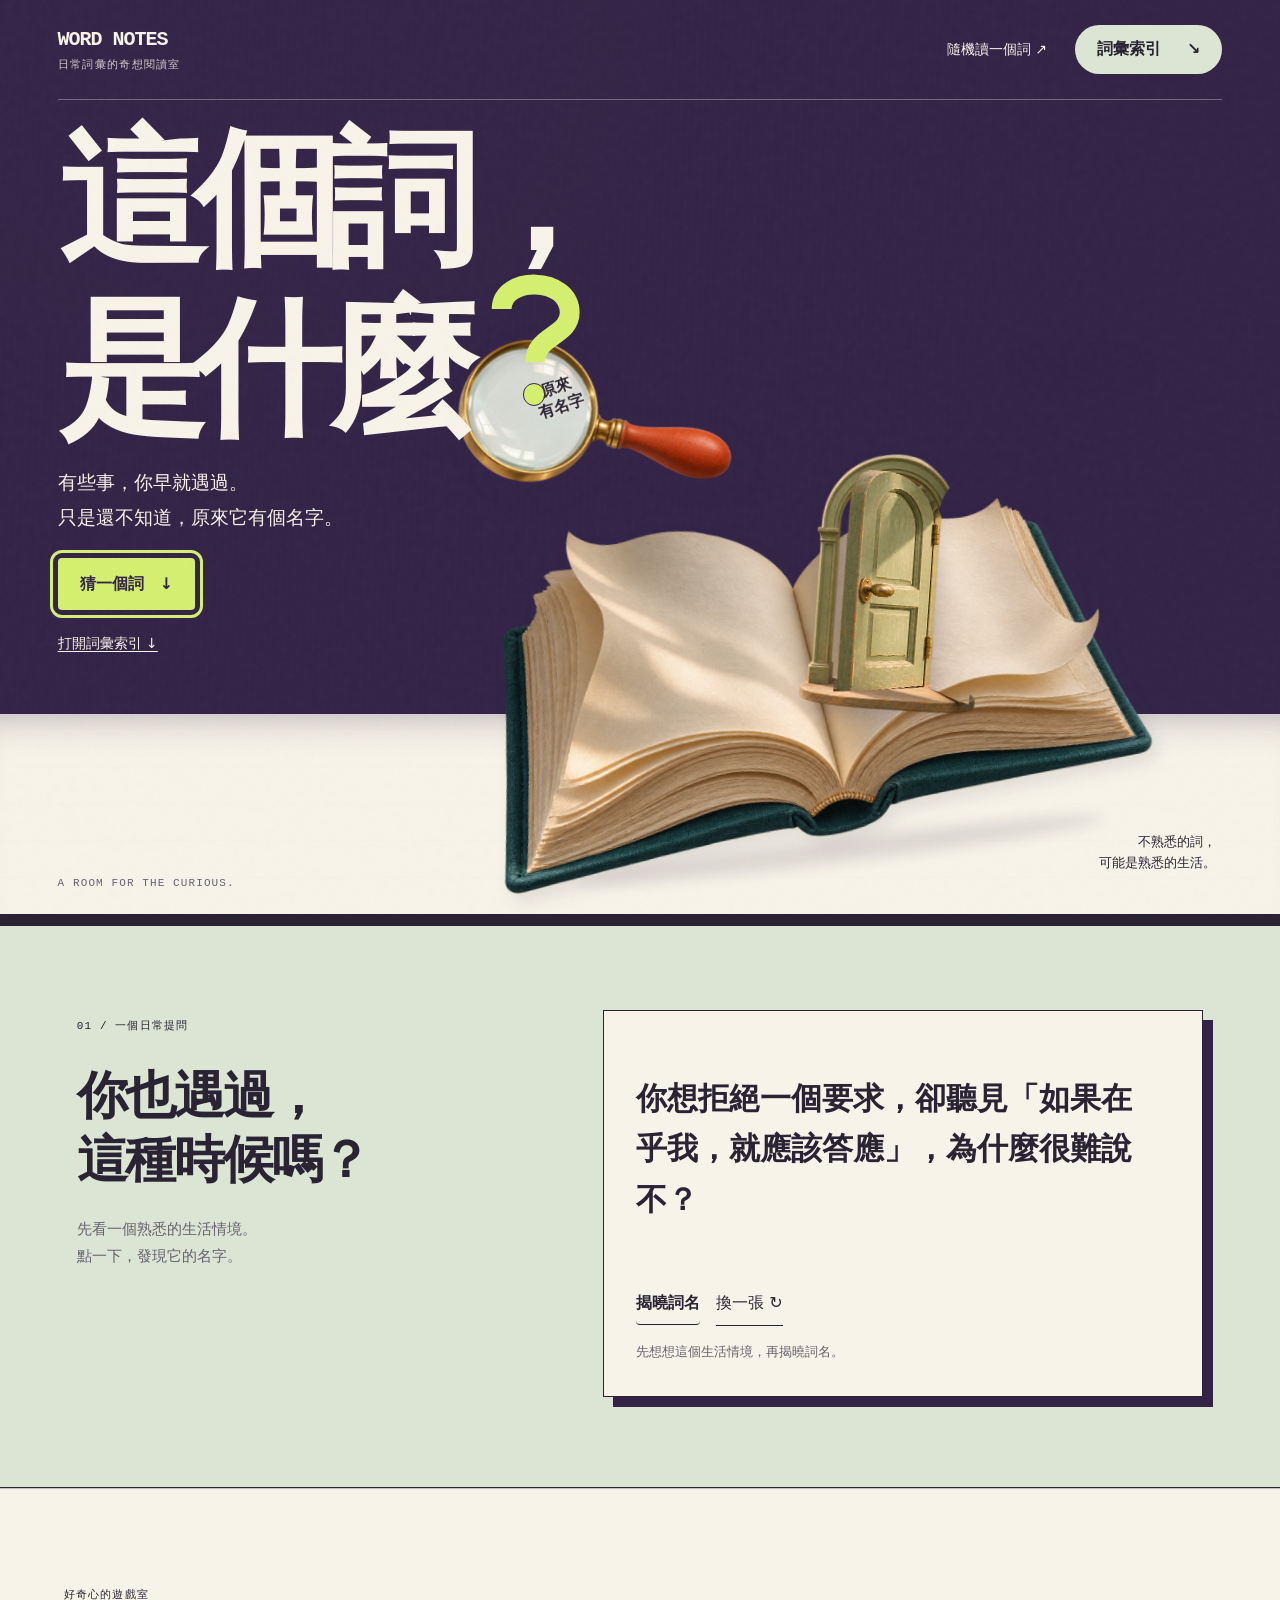
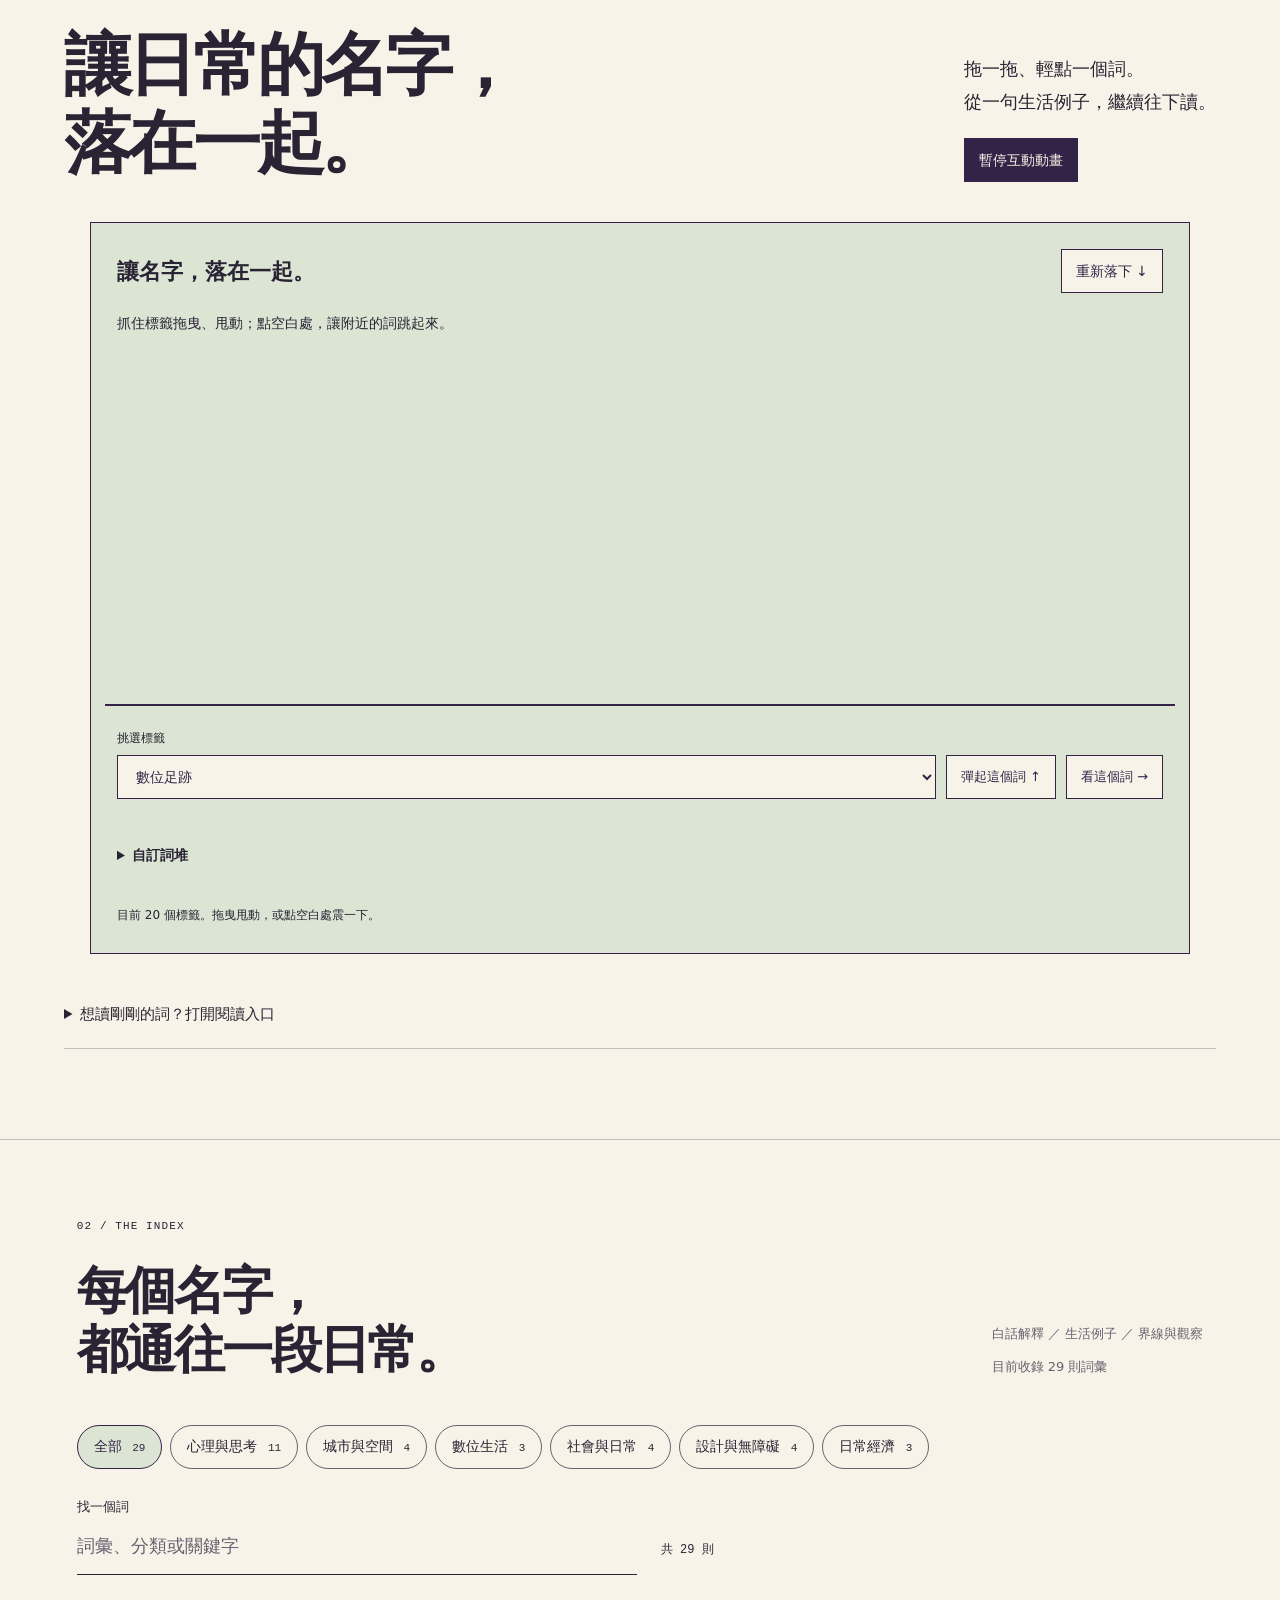
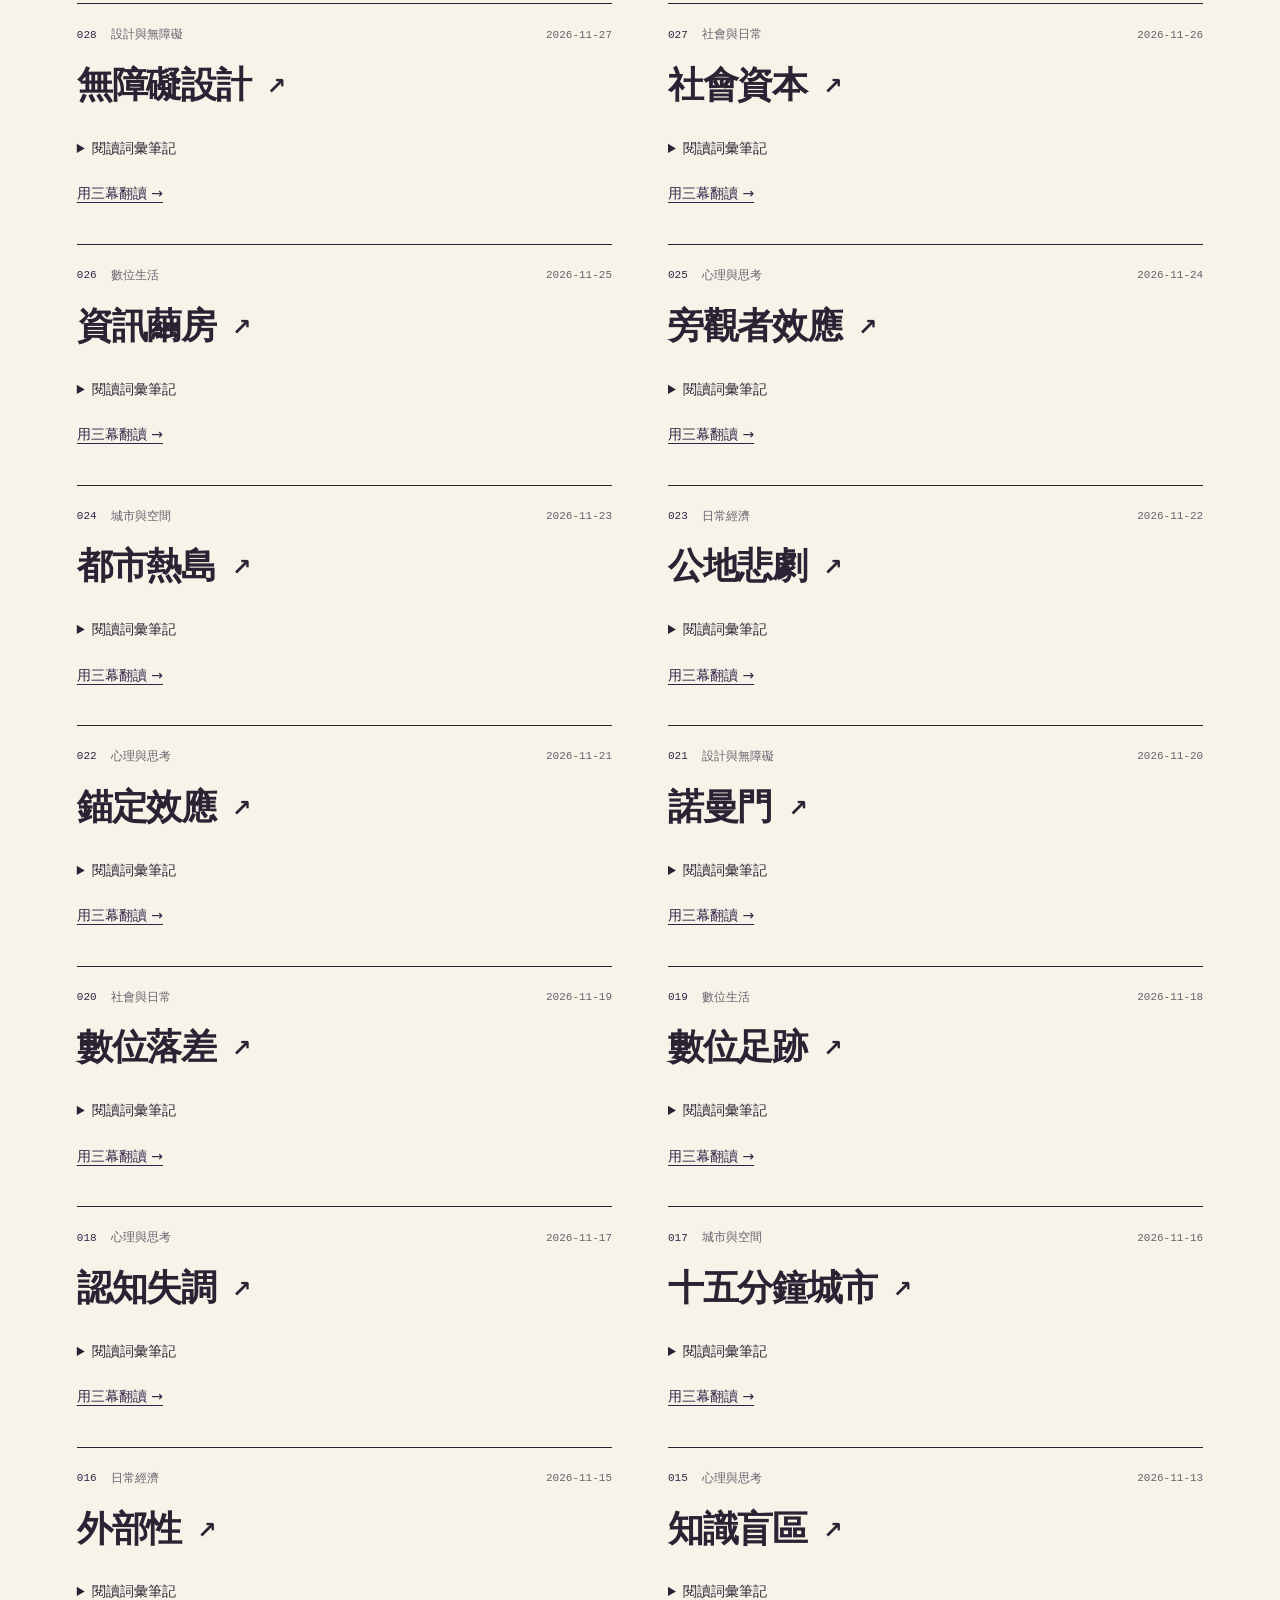
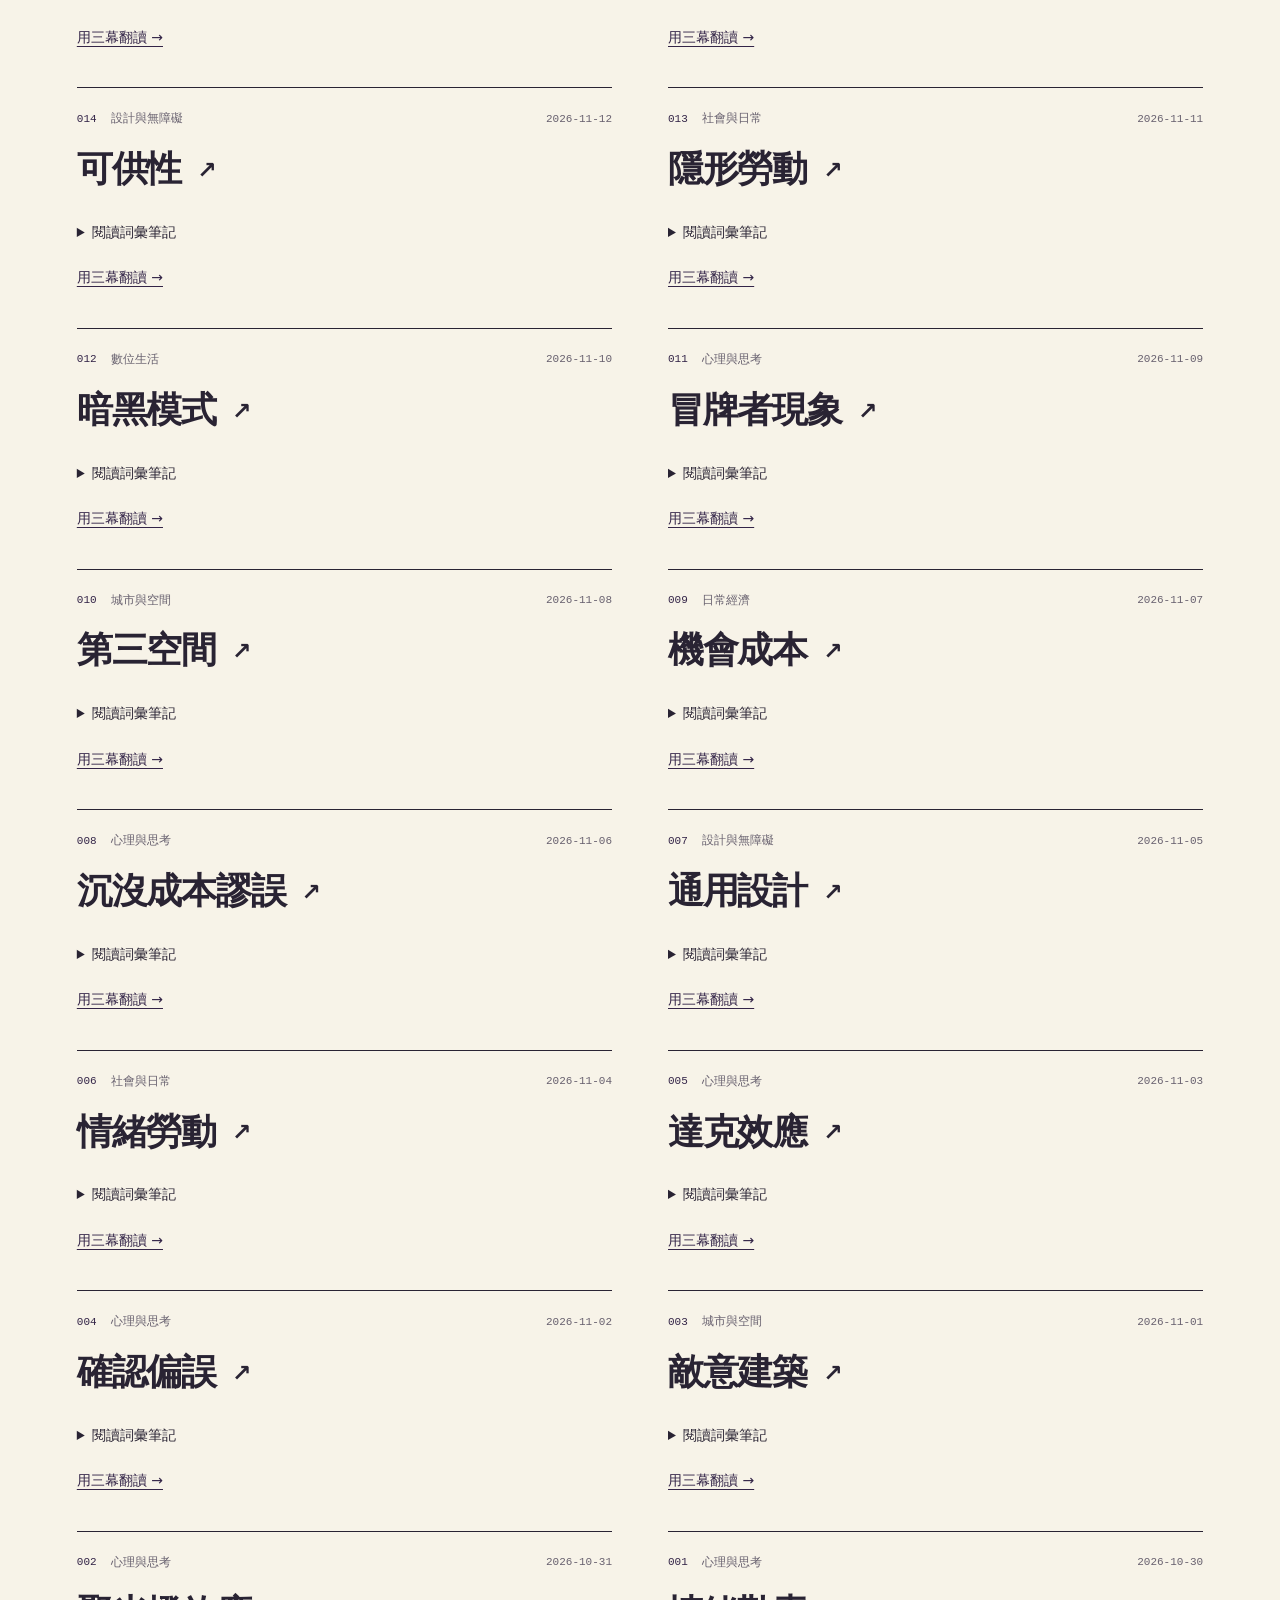
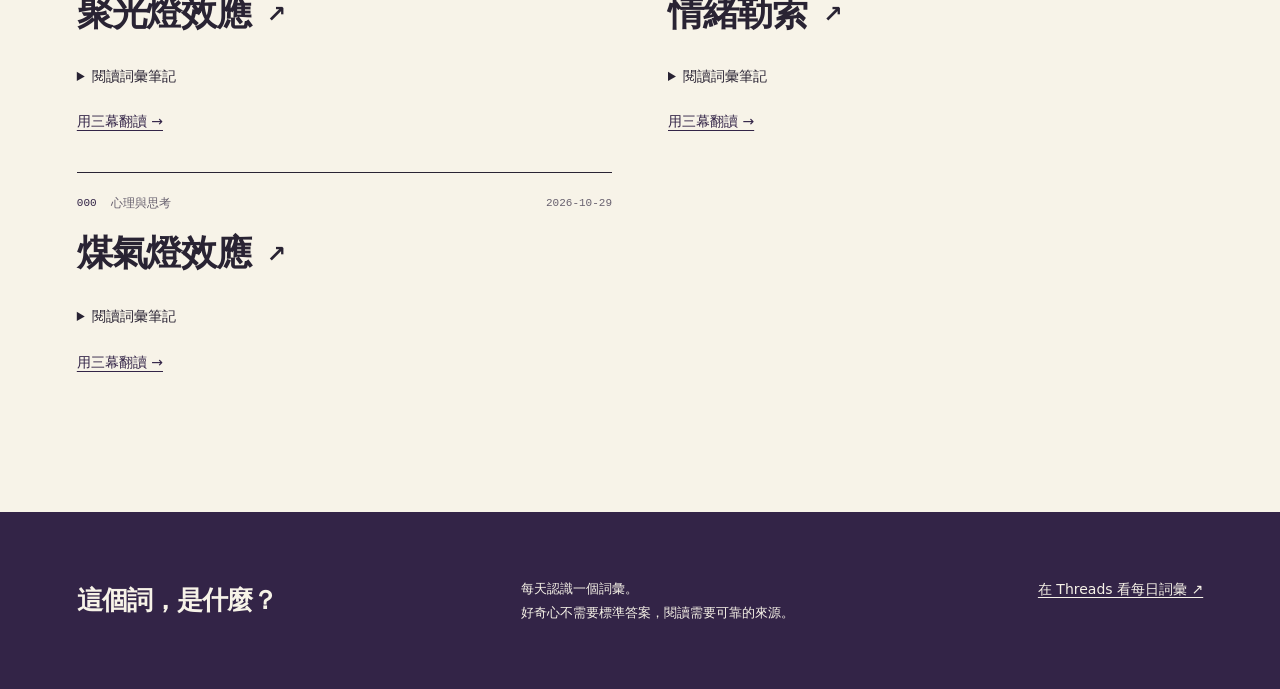
<file: index.html>
<!doctype html>
<html lang="zh-Hant">
<head>
<meta charset="utf-8"><meta name="viewport" content="width=device-width,initial-scale=1">
<meta name="description" content="日常詞彙的奇想閱讀室。用白話解釋、生活例子與可信來源，認識心理、城市、數位與社會中的詞彙。">
<meta name="theme-color" content="#332447"><title>這個詞，是什麼？｜日常詞彙的奇想閱讀室</title>
<script>
/* First home visit in this tab only; never block content if storage is unavailable. */
(()=>{const key='word-notes-entry-v1',nav=performance.getEntriesByType('navigation')[0];let first=false;try{first=!sessionStorage.getItem(key);sessionStorage.setItem(key,'1')}catch{}const reduced=matchMedia('(prefers-reduced-motion: reduce)');const active=first&&(!location.hash||location.hash==='#top')&&(!nav||nav.type==='navigate')&&!reduced.matches;
const state=window.WordIntro={active,wasActive:active,finish(reason='complete'){if(!state.active)return;state.active=false;state.reason=reason;clearTimeout(state.guard);document.documentElement.classList.remove('intro-pending');const overlay=document.getElementById('word-entry');if(overlay){overlay.hidden=true;overlay.dataset.phase='done';overlay.dataset.reason=reason}document.dispatchEvent(new CustomEvent('word:intro-finished',{detail:{reason}}))}};
if(!active)return;document.documentElement.classList.add('intro-pending');state.guard=setTimeout(()=>state.finish('fallback'),3000);document.addEventListener('click',e=>{if(e.target.closest('#entry-skip'))state.finish('skip')});document.addEventListener('keydown',e=>{if(e.key==='Escape'&&state.active){e.preventDefault();state.finish('skip')}});addEventListener('hashchange',()=>state.finish('route'));addEventListener('pageshow',e=>{if(e.persisted)state.finish('history')});reduced.addEventListener('change',()=>{if(reduced.matches)state.finish('reduced')});})();
</script>
<link rel="stylesheet" href="./word_site.css?v=fec810a0c5d9">
<script>window.dataLayer=window.dataLayer||[];function gtag(){window.dataLayer.push(arguments);}window.dataLayer.push({'gtm.start':Date.now(),event:'gtm.js'});</script>
<script async src="https://www.googletagmanager.com/gtm.js?id=GTM-TCWN35KS"></script>
<script defer src="./word_site.js?v=c0ebd36866f2"></script>
<script defer src="./word_motion_lab.js?v=b9d4573435f7"></script>
</head><body>
<section id="word-entry" class="word-entry" aria-label="詞彙掉落開場"><canvas id="entry-canvas" aria-hidden="true"></canvas><button id="entry-skip" type="button">跳過開場 ↗</button></section>
<a class="skip-link" href="#word-index">跳到詞彙索引</a>
<header class="room" id="top">
 <nav class="topbar" aria-label="主要導覽"><a class="wordmark" href="#top">WORD NOTES<span>日常詞彙的奇想閱讀室</span></a><div><a class="nav-random" href="#recommendation">隨機讀一個詞 ↗</a><a class="index-pill" href="#word-index">詞彙索引 <span aria-hidden="true">↘</span></a></div></nav>
 <div class="hero-copy"><div class="poster-title" data-parallax="0.09"><h1><span>這個詞，</span><span>是<span class="what-word">什麼</span><button class="question" type="button" aria-label="讓放大鏡找找：原來有名字"><span class="question-glyph" aria-hidden="true"><svg viewBox="0 0 100 120" focusable="false"><path d="M24 30C24 3 79 3 79 33C79 52 51 51 51 73" fill="none" stroke="currentColor" stroke-width="16"/></svg></span><span class="guide-home" aria-hidden="true"><i class="curiosity-dot"></i></span></button></span></h1></div>
 <div class="room-intro"><p>有些事，你早就遇過。<br>只是還不知道，原來它有個名字。</p><div class="room-actions"><a class="primary start-reading" href="#recommendation">猜一個詞 <span aria-hidden="true">↓</span></a><a class="index-link" href="#word-index">打開詞彙索引 ↓</a></div></div>
 </div>
 <div class="floor" aria-hidden="true"><span class="floor-label">A ROOM FOR THE CURIOUS.</span></div>
 <div class="room-props"><div aria-hidden="true" class="prop-wrap book-wrap" data-parallax="0.03"><div class="book-surface"><img class="prop book" src="./assets/reading-book-v2.png" alt="" width="1536" height="1024" fetchpriority="high"><svg class="turning-page" viewBox="0 0 1536 1024" aria-hidden="true"><defs><linearGradient id="page-light"><stop stop-color="#ac8255"/><stop offset=".18" stop-color="#e9d4b1"/><stop offset=".65" stop-color="#f7ead1"/><stop offset="1" stop-color="#d4b58b"/></linearGradient><filter id="paper-grain"><feTurbulence type="fractalNoise" baseFrequency=".65" numOctaves="2" stitchTiles="stitch"/><feColorMatrix type="saturate" values="0"/><feComposite in2="SourceGraphic" operator="in"/><feBlend in="SourceGraphic" mode="soft-light"/></filter></defs><path class="page-shadow"/><path class="page-sheet" fill="url(#page-light)"/><path class="page-edge" fill="none" stroke="#fff4df" stroke-width="3"/></svg></div></div><div aria-hidden="true" class="prop-wrap door-wrap" data-parallax="0.065"><div class="door-glow" aria-hidden="true"></div><svg class="prop door" viewBox="0 0 1312 1199" aria-hidden="true"><defs><clipPath id="door-frame-mask"><path d="M0 0H1312V1199H0Z M810 345Q830 160 925 135Q1005 125 1005 245V1104L810 1038Z" clip-rule="evenodd"/></clipPath><clipPath id="door-leaf-mask"><path d="M810 345Q830 160 925 135Q1005 125 1005 245V1104L810 1038Z"/></clipPath></defs><image href="./assets/reading-door-v2.png" width="1312" height="1199" clip-path="url(#door-frame-mask)"/><g class="door-leaf"><image href="./assets/reading-door-v2.png" width="1312" height="1199" clip-path="url(#door-leaf-mask)"/></g></svg></div><div class="prop-wrap lens-wrap" data-parallax="-0.04"><div class="lens-body"><button type="button" class="lens-trigger" aria-label="重播放大鏡探索"></button><span class="lens-message" aria-hidden="true">原來<br>有名字</span><img class="prop lens" src="./assets/reading-lens-v2.png" alt="" width="1536" height="1024"></div></div></div>
 <p class="story-caption">有些日常，<br>原來早就有名字。</p><div class="room-note" aria-hidden="true"><span>不熟悉的詞，</span><span>可能是熟悉的生活。</span></div>
<div class="slip-inline-slot"></div></header>
<aside class="word-slip" aria-label="從門內發現的生活情境"><button class="slip-dismiss" type="button" aria-label="收起詞彙紙卡">×</button><a id="slip-read" href="#recommendation"><span>今天的生活提問</span><strong id="slip-title">老師為大腦視覺損傷的孩子製作溝通圖卡時，特別加粗圖案邊框並拉大間距，讓孩子能清楚辨識並點選物品。</strong><span class="slip-cta">揭曉詞名 →</span></a></aside>
<main>
 <section class="selection" id="recommendation" aria-labelledby="recommend-heading">
 <div class="selection-side"><span class="section-no">01 / 一個日常提問</span><h2 id="recommend-heading">你也遇過，<br>這種時候嗎？</h2><p>先看一個熟悉的生活情境。<br>點一下，發現它的名字。</p></div>
 <div class="home-recommendation" data-state="closed"><div class="discovery-front"><span class="guide-dock" aria-hidden="true"></span><h3 id="recommend-scenario">老師為大腦視覺損傷的孩子製作溝通圖卡時，特別加粗圖案邊框並拉大間距，讓孩子能清楚辨識並點選物品。</h3></div>
 <div class="recommend-content" id="recommend-answer" hidden inert><div class="recommend-meta"><span id="recommend-number"></span><span id="recommend-category"></span></div><h3 id="recommend-title" tabindex="-1"></h3><p id="recommend-text"></p><a class="primary" id="recommend-read" href="#recommendation">翻讀這個詞 →</a></div>
 <div class="recommend-actions"><button class="primary" id="recommend-reveal" type="button" aria-controls="recommend-answer" aria-expanded="false" hidden>揭曉詞名</button><div class="switch-control"><button id="recommend-another" type="button" hidden>換一張 ↻</button><span class="switch-dock" aria-hidden="true"></span></div></div><p id="discovery-status" class="discovery-status" role="status" aria-live="polite"></p>
 <noscript><details><summary>揭曉詞名</summary><h3>無障礙設計</h3><p>從公用工作桌的高低到溝通圖卡的排版，為什麼符合法規的設施仍可能難以使用？這些貼心設計背後，藏著哪些針對特定需求的考量？</p><a href="#term-028">翻讀這個詞 →</a></details></noscript></div></section>

 <section class="motion-lab" id="word-motion-lab" aria-labelledby="lab-title">
  <div class="lab-heading"><div><span class="section-no">好奇心的遊戲室</span><h2 id="lab-title">讓日常的名字，<br>落在一起。</h2></div><div><p>拖一拖、輕點一個詞。<br>從一句生活例子，繼續往下讀。</p><button id="lab-pause" type="button" aria-pressed="false" hidden>暫停互動動畫</button></div></div>
  <div class="lab-grid">
   <div class="tag-study"><div class="study-heading"><h3>讓名字，落在一起。</h3><button id="tag-reset" type="button" hidden>重新落下 ↓</button></div><p class="tag-instructions" id="tag-instructions">抓住標籤拖曳、甩動；點空白處，讓附近的詞跳起來。</p><div class="tag-stage"><div id="tag-popover" class="tag-popover" hidden><button type="button" id="tag-popover-close" aria-label="收起詞彙提示">×</button><strong id="tag-popover-title"></strong><p id="tag-popover-scenario"></p><a id="tag-popover-read" href="#word-index">讀這個詞 →</a></div><canvas id="tag-canvas" aria-hidden="true"></canvas><div class="tags-fallback" aria-hidden="true"><span>城市與空間</span><span>數位生活</span><span>日常經濟</span><span>設計與無障礙</span></div></div>
    <div class="tag-keyboard" hidden><label for="tag-target">挑選標籤<select id="tag-target"></select></label><button id="tag-nudge" type="button">彈起這個詞 ↑</button></div>
    <details class="custom-tag-pile"><summary>自訂詞堆</summary><form id="tag-form" hidden><label for="tag-text">換成你想玩的名字<span>用頓號「、」分隔，最多20個，每個最多12字。</span></label><div><input id="tag-text" type="text" maxlength="280" aria-describedby="tag-status" autocomplete="off"><button type="submit">換一堆 ↻</button></div></form></details><p id="tag-status" class="lab-status" role="status" aria-live="polite"></p>
   </div>
  </div>
  <details class="tag-reading"><summary>想讀剛剛的詞？打開閱讀入口</summary><div id="tag-word-links"><a href="#word-index">前往完整詞彙索引 →</a></div><p>自訂標籤只是互動文字；已有收錄的詞才會提供閱讀連結。</p></details>
 </section>
 <section class="index-section" id="word-index" aria-labelledby="index-title"><div class="index-heading"><div><span class="section-no">02 / THE INDEX</span><h2 id="index-title">每個名字，<br>都通往一段日常。</h2></div><p>白話解釋 ／ 生活例子 ／ 界線與觀察<br><span>目前收錄 29 則詞彙</span></p></div>
 <div class="index-tools" hidden><div class="filters" role="group" aria-label="詞彙分類"><button type="button" data-filter="all" aria-pressed="true">全部 <span>29</span></button><button type="button" data-filter="psychology" aria-pressed="false">心理與思考 <span>11</span></button><button type="button" data-filter="urban" aria-pressed="false">城市與空間 <span>4</span></button><button type="button" data-filter="digital" aria-pressed="false">數位生活 <span>3</span></button><button type="button" data-filter="society" aria-pressed="false">社會與日常 <span>4</span></button><button type="button" data-filter="design" aria-pressed="false">設計與無障礙 <span>4</span></button><button type="button" data-filter="everyday" aria-pressed="false">日常經濟 <span>3</span></button></div><div class="search-row"><label for="search">找一個詞<input id="search" type="search" placeholder="詞彙、分類或關鍵字" autocomplete="off"></label><p id="count" role="status" aria-live="polite">共 29 則</p></div></div>
 <noscript><p>所有詞彙都在下方，點「閱讀詞彙筆記」即可閱讀。也可用瀏覽器的尋找功能。</p></noscript>
 <div id="archive"><article id="term-028" data-category="design" data-recommendation-summary="從公用工作桌的高低到溝通圖卡的排版，為什麼符合法規的設施仍可能難以使用？這些貼心設計背後，藏著哪些針對特定需求的考量？" data-scenario="老師為大腦視覺損傷的孩子製作溝通圖卡時，特別加粗圖案邊框並拉大間距，讓孩子能清楚辨識並點選物品。">
<div class="meta"><span class="term-number">028</span><span class="term-category">設計與無障礙</span><time datetime="2026-11-27">2026-11-27</time></div>
<h2><a href="#term-028">無障礙設計</a></h2>
<details><summary>閱讀詞彙筆記</summary><section><h3>白話解釋</h3><p>無障礙設計是指針對特定身心與功能障礙族群的需求，調整實體環境、輔具或資訊界面，以消除使用阻礙的設計原則。</p><p>研究指出許多空間常套用一般成人的坐姿數據，高估了輪椅者的實際坐高，導致標準工作檯面難以真正吻合使用需求。</p></section><section><h3>生活例子</h3><p>自編示意：老師為大腦視覺損傷的孩子製作溝通圖卡時，特別加粗圖案邊框並拉大間距，讓孩子能清楚辨識並點選物品。</p><p>這說明無障礙設計不限於坡道，也包含調整色彩對比、物件大小與視覺偏好，消除資訊落差以提升特定族群的溝通參與。</p></section><section><h3>界線與觀察</h3><p>容易混淆的是，符合單一固定標準不等於完全無障礙；若只套用平均數據，往往會忽略性別與個別身體條件的實質差異。</p><p>平時走訪公共空間時，不妨留意各類設施是否具備調節彈性，以及資訊看板的圖文配置是否能讓不同障礙者輕鬆辨讀。</p></section>
<section><h3>資料來源</h3><ul><li><a href="https://pubmed.ncbi.nlm.nih.gov/42596791/">Seated anthropometry, functional reach, and hand strength in Korean wheelchair users with spinal cord injury: reference percentiles for assistive-technology and accessible design.</a></li><li><a href="https://pubmed.ncbi.nlm.nih.gov/42033791/">Enhancing photographic AAC displays for children with cortical visual impairment: foundations for accessible design and implementation.</a></li></ul><a href="https://www.threads.com/@tooooodayistheday/post/DgPvlDbI2i_">查看 Threads 原文 ↗</a></section></details>
</article>
<article id="term-027" data-category="society" data-recommendation-summary="面對學習挑戰或數位生活時，遇到困難能向家人或師長求助嗎？身邊的人際支持與線上網絡，究竟能在日常中發揮哪些關鍵影響？" data-scenario="小明在準備考試時遇到難題，主動向任課老師請益解題盲點，並與同學組成討論小組彼此分享筆記與互考重點。">
<div class="meta"><span class="term-number">027</span><span class="term-category">社會與日常</span><time datetime="2026-11-26">2026-11-26</time></div>
<h2><a href="#term-027">社會資本</a></h2>
<details><summary>閱讀詞彙筆記</summary><section><h3>白話解釋</h3><p>社會資本通常指個人在人際網絡中所能動用的外部支持資源，包含來自家庭、同儕、師長或社群所提供的實質與情境協助。</p><p>在學術研究中，學者奠基於社會資本理論，常探討家庭、同儕與教師等社會資本如何協助學生應對落差，並在適應中扮演中介角色。</p></section><section><h3>生活例子</h3><p>自編示意：小明在準備考試時遇到難題，主動向任課老師請益解題盲點，並與同學組成討論小組彼此分享筆記與互考重點。</p><p>在上述情境中，老師給予的個別指導以及同學間的互助討論，正是小明在日常學習裡所動用到的教師與同儕社會資本細節。</p></section><section><h3>界線與觀察</h3><p>社會資本容易被誤解為功利的人脈關係，但它本質上是網絡中可獲得的支持資源，且其效果受環境調節，並非人人適用的保證定律。</p><p>平時不妨觀察身處的家庭、校園或線上社團，當面臨難題時有哪些對象能給予具體指引，藉此檢視生活周遭外部網絡的連結狀況。</p></section>
<section><h3>資料來源</h3><ul><li><a href="https://pubmed.ncbi.nlm.nih.gov/43087480/">Digital Inclusion, Social Capital and Academic Achievement Among Chinese Adolescents: Intersectional Analysis and Moderated Mediation Analysis.</a></li><li><a href="https://pubmed.ncbi.nlm.nih.gov/43087466/">Personal Social Capital on Depressive Symptoms Among College Students at a Medical University in China: The Moderated Mediating Role of Implicit Health Beliefs and Adverse Childhood Experiences.</a></li><li><a href="https://pubmed.ncbi.nlm.nih.gov/43087414/">Basic Psychological Need Satisfaction Through AI Use and Digital Well-Being: Virtual Loneliness and Online Social Capital as Serial Mediators.</a></li></ul><a href="https://www.threads.com/@tooooodayistheday/post/DgNKpttmVeS">查看 Threads 原文 ↗</a></section></details>
</article>
<article id="term-026" data-category="digital" data-recommendation-summary="滑串流影音或音樂平台時，推薦清單總是越看越相似嗎？演算法到底會把我們困在同溫層，還是其實能帶來意想不到的新探索？這背後的機制值得深入檢視。" data-scenario="小明在音樂串流軟體連續聽了幾首特定樂團的歌曲後，首頁推薦開始頻繁出現相似風格的新歌（自編示意）。">
<div class="meta"><span class="term-number">026</span><span class="term-category">數位生活</span><time datetime="2026-11-25">2026-11-25</time></div>
<h2><a href="#term-026">資訊繭房</a></h2>
<details><summary>閱讀詞彙筆記</summary><section><h3>白話解釋</h3><p>資訊繭房是指平台依據使用者過去的偏好推薦高度相關內容，進而限制人們接觸新觀點或替代資訊的現象。</p><p>雖然許多文獻與大眾文化認為演算法推薦會加劇政治極化，但其真實影響在學術界始終存在廣泛討論與不同面向的檢驗。</p></section><section><h3>生活例子</h3><p>小明在音樂串流軟體連續聽了幾首特定樂團的歌曲後，首頁推薦開始頻繁出現相似風格的新歌（自編示意）。</p><p>這項情境的關鍵在於演算法雖然推薦了未聽過的新作品，但選曲範疇卻高度侷限在相近類型內，展現出語意受限的推薦特徵。</p></section><section><h3>界線與觀察</h3><p>容易混淆的是，資訊繭房並非絕對封閉的牢籠；研究顯示短期的演算法調整對政策立場的極化效果有限，不應視為人人適用的定律。</p><p>日常使用平台時，不妨比較主動搜尋與系統自動推薦的清單差異，觀察自己在不同瀏覽尺度下所接收到的內容多元程度。</p></section>
<section><h3>資料來源</h3><ul><li><a href="https://pubmed.ncbi.nlm.nih.gov/39964709/">Short-term exposure to filter-bubble recommendation systems has limited polarization effects: Naturalistic experiments on YouTube.</a></li><li><a href="https://pubmed.ncbi.nlm.nih.gov/39900589/">Reframing the filter bubble through diverse scale effects in online music consumption.</a></li><li><a href="https://pubmed.ncbi.nlm.nih.gov/35489842/">Filter bubble effect in the multistate voter model.</a></li></ul><a href="https://www.threads.com/@tooooodayistheday/post/DgKpifikrWd">查看 Threads 原文 ↗</a></section></details>
</article>
<article id="term-025" data-category="psychology" data-recommendation-summary="當身處突發緊急事件現場，周遭明明圍繞著許多人，為何大家反而容易停下動作而未伸出援手？這背後隱含著哪些值得探討的心理機制？" data-scenario="在人潮擁擠的月台上，有位乘客突發身體不適倒地，周圍眾多候車民眾紛紛駐足觀望。">
<div class="meta"><span class="term-number">025</span><span class="term-category">心理與思考</span><time datetime="2026-11-24">2026-11-24</time></div>
<h2><a href="#term-025">旁觀者效應</a></h2>
<details><summary>閱讀詞彙筆記</summary><section><h3>白話解釋</h3><p>旁觀者效應是指在突發緊急狀況下，當現場有其他人在場時，人們反而未能提供必要協助的心理現象。</p><p>相關研究最初源於旁觀者在緊急狀況下未能施援的廣泛報導事件，探討抑制救助的人際與心理歷程。</p></section><section><h3>生活例子</h3><p>自編示意：在人潮擁擠的月台上，有位乘客突發身體不適倒地，周圍眾多候車民眾紛紛駐足觀望。</p><p>此情境中，大家看見他人沒反應而誤認無需協助，或是因責任分散而未上前，正與該詞彙密切相關。</p></section><section><h3>界線與觀察</h3><p>容易混淆的界線在於，此詞指緊急時因他人在場而未施援的心理歷程，不同於生醫抗體藥物複合體擴散殺傷的同名效應。</p><p>日常可觀察身處突發事件時，自己是否因他人未動作而誤判不需協助，藉此反思這段心理歷程。</p></section>
<section><h3>資料來源</h3><ul><li><a href="https://dictionary.apa.org/bystander-effect">bystander effect – APA Dictionary of Psychology</a></li><li><a href="https://pubmed.ncbi.nlm.nih.gov/43062597/">In Vitro Evaluation of the Bystander Effect of Antibody-Drug Conjugates.</a></li></ul><a href="https://www.threads.com/@tooooodayistheday/post/DgIBJ56HeC_">查看 Threads 原文 ↗</a></section></details>
</article>
<article id="term-024" data-category="urban" data-recommendation-summary="走在建築密集的市中心，你是否常覺得入夜後依然悶熱難耐？這種核心市區溫度高於周邊郊區的溫差現象，究竟如何影響我們的生活？" data-scenario="炎夏夜晚小霖騎車從近郊進入高樓林立的市中心，立刻感受到周圍空氣明顯變得滯悶發燙。">
<div class="meta"><span class="term-number">024</span><span class="term-category">城市與空間</span><time datetime="2026-11-23">2026-11-23</time></div>
<h2><a href="#term-024">都市熱島</a></h2>
<details><summary>閱讀詞彙筆記</summary><section><h3>白話解釋</h3><p>都市熱島是指因高密度都市化發展，導致市中心地表與氣溫明顯高於周圍郊區的局部增溫現象。</p><p>文獻指出氣候暖化與都市密集化加劇了此效應，市中心氣溫甚至可比周邊郊區高出攝氏二到八度。</p></section><section><h3>生活例子</h3><p>自編示意：炎夏夜晚小霖騎車從近郊進入高樓林立的市中心，立刻感受到周圍空氣明顯變得滯悶發燙。</p><p>情境中市區高於郊區的明顯溫差，正對應了文獻測量市中心地表溫度高於周邊近郊的熱島核心特徵。</p></section><section><h3>界線與觀察</h3><p>都市熱島常被誤以為單靠小規模工程綠化就能輕易解決，但研究指出其降溫效果多偏向局部且受限制。</p><p>日常漫步時不妨對比大面積植被與純水泥街區的體感溫差，思考都市擴建與環境降溫間的規劃平衡。</p></section>
<section><h3>資料來源</h3><ul><li><a href="https://pubmed.ncbi.nlm.nih.gov/42617300/">Can urban green infrastructure influence the urban heat island effect and air quality nexus?</a></li><li><a href="https://pubmed.ncbi.nlm.nih.gov/42546420/">Urban heat island and risk of rheumatoid arthritis: Insights from genetic predisposition and proteomics.</a></li><li><a href="https://pubmed.ncbi.nlm.nih.gov/42484132/">Urban heat island intensity and chikungunya incidence: a multi-city time-series analysis in Brazil.</a></li></ul><a href="https://www.threads.com/@tooooodayistheday/post/DgFcbt2HbHA">查看 Threads 原文 ↗</a></section></details>
</article>
<article id="term-023" data-category="everyday" data-recommendation-summary="辦公室茶水間的公用零食，為什麼常常一下就被拿光，最後卻沒有人願意主動補充？這背後其實隱含著共享資源面臨耗竭的經典困境。" data-scenario="公用冰箱的食材大家都能拿，為什麼最後沒有人補貨？">
<div class="meta"><span class="term-number">023</span><span class="term-category">日常經濟</span><time datetime="2026-11-22">2026-11-22</time></div>
<h2><a href="#term-023">公地悲劇</a></h2>
<details><summary>閱讀詞彙筆記</summary><section><h3>白話解釋</h3><p>公地悲劇描述一群人共同使用某種共享資源時，因為缺乏節制與維護，最終導致資源耗盡或崩潰的現象。</p><p>這項概念是賽局理論中的基礎核心問題，常被學者用於研究生態演化動力學，探討背叛者與合作者在共享資源下的互動困境。</p></section><section><h3>生活例子</h3><p>自編示意：在合租公寓裡，大家都能自由取用客廳公用冰箱的雞蛋與牛奶，卻往往沒有房客主動掏錢補貨或清理過期食品。</p><p>關鍵細節在於每個人享受使用資源的全部好處，卻把維護成本留給所有人分擔，最終導致公用食材見底且冰箱無人維護。</p></section><section><h3>界線與觀察</h3><p>公地悲劇並非單純指涉個人道德敗壞或自私，而是共享資源缺乏有效規範與誘因機制時，集體面臨的結構性困境。</p><p>日常觀察時，可以思考團體中是否存在合適的激勵制度與互惠機制，能促使大家主動維護共享設施而非坐享其成。</p></section>
<section><h3>資料來源</h3><ul><li><a href="https://pubmed.ncbi.nlm.nih.gov/42776033/">Reciprocity-induced proliferation: Survival resonance and equilibrium beyond the tragedy of the commons.</a></li><li><a href="https://pubmed.ncbi.nlm.nih.gov/42496440/">Tragedy of the commons through regime shifts in eco-evolutionary dynamics of renewable resources with Allee effects.</a></li><li><a href="https://pubmed.ncbi.nlm.nih.gov/41715789/">Prevention of the tragedy of the commons mediated by a noisy information channel.</a></li></ul><a href="https://www.threads.com/@tooooodayistheday/post/DgC3jnMnUM2">查看 Threads 原文 ↗</a></section></details>
</article>
<article id="term-022" data-category="psychology" data-recommendation-summary="面對不確定的數字或情境時，你是否曾發現第一個映入眼簾的訊息，會深深牽引後續所有的判斷，甚至讓人難以客觀修正想法？" data-scenario="看到商品原價一萬元，再看特價五千元，為什麼突然覺得很划算？">
<div class="meta"><span class="term-number">022</span><span class="term-category">心理與思考</span><time datetime="2026-11-21">2026-11-21</time></div>
<h2><a href="#term-022">錨定效應</a></h2>
<details><summary>閱讀詞彙筆記</summary><section><h3>白話解釋</h3><p>這是在面對不確定情況時，人們形成認知或進行數量判斷，往往過度依賴最初接收到的數值或初始印象，且事後未能依據新資訊充分修正的心理傾向。</p><p>在心理學文獻中，此現象也被稱為「錨定與調整捷思」或「錨定效應」，屬於人在不確定環境中進行認知與數量評估時常見的思維歷程。</p></section><section><h3>生活例子</h3><p>自編示意：在傳染病流行區面對發燒患者時，醫療團隊若一開始看到快篩陽性，便可能直覺認定該病患就是罹患登革熱。</p><p>此處的最初檢驗結果成為認知錨點，使診斷焦點過度停留在初步資訊，進而可能忽略非典型重症或合併感染等後續關鍵線索。</p></section><section><h3>界線與觀察</h3><p>這項偏誤並非指最初的資訊必然錯誤，而是指決策者在不確定環境中，過度偏向初始錨點而未能給予後續客觀證據應有的權重。</p><p>日常評估判斷時，可以主動自問：如果最初接收到的起點數值或第一印象完全不同，自己現在得出的結論是否依然站得住腳？</p></section>
<section><h3>資料來源</h3><ul><li><a href="https://dictionary.apa.org/anchoring-bias">anchoring bias – APA Dictionary of Psychology</a></li><li><a href="https://pubmed.ncbi.nlm.nih.gov/42866750/">When dengue is not the answer: diagnostic anchoring bias in febrile illnesses in conflict-affected settings.</a></li></ul><a href="https://www.threads.com/@tooooodayistheday/post/DgASqgkne25">查看 Threads 原文 ↗</a></section></details>
</article>
<article id="term-021" data-category="design" data-recommendation-summary="明明握住了把手，拉了兩次才發現門上寫著「推」？有些日常小挫折，線索就藏在物件的外觀裡。從一扇讓人遲疑的門，看看設計如何影響你的下一步。" data-scenario="你也推過一扇其實要拉的門嗎？">
<div class="meta"><span class="term-number">021</span><span class="term-category">設計與無障礙</span><time datetime="2026-11-20">2026-11-20</time></div>
<h2><a href="#term-021">諾曼門</a></h2>
<details><summary>閱讀詞彙筆記</summary><section><h3>白話解釋</h3><p>諾曼門是指外觀給出錯誤操作線索，讓人難以直覺判斷該推還是該拉的門，是設計領域用來描述這類困惑的說法。</p><p>這個名稱與設計學者 Don Norman 有關；他的著作《日常的設計》討論了門及日常用品如何給出誤導的操作線索。</p></section><section><h3>生活例子</h3><p>在自編示意的情境中，當你走進一棟公共大樓，看見門上裝著直立式拉把手，直覺伸手拉動卻發現門紋絲不動。</p><p>這個問題的細節在於把手造型給予了拉的誤導訊號，實際上卻得靠推，甚至需要額外貼上推拉貼紙才能使用。</p></section><section><h3>界線與觀察</h3><p>它指的是操作提示不清，與門被鎖住或機械故障不同；文字與點字標示具無障礙功能，但好設計應更為直覺。</p><p>平時可以觀察各類設施是否具備清晰線索，例如用平板暗示推、把手暗示拉，或藉由自動門打造無障礙環境。</p></section>
<section><h3>資料來源</h3><ul><li><a href="https://www.afb.org/blog/entry/intentional-design-everyone-mind">Intentional Design with Everyone in Mind | American Foundation for the Blind</a></li><li><a href="https://99percentinvisible.org/article/norman-doors-dont-know-whether-push-pull-blame-design/">Norman Doors: Don&#x27;t Know Whether to Push or Pull? Blame Design. - 99% Invisible</a></li></ul><a href="https://www.threads.com/@tooooodayistheday/post/Df91TstAT13">查看 Threads 原文 ↗</a></section></details>
</article>
<article id="term-020" data-category="society" data-recommendation-summary="同樣是線上掛號，有人幾秒就完成，有人卻卡在網路、設備或操作畫面。當生活越來越依賴手機，哪些人比較容易被留在門外？一起看看那些不易察覺的門檻。" data-scenario="同樣是線上掛號，為什麼有人一下就完成，有人卻卡在第一步？">
<div class="meta"><span class="term-number">020</span><span class="term-category">社會與日常</span><time datetime="2026-11-19">2026-11-19</time></div>
<h2><a href="#term-020">數位落差</a></h2>
<details><summary>閱讀詞彙筆記</summary><section><h3>白話解釋</h3><p>數位落差是指不同族群在接觸與使用數位科技時，因設備、網路普及或資源條件不同所形成的差距。這會實質影響公眾享有各類數位服務的機會。</p><p>以臺灣為例，主管機關便持續推動偏鄉通訊網路韌性與數據通信接取普及服務。國外調查亦顯示，數位科技的落差並非單一現象，各項工具的使用門檻各異。</p></section><section><h3>生活例子</h3><p>自編示意：小陳想替長輩線上掛號，發現老家缺乏固網寬頻，長輩僅習慣傳訊息，難以自行操作病患入口網站查詢就診與檢查紀錄。</p><p>此情境點出數位落差的細節：固網寬頻與操作熟悉度等外部條件，直接影響長輩使用線上醫療服務，突顯基礎建設與介面近用的重要性。</p></section><section><h3>界線與觀察</h3><p>容易混淆的界線在於，人們常以為擁有手機就代表沒有數位落差。但能收發訊息不等於能順利使用特定線上服務，各工具的資源門檻大不相同。</p><p>日常觀察時不妨思考：當公共申辦或醫療服務全面轉向數位時，缺乏固定網路或必要指引的群體，是否可能在無意間被排除在服務之外？</p></section>
<section><h3>資料來源</h3><ul><li><a href="https://moda.gov.tw/">moda — 數位發展部 Ministry of Digital Affairs</a></li><li><a href="https://pubmed.ncbi.nlm.nih.gov/43040837/">One Digital Divide or Three? Patient Portal, Telehealth, and Wearable Use in a National Survey.</a></li></ul><a href="https://www.threads.com/@tooooodayistheday/post/Df7R7AbE2Ze">查看 Threads 原文 ↗</a></section></details>
</article>
<article id="term-019" data-category="digital" data-recommendation-summary="查過的商品隔天又出現在廣告裡，早已忘記的留言卻仍能被找到。每次搜尋、點擊和分享，可能留下哪些痕跡？從日常上網習慣，重新看看自己的數位身影。" data-scenario="早就忘記的一次點擊，為什麼還能在網路上留下痕跡？">
<div class="meta"><span class="term-number">019</span><span class="term-category">數位生活</span><time datetime="2026-11-18">2026-11-18</time></div>
<h2><a href="#term-019">數位足跡</a></h2>
<details><summary>閱讀詞彙筆記</summary><section><h3>白話解釋</h3><p>數位足跡是指使用者在數位環境中活動時，所留下被系統記錄的行為軌跡、互動數據與各類殘存資料。</p><p>相關文獻不僅探討創作者的公開足跡與互動指標，2024年亦有學者提出架構，探討將其導入長期族群研究。</p></section><section><h3>生活例子</h3><p>自編示意：小華向網路服務供應商申請寬頻並瀏覽網站，伺服器後端同時記錄了他的連線時段與傳輸殘存資料。</p><p>這些因日常上網而在電信系統後台被動留存的數位殘留紀錄，正是小華在網路環境中所累積的數位足跡。</p></section><section><h3>界線與觀察</h3><p>留下數位足跡不代表資料能直接創造價值；研究顯示這些數據常依賴第三方平台，並存在缺失與測量誤差。</p><p>日常享受個人化服務時，可主動觀察業者是否透明揭露隱私與資料收集界線，反思其是否符合自身預期與信任。</p></section>
<section><h3>資料來源</h3><ul><li><a href="https://pubmed.ncbi.nlm.nih.gov/42866088/">Digital Footprint and Audience Engagement Among Infectious Diseases Medical Educators on TikTok.</a></li><li><a href="https://pubmed.ncbi.nlm.nih.gov/42109587/">Digital Footprint and Its Impact on Improving Customer Experience: An Exploratory Study of a Sample of Internet Companies in Nineveh Governorate.</a></li><li><a href="https://pubmed.ncbi.nlm.nih.gov/40463363/">Linking digital footprint data into longitudinal population studies.</a></li></ul><a href="https://www.threads.com/@tooooodayistheday/post/Df4kP0Yk0CM">查看 Threads 原文 ↗</a></section></details>
</article>
<article id="term-018" data-category="psychology" data-recommendation-summary="明知道熬夜後會很累，卻還是說「晚上才有自己的時間」。當行動和原本相信的事撞在一起，我們會怎麼讓自己好過一點？這個詞也許能替那份矛盾取個名字。" data-scenario="原本相信的一套做法，遇到新環境卻行不通，心裡那份矛盾從哪裡來？">
<div class="meta"><span class="term-number">018</span><span class="term-category">心理與思考</span><time datetime="2026-11-17">2026-11-17</time></div>
<h2><a href="#term-018">認知失調</a></h2>
<details><summary>閱讀詞彙筆記</summary><section><h3>白話解釋</h3><p>認知失調是指個人的認知系統中，存在兩個以上相互矛盾的想法、信念或行為時，所引發的一種不愉快心理狀態。</p><p>這個概念最早由心理學家費斯汀格提出，它會像飢餓等生理驅力般激發動機，促使個體主動去減輕失調感受。</p></section><section><h3>生活例子</h3><p>自編示意：一名留學生帶著母國熟悉的學習習慣抵達歐洲，卻發現當地大學的規範與既有經驗產生了強烈衝突。</p><p>關鍵細節在於「過去習得的求學認知」與「當前環境的體制現實」互不一致，因而誘發了適應上的內在失調感。</p></section><section><h3>界線與觀察</h3><p>容易混淆的界線在於，認知失調並非單純的人際意見分歧，而是個人內在多個認知元素產生矛盾所造成的張力。</p><p>日常不妨嘗試進行結構化自我反思：當察覺心裡莫名彆扭時，靜下心檢視究竟是哪兩個認知或信念正在相互衝突。</p></section>
<section><h3>資料來源</h3><ul><li><a href="https://dictionary.apa.org/cognitive-dissonance">cognitive dissonance – APA Dictionary of Psychology</a></li><li><a href="https://pubmed.ncbi.nlm.nih.gov/42990913/">Psychological pathways of intercultural adaptation among international students in Europe: identity negotiation and cognitive dissonance in counselling and mentoring contexts.</a></li></ul><a href="https://www.threads.com/@tooooodayistheday/post/Df1_eRPkybJ">查看 Threads 原文 ↗</a></section></details>
</article>
<article id="term-017" data-category="urban" data-recommendation-summary="如果買菜、看診、散步和接孩子，都能在住家附近完成，一天會有什麼不同？走得到不一定代表人人都好走，從一趟日常出門，想想你理想中的生活圈。" data-scenario="如果買菜、上學和散步，都能從家裡走路到達，一天會有什麼不同？">
<div class="meta"><span class="term-number">017</span><span class="term-category">城市與空間</span><time datetime="2026-11-16">2026-11-16</time></div>
<h2><a href="#term-017">十五分鐘城市</a></h2>
<details><summary>閱讀詞彙筆記</summary><section><h3>白話解釋</h3><p>十五分鐘城市是指居民透過步行或騎自行車，在十五分鐘內就能抵達並滿足日常基本生活需求的都市規劃概念。</p><p>此概念在研究與規劃中備受關注，核心在於透過密度、多樣性與設計三項要素，達成多功能鄰里的就近可及性。</p><p>詞彙網站首頁：https://tooooodayistheday-maker.github.io/what-is-this-word/</p></section><section><h3>生活例子</h3><p>自編示意：小林住在複合生活圈，早上下樓散步就能採買生鮮並送小孩上學，傍晚還能步行到口袋公園散步休憩。</p><p>這個情境的核心細節在於各類日常機能與休閒綠地皆在短程徒步範圍內，不必依賴開車即可滿足每日活動。</p></section><section><h3>界線與觀察</h3><p>容易混淆的是它不只是市中心步行便利，若忽略外圍市郊的高汽車依賴，或欠缺自然綠地與生物多樣性，便不算完整實踐。</p><p>日常可觀察周遭除了商家外，是否擁有具生態價值的口袋公園或社區花園，並思考不同社群是否享有平等的綠意空間。</p></section>
<section><h3>資料來源</h3><ul><li><a href="https://pubmed.ncbi.nlm.nih.gov/42338527/">Assessing human-scale green equity in the 15-minute city using street-view-based visual landscape indicators and explainable machine learning: a case study of Chengdu, China.</a></li><li><a href="https://pubmed.ncbi.nlm.nih.gov/41115971/">Resetting the clock by integrating urban nature and its biodiversity into the 15-minute city concept.</a></li><li><a href="https://pubmed.ncbi.nlm.nih.gov/41112176/">Exploring the 15-Minute City concept for the urban outskirts: a systematic literature review.</a></li></ul><a href="https://www.threads.com/@tooooodayistheday/post/DfzeFI4H2vH">查看 Threads 原文 ↗</a></section></details>
</article>
<article id="term-016" data-category="everyday" data-recommendation-summary="隔壁施工的聲音讓你無法休息，街角新種的樹卻讓整條路更涼。有人做了一個決定，影響為什麼會落在旁人身上？從身邊的小事，看見價格以外的得與失。" data-scenario="隔壁施工讓你睡不好，這份代價為什麼沒有算在對方的帳上？">
<div class="meta"><span class="term-number">016</span><span class="term-category">日常經濟</span><time datetime="2026-11-15">2026-11-15</time></div>
<h2><a href="#term-016">外部性</a></h2>
<details><summary>閱讀詞彙筆記</summary><section><h3>白話解釋</h3><p>外部性是指個別主體的經濟行為對整體社會產生了額外影響，造成私人決策利益與社會成本效益脫節。</p><p>在經濟學研究中，外部性常源於誘因錯位，學者通常探討如何藉由庇古稅等財政手段將社會成本內部化。</p></section><section><h3>生活例子</h3><p>自編示意：病患或農牧業者為了快速見效而大量使用抗生素，雖然滿足了當下的私人需求，卻促使抗藥性菌株加速擴散。</p><p>關鍵細節在於抗藥性帶來的社會成本未反映在藥價中，這種由旁人與整體醫療體系承擔的後果正是典型的負外部性。</p></section><section><h3>界線與觀察</h3><p>容易混淆的是以為外部性只有負面衝擊；其實生產活動既會帶來化肥污染等代價，也能產生涵養水源與碳匯等效益。</p><p>平時觀察各類經濟活動時，不妨檢視該行為所產生的正面貢獻或環境代價，是否由未參與決策的第三方與社會共同承受？</p></section>
<section><h3>資料來源</h3><ul><li><a href="https://pubmed.ncbi.nlm.nih.gov/42639889/">Spatial-temporal variations of externality value of rice production environment in the Yangtze River Economic Belt.</a></li><li><a href="https://pubmed.ncbi.nlm.nih.gov/41979908/">Antimicrobial resistance as an economic externality: optimal control, Pigouvian taxation, and governance implications.</a></li><li><a href="https://pubmed.ncbi.nlm.nih.gov/40813008/">[Spatiotemporal Evolution and Driving Factors of Net Carbon Sink in Rice Production in Hunan Province: An Externality Perspective].</a></li></ul><a href="https://www.threads.com/@tooooodayistheday/post/Dfw18ARk9o-">查看 Threads 原文 ↗</a></section></details>
</article>
<article id="term-015" data-category="psychology" data-recommendation-summary="會議上大家都點頭，直到有人問了一句，才發現自己從沒想過那個角度。你怎麼察覺那些還不知道自己不知道的事？好奇心有時從一個很簡單的提問開始。" data-scenario="教學影片看起來都懂，關掉後卻說不出步驟，你也遇過嗎？">
<div class="meta"><span class="term-number">015</span><span class="term-category">心理與思考</span><time datetime="2026-11-13">2026-11-13</time></div>
<h2><a href="#term-015">知識盲區</a></h2>
<details><summary>閱讀詞彙筆記</summary><section><h3>白話解釋</h3><p>「知識盲區」是一個描述性用語，指人們在學習或思考時，完全沒有注意到自己在哪裡缺少了特定知識。</p><p>相關的後設認知概念是指對自身認知歷程的覺察與控制。研究指出自主學習仰賴監控自己不懂之處，進而主動彌補知識缺口。</p></section><section><h3>生活例子</h3><p>自編示意：小華在閱讀烹飪教學時覺得每個環節都很合理，自信地合上筆記準備實作，腦中卻說不出具體的操作步驟。</p><p>閱讀當下的理解感容易讓人誤以為掌握了全貌，直到闔上資料無法具體說明，才顯露出先前完全沒意識到的步驟缺口與盲區。</p></section><section><h3>界線與觀察</h3><p>知識盲區僅是日常描述未察覺缺口的用語，並非後設認知的同義詞。研究中外部回饋引導兒童填補缺口的發現，也不應推論至所有人。</p><p>平時學完新觀念後，不妨先不看參考資料，試著用自己的話把流程完整解釋一遍，藉由卡住的環節來自我檢視是否存在盲區。</p></section>
<section><h3>資料來源</h3><ul><li><a href="https://pubmed.ncbi.nlm.nih.gov/42826591/">Feedback helps children seek information to fill knowledge gaps.</a></li><li><a href="https://dictionary.apa.org/metacognition">metacognition – APA Dictionary of Psychology</a></li></ul><a href="https://www.threads.com/@tooooodayistheday/post/DfrsRevlMPl">查看 Threads 原文 ↗</a></section></details>
</article>
<article id="term-014" data-category="design" data-recommendation-summary="看見椅子想坐下，看到把手想伸手握住，但換一個人或情境，還能做同樣的事嗎？從身邊的日常物件出發，看看「能做什麼」和「看起來能做什麼」的差別。" data-scenario="看見一塊平整的門板，為什麼手會自然想往前推？">
<div class="meta"><span class="term-number">014</span><span class="term-category">設計與無障礙</span><time datetime="2026-11-12">2026-11-12</time></div>
<h2><a href="#term-014">可供性</a></h2>
<details><summary>閱讀詞彙筆記</summary><section><h3>白話解釋</h3><p>可供性是指環境或物品與使用者之間具備的行動屬性，也就是設計能提示或支援使用者進行哪些具體操作。</p><p>該詞源自心理學家吉布森對行動屬性的定義，後由諾曼引入設計領域並強調感知可供性，認知研究也證實其影響場景辨識。</p></section><section><h3>生活例子</h3><p>自編示意：走進公共場所看見門上裝有平整金屬板，或是面對公共導覽機螢幕時，人們通常會直接伸手按壓或觸摸面板。</p><p>金屬平板實體結構天然支援推的動作，而螢幕外觀則引導觸碰，這種無須閱讀文字就能察覺操作可能的細節即為可供性。</p></section><section><h3>界線與觀察</h3><p>容易混淆的是，可供性指動作發生的潛在可能，而軟體捲軸等操作習慣則是後天習得的文化慣例，兩者常被相互混淆。</p><p>日常觀察設計時，不妨思考使用者無法順暢操作，究竟是因為缺乏直觀察覺的感知可供性，還是介面違背了既有文化慣例？</p></section>
<section><h3>資料來源</h3><ul><li><a href="https://jnd.org/affordances-and-design/">Affordances and Design – Don Norman&#x27;s JND.org</a></li><li><a href="https://pubmed.ncbi.nlm.nih.gov/40626811/">Function over form: The temporal evolution of affordance-based scene categorization.</a></li></ul><a href="https://www.threads.com/@tooooodayistheday/post/DfpIMK-lFEV">查看 Threads 原文 ↗</a></section></details>
</article>
<article id="term-013" data-category="society" data-recommendation-summary="聚餐順利結束，大家記得餐點，卻不一定看見訂位、提醒和收拾的人。那些沒有列進工作清單的付出去了哪裡？從一場小聚會，留意日常背後默默運轉的安排。" data-scenario="一場聚會很順利，但訂位、提醒和收拾的人，為什麼總被忽略？">
<div class="meta"><span class="term-number">013</span><span class="term-category">社會與日常</span><time datetime="2026-11-11">2026-11-11</time></div>
<h2><a href="#term-013">隱形勞動</a></h2>
<details><summary>閱讀詞彙筆記</summary><section><h3>白話解釋</h3><p>隱形勞動是指在體系運作或日常生活中持續付出心力，卻常未被正式看見、認可或給予相應報酬的實質勞動。</p><p>文獻指出，無論是照顧者跨領域協調資源，或專業者在正規職責外承擔的額外溝通，皆屬體系外的隱形付出。</p></section><section><h3>生活例子</h3><p>自編示意：家屬陪病時需自行摸索各院所程序，或職員在表定業務之外，還需私下調解多方關係與非正式需求。</p><p>這些為了填補制度缺口所消耗的跨單位奔波、消化規則與隱形溝通心力，正是未被算入正式成果的隱形勞動。</p></section><section><h3>界線與觀察</h3><p>隱形勞動不單指表面可見的跑腿代辦，更包含理解複雜規則、維持多方關係與心理調適等持續耗費的心力負擔。</p><p>日常中可觀察在特定任務完成前，是否有人默默承擔了跨系統聯繫、吸收行政斷層或維繫關係的非正式付出。</p></section>
<section><h3>資料來源</h3><ul><li><a href="https://pubmed.ncbi.nlm.nih.gov/42730573/">Invisible Navigators: Migrant Parents and the Everyday Labour of Managing Sickle Cell Disease in the UK.</a></li><li><a href="https://pubmed.ncbi.nlm.nih.gov/42699014/">Boundary work in marketized parent-school relations: an insider autoethnography of teacher emotional labor in a Chinese international school.</a></li></ul><a href="https://www.threads.com/@tooooodayistheday/post/Dfmi1IGo79I">查看 Threads 原文 ↗</a></section></details>
</article>
<article id="term-012" data-category="digital" data-recommendation-summary="訂閱只要按一次，取消卻得繞好幾個畫面；想拒絕的選項，偏偏藏得特別小。這只是介面難用，還是在引導你的選擇？下次點下去前，看看畫面如何安排你的路徑。" data-scenario="訂閱只要按一下，取消卻要繞好幾頁，這只是不好用嗎？">
<div class="meta"><span class="term-number">012</span><span class="term-category">數位生活</span><time datetime="2026-11-10">2026-11-10</time></div>
<h2><a href="#term-012">暗黑模式</a></h2>
<details><summary>閱讀詞彙筆記</summary><section><h3>白話解釋</h3><p>1/3</p><p>你在使用網站或應用程式時，是否遇過儲值付款順暢無阻，但想關閉帳號或退訂時按鈕卻藏得極深？在行為科學與介面設計研究中，這常被探討為「暗黑模式」（dark patterns）或欺騙性設計。研究將暗黑模式定義為：利用線上平台的介面設計特徵影響消費者行為，使其導向有利於介面設計者的方向。學者指出，暗黑模式屬於較廣義的欺騙性使用者介面設計，與帶來有害阻力的「淤泥效應」（sludge）密切相關；宛如實體賭場利用空間動線留住顧客，線上平台也可能透過介面設計促使使用者持續停留與消費。</p></section><section><h3>生活例子</h3><p>2/3</p><p>（自編示意）以數位平台為例，使用者想提領帳戶內的少額餘額，系統卻設下繁瑣的最低提領門檻；想註銷帳號時，介面設置多道非必要的阻力；儲值或下注時，系統卻預設偏高的金額，並跳出限時倒數的急迫感提示。</p><p>文獻在整理線上平台的欺騙性設計時，歸納出幾種常見做法：包括隱藏管理工具、附帶複雜條件的優惠誘因、提領資金設最低餘額要求、關閉帳號時設置非必要阻力、設定偏高的預設值，以及催促行動的急迫性提示。研究指出，這類設計潛藏危害，可能加深消費損失，對處於脆弱狀態的族群衝擊尤為顯著。</p></section><section><h3>界線與觀察</h3><p>3/3</p><p>認識暗黑模式後，我們可以如何理解相關討論？</p><p>首先要注意概念界線。研究文獻將暗黑模式明確界定為「具有刻意欺騙意圖」的實務做法；介面帶來的負面效果並不全等於暗黑模式，即使設計者並無操縱意圖，系統仍可能因意料之外的負面後果產生盲點。</p><p>其次，數位研究的觀察並非人人適用的絕對定律。文獻指出，目前關於暗黑模式對消費者行為實際影響的實證研究仍相當有限且零散，主因是業者未公開內部數據。因此，除了提升辨識力，研究更強調未來應要求平台落實責任、提升透明度，並評估與推動以安全為優先的友善替代設計。</p></section>
<section><h3>資料來源</h3><ul><li><a href="https://pubmed.ncbi.nlm.nih.gov/41493466/">Dark patterns in online gambling: A scoping review and classification of deceptive design practices.</a></li><li><a href="https://pubmed.ncbi.nlm.nih.gov/40302118/">Sludge, dark patterns and dark nudges: A taxonomy of online gambling platforms&#x27; deceptive design features.</a></li><li><a href="https://pubmed.ncbi.nlm.nih.gov/39005480/">Explainability pitfalls: Beyond dark patterns in explainable AI.</a></li></ul><a href="https://www.threads.com/@tooooodayistheday/post/Dfj98G2j7yj">查看 Threads 原文 ↗</a></section></details>
</article>
<article id="term-011" data-category="psychology" data-recommendation-summary="收到稱讚時，你先想到的是「這次只是運氣好」，還擔心下次就會露餡嗎？有些人在表現不錯時，依然很難把成果算在自己身上。一起認識這種熟悉的不踏實。" data-scenario="明明獲得肯定，心裡卻只想著「這次只是運氣好」，你也有過嗎？">
<div class="meta"><span class="term-number">011</span><span class="term-category">心理與思考</span><time datetime="2026-11-09">2026-11-09</time></div>
<h2><a href="#term-011">冒牌者現象</a></h2>
<details><summary>閱讀詞彙筆記</summary><section><h3>白話解釋</h3><p>你是否曾在完成任務或獲得肯定後，心裡卻浮現「我只是運氣好」或「萬一大家發現我其實沒那麼厲害怎麼辦」的焦慮？在心理學與行為科學研究中，這種心理感受被稱為「冒牌者現象」（impostor phenomenon）。</p><p>根據學術文獻定義，冒牌者現象的特徵是：即便個人本身具備相應能力，且已有客觀成就證明，依然持續感到自我懷疑，難以將成就內化為對自身能力的真實肯定。研究顯示，這種持續的不確定感會對職業認同與整體幸福感產生負面影響。 1/3</p></section><section><h3>生活例子</h3><p>在日常職場或學習情境中（自編示意），一位剛跨入新領域的員工即使表現符合期待，仍常擔心自己隨時會被看穿能力不足，因而花費加倍時間反覆檢查。</p><p>從相關研究來看，冒牌者現象會在行為與心理層面帶來具體影響。在行為模式上，個體常出現補償性的工作型態，包括隱藏真實的不確定感、過度準備（overpreparation）以及維持完美主義工作常規；在心理主觀體驗上，則常伴隨情緒困擾與認知負擔，進而降低職場幸福感。 2/3</p></section><section><h3>界線與觀察</h3><p>知道「冒牌者現象」之後可以怎麼看？首先，這是一項經過探討的正式研究概念，而非單純的流行語。值得注意的是，冒牌者現象不應被簡單歸咎為個人的心理缺點，它與組織環境脈絡密切相關。</p><p>研究發現，團隊心理安全感氛圍、支持性導師制度與建設性回饋，有助於降低冒牌者現象並提升職業認同；相對地，階級化文化、歧視或過高的組織期待則可能加劇此現象。因此，理解此概念能幫助我們將焦點從「檢討個人缺點」轉向「評估整體環境支持與溝通氛圍」。 3/3</p></section>
<section><h3>資料來源</h3><ul><li><a href="https://pubmed.ncbi.nlm.nih.gov/42992207/">Team Psychological Safety Atmosphere and Professional Identity Among New Nurses in China: The Mediating Role of Impostor Phenomenon.</a></li><li><a href="https://pubmed.ncbi.nlm.nih.gov/42984786/">Reconceptualizing the impostor phenomenon as an occupational experience: a scoping review and framework synthesis of qualitative evidence guided by the model of human occupation.</a></li><li><a href="https://pubmed.ncbi.nlm.nih.gov/42981354/">Academic entitlement and student well-being: The mediating role of the impostor phenomenon.</a></li></ul><a href="https://www.threads.com/@tooooodayistheday/post/DfhZKzFjwhj">查看 Threads 原文 ↗</a></section></details>
</article>
<article id="term-010" data-category="urban" data-recommendation-summary="離開家和工作場所後，你有沒有一個不必趕著完成任務，也能自在待著的地方？可能是常去的店，也可能是附近的公共角落。看看日常相遇如何累積成歸屬感。" data-scenario="除了家和工作場所，你有沒有一個能自在待著、不必趕著完成任務的地方？">
<div class="meta"><span class="term-number">010</span><span class="term-category">城市與空間</span><time datetime="2026-11-08">2026-11-08</time></div>
<h2><a href="#term-010">第三空間</a></h2>
<details><summary>閱讀詞彙筆記</summary><section><h3>白話解釋</h3><p>1/3</p><p>你有沒有注意到，除了家裡和工作場所，生活中總有些地方能讓人放鬆或與人互動？在研究中，這些場所被稱為「第三空間」（third place）。</p><p>如果把住家視為第一空間、工作場所視為第二空間，第三空間就是指這兩者之外的社區場所。來源資料指出，第三空間能提供社交連結與體育活動的機會，促進公民參與、社會凝聚力與群體健康。常見的類型包含綠地、公共設施以及各類社區資源。造訪這些空間不只能支持健康老化，也為日常生活帶來不可或缺的互動契機。</p></section><section><h3>生活例子</h3><p>2/3</p><p>第三空間涵蓋豐富類型。研究中列舉的12類場所包括：咖啡館、餐廳、快餐店、雜貨店、圖書館、博物館、藝廊、電影院、休閒中心、理髮與美容院、公民與社會組織及長者中心。</p><p>（自編示意）下班後順道去雜貨店聊天，或週末到圖書館閱讀，都是生活中的典型互動。然而，研究顯示第三空間的存續正面臨挑戰。2010至2021年對美國的調查發現，2019至2021年間各類第三空間出現普遍關閉潮，且在鄉村與社會脆弱族群集中區的減少尤其嚴重。</p><p>另一項針對55至75歲中高齡者的研究則指出，較高孤獨感者更傾向造訪圖書館與社區中心；而心理健康狀況相較於地理距離，可能是影響空間可達性的更大屏障。</p></section><section><h3>界線與觀察</h3><p>3/3</p><p>了解「第三空間」後，我們可以從城市規劃與公共政策的角度重新審視周遭環境。</p><p>看待第三空間時，需兼顧使用情境、安全、無障礙設計與公共性。這些空間不單是休閒場所，更是支持社會平等與健康權益的關鍵載體。當我們思考一個社區是否宜居時，不能只看商業設施的多寡，還需留意公共基礎設施是否能公平地服務不同族群，包含高孤獨感或中高齡居民。</p><p>研究提醒我們，第三空間的可達性與分佈極具地理差異。政策制定若能改善步行的可達性與資源分配，有助於支持那些被忽視的社群，促進整體社會的公平與凝聚力。</p></section>
<section><h3>資料來源</h3><ul><li><a href="https://pubmed.ncbi.nlm.nih.gov/42843144/">Third place visiting among mid-to-older adults: a cross-classified multilevel analysis.</a></li><li><a href="https://pubmed.ncbi.nlm.nih.gov/41223518/">Uneven access to essential services and amenities: Geographic disparities in &#x27;third place&#x27; availability across the United States from 2010 to 2021.</a></li></ul><a href="https://www.threads.com/@tooooodayistheday/post/Dfe0ShBmqiG">查看 Threads 原文 ↗</a></section></details>
</article>
<article id="term-009" data-category="everyday" data-recommendation-summary="今晚選擇加班，就少了一段休息；假日安排旅行，也可能放下另一個計畫。做決定時，除了付出的錢，還有哪些被你放棄的可能？從一次普通選擇，看看另一條路。" data-scenario="今晚選擇加班，除了時間，你還放下了哪個本來可以做的選擇？">
<div class="meta"><span class="term-number">009</span><span class="term-category">日常經濟</span><time datetime="2026-11-07">2026-11-07</time></div>
<h2><a href="#term-009">機會成本</a></h2>
<details><summary>閱讀詞彙筆記</summary><section><h3>白話解釋</h3><p>1/3 在日常生活與工作中，我們經常需要分配有限的時間與精力。從經濟與資源分配的角度來看，「機會成本」（Opportunity Cost）指的是當我們把有限的稀缺資源投入到某項選擇時，所放棄的其他潛在價值。在正式研究中，學者提出了「道德機會成本」與「被放棄選項的機會成本損失」等概念。當組織或個人將有限的時間與注意力分配給相對低價值的作業時，那些被排擠掉的高價值照顧或替代選項，就構成了實質的機會成本損失。此概念強調在資源真實稀缺的前提下，評估決策所帶來的隱形代價。</p></section><section><h3>生活例子</h3><p>2/3 舉例來說（自編示意）：一位上班族若將整天有限的精力耗費在填寫繁瑣且效益極低的表單上，可能就無暇處理真正具創造性的核心專案。在醫療照護研究中，護理人員在有限時間內，若被要求花費大量注意力處理容易被審查的低價值工作，便會直接排擠與病患建立關係、預防性照顧或自身休息恢復的時間。另一個研究情境則是藥物審查機制，若過度偏向避免錯誤決策，而忽略偽陽性排除，就會在無形中放棄許多原本具療效的藥物開發機會，造成龐大的隱形機會成本。</p></section><section><h3>界線與觀察</h3><p>3/3 知道這個概念後，我們可以如何理解與思考？研究提醒，道德機會成本是有條件的：必須在資源真正稀缺、不同選擇的價值有顯著差異，且當前工作確實排擠了替代方案時才成立。此外，體制中常存在「可見性不對稱」——容易被稽核與量化的工作往往更容易獲得保護，而難以量化的關懷或潛在機會卻容易被忽略。因此，停止無效或低價值的做法，並不是單純的削減，而是將釋放出的能量與資源，重新倫理分配至更高價值的目標或休息恢復上，讓選擇的隱形代價得以被看見。</p></section>
<section><h3>資料來源</h3><ul><li><a href="https://pubmed.ncbi.nlm.nih.gov/42900760/">The Moral Economy of Nursing Time: Low-Value Nursing Work, Moral Opportunity Cost and Good Nursing.</a></li><li><a href="https://pubmed.ncbi.nlm.nih.gov/42775453/">The Hidden Cost of QTc Assessment: A Quantitative Weight of Evidence Framework to Eliminate Structural False Positives and Restore the Lost Opportunity Cost of Abandoned Medicines.</a></li></ul><a href="https://www.threads.com/@tooooodayistheday/post/DfcPnwzmkLb">查看 Threads 原文 ↗</a></section></details>
</article>
<article id="term-008" data-category="psychology" data-recommendation-summary="電影明明不好看，你卻因為「票都買了」而捨不得離場；計畫早已不合適，還想再撐一下。已經花掉的時間和金錢，為什麼會拉住下一步？看看繼續之前能問什麼。" data-scenario="電影明明不好看，為什麼還會因為「票都買了」而捨不得離開？">
<div class="meta"><span class="term-number">008</span><span class="term-category">心理與思考</span><time datetime="2026-11-06">2026-11-06</time></div>
<h2><a href="#term-008">沉沒成本謬誤</a></h2>
<details><summary>閱讀詞彙筆記</summary><section><h3>白話解釋</h3><p>1/3</p><p>你是否有過這種經驗：買了不好看的電影票卻堅持坐完，或是點了過多餐點硬要吃光（自編示意）？在決策心理中，這常被稱為「沉沒成本謬誤」（sunk cost fallacy）。</p><p>此概念指當人們過去已經付出且無法收回某些資源（如金錢、時間或精力）時，即使效益遞減或回報機率極低，依然傾向持續投入或維持對該項行動的承諾。文獻指出，這種對不可逆資源的執著，使人難以單純依據未來的實際效益做決定；且先前投入金額越大，越容易誘發此傾向。</p></section><section><h3>生活例子</h3><p>2/3</p><p>沉沒成本謬誤不僅見於日常，也在專業領域被觀察到。</p><p>例如北美職業冰球聯盟（NHL）選秀研究發現，第一輪被選中的球員，無論後續在冰上的實際表現、傷病、違規罰時或球隊異動如何，獲得的比賽出場時間都顯著高於第二輪選中的球員。這顯示管理者容易因先前挹注的大筆財務承諾，給予第一輪球員更多出場機會。</p><p>此外，研究比較不同資源類型時發現，沉沒成本謬誤在「金錢」投資時最常發生，其次是「時間」，在「精力」上則相對最少。在168名參與者的實驗中，先前投入金額較大者也更容易產生此現象。</p></section><section><h3>界線與觀察</h3><p>3/3</p><p>知道沉沒成本謬誤後，在日常思考時可以如何理解？</p><p>首先需注意常見的誤解界線：許多人直覺認為此現象完全由「損失趨避」（對損失的敏感度高於獲利）所致。但相關研究透過測試發現，損失趨避與沉沒成本謬誤之間僅呈現弱負相關，顯示損失趨避並非主要或唯一的解釋因素，背後運作機制仍有待探討。</p><p>在日常自我觀察時，我們可以提醒自己分清「無法收回的過去投入」與「未來的實際效益」。特別是面對金錢決策時，由於金錢最易引發此效應，更值得冷靜思考，避免只因「不想浪費先前花掉的錢」而承擔不必要的後續成本。</p></section>
<section><h3>資料來源</h3><ul><li><a href="https://pubmed.ncbi.nlm.nih.gov/33662153/">Eliminating buyer&#x27;s remorse: An examination of the sunk cost fallacy in the National Hockey League draft.</a></li><li><a href="https://pubmed.ncbi.nlm.nih.gov/32612790/">Loss Aversion as a Potential Factor in the Sunk-Cost Fallacy.</a></li></ul><a href="https://www.threads.com/@tooooodayistheday/post/DfZqtN9n9Pf">查看 Threads 原文 ↗</a></section></details>
</article>
<article id="term-007" data-category="design" data-recommendation-summary="推著嬰兒車、拖著行李箱，或暫時受傷時，你會突然發現哪些地方特別難走？有些設計讓更多人都用得順手，受益者不只一種族群。從一次出門，重新看看方便的意思。" data-scenario="同一段斜坡，為什麼能同時方便輪椅、嬰兒車和拖行李的人？">
<div class="meta"><span class="term-number">007</span><span class="term-category">設計與無障礙</span><time datetime="2026-11-05">2026-11-05</time></div>
<h2><a href="#term-007">通用設計</a></h2>
<details><summary>閱讀詞彙筆記</summary><section><h3>白話解釋</h3><p>1/3 你是否有過推行李箱走人行道斜坡特別省力，或看影片開字幕順暢理解的經驗？這些便利背後體現了「通用設計」（Universal Design）的精神。</p><p>通用設計是一套設計原則，最早源於建築與產品設計，現也應用於數位服務。其核心是讓空間、產品或服務能被所有人盡可能公平、順暢地使用，無須事後特殊改裝。它包含七大原則：公平使用、彈性使用、簡單直覺、感知資訊、容錯能力、低體力負擔，以及適當的尺寸與空間，強調初期就納入多元使用情境。</p></section><section><h3>生活例子</h3><p>2/3 通用設計的經典例子，是1970年代倡議者為輪椅使用者爭取的人行道斜坡切口（curb cuts）。這項設計不僅便利輪椅族，也讓推嬰兒車的家長與推貨車的送貨人員受惠，展現公共性與包容力。</p><p>（自編示意）小明推著滿載貨物的推車順著斜坡切口前行；同時，建築物採用寬闊平緩的斜坡入口，讓他能與使用輪椅的朋友並肩同行進入。</p><p>在數位領域，影片提供字幕讓聽障者能閱讀，也方便吵雜環境中的民眾；網站表單的容錯機制與密碼管理器支援，則能減少錯誤與認知負擔。</p></section><section><h3>界線與觀察</h3><p>3/3 觀察一個設計時，可以先問：換一種身體條件或使用情境，還能順利操作嗎？</p><p>例如站著或坐著、手上拿著東西、需要較大的活動空間，或不容易聽清楚提示聲時，是否仍能取得資訊、靠近設施並完成操作？</p><p>通用設計的原則，鼓勵我們同時考量看得懂、用得省力、操作有彈性，以及出錯時不容易造成傷害。</p><p>它追求的是讓更多人盡可能方便使用，不是只要加一個坡道，就能宣稱所有需求都已滿足。把不同使用者的情境放進設計，才是重點。</p></section>
<section><h3>資料來源</h3><ul><li><a href="https://accessibility.education.gov.uk/guidelines/universal-design">英國教育部｜通用設計七原則</a></li><li><a href="https://doit.uw.edu/brief/universal-design-of-physical-spaces/">華盛頓大學DO-IT｜實體空間的通用設計</a></li></ul><a href="https://www.threads.com/@tooooodayistheday/post/DfXIBJEn1MC">查看 Threads 原文 ↗</a></section></details>
</article>
<article id="term-006" data-category="society" data-recommendation-summary="明明心情很差，工作時仍得保持笑容；面對不客氣的顧客，還要先穩住語氣。當表達感受也成為職務的一部分，這份付出怎麼被看見？從服務現場認識這個詞。" data-scenario="心裡很委屈，面對顧客卻仍要保持平穩語氣，這份付出算什麼？">
<div class="meta"><span class="term-number">006</span><span class="term-category">社會與日常</span><time datetime="2026-11-04">2026-11-04</time></div>
<h2><a href="#term-006">情緒勞動</a></h2>
<details><summary>閱讀詞彙筆記</summary><section><h3>白話解釋</h3><p>1/3 工作時，除了付出時間與體力，有時還得管理「表現出來的情緒」。</p><p>在職場研究中，情緒勞動指的是為了符合工作要求，調整自己的感受或情緒表達。</p><p>研究常區分兩種策略：</p><p>「表層演出」：心裡的感受沒改變，先調整表情、語氣等外在表現。</p><p>「深層演出」：嘗試調整內在感受，讓感受與工作要求更一致。</p><p>重點不只是有沒有微笑，而是這份情緒表現，是否成了工作的一部分。</p></section><section><h3>生活例子</h3><p>2/3 自編示意：客服接到客訴，心裡很委屈，仍維持平穩語氣協助處理。</p><p>如果只是壓住不滿、在外表維持耐心，可以用來理解表層演出；如果嘗試理解對方處境，讓自己的感受有所轉變，則接近深層演出。</p><p>這不是單憑外表就能替別人分類。同樣一句禮貌回應，背後可能有不同的感受與調整方式。</p><p>也不是所有安慰朋友、協調家務或日常心理負擔，都能直接套用這裡引用的職場研究定義。</p></section><section><h3>界線與觀察</h3><p>3/3 情緒勞動一定有害嗎？不能一概而論。</p><p>一份整合多項研究的分析發現，表層演出、感受與情緒規則不一致，與較差的身心狀態及工作態度有較強關聯；深層演出與這些指標的關聯較弱。</p><p>但相關不等於因果，也不能因此保證深層演出一定健康。</p><p>另一項研究指出，職場的表層／深層演出，與一般的情緒抑制／認知重評是相近但不完全相同的概念。討論時先說清楚工作情境與情緒要求，比把所有疲累都歸成同一個詞更準確。</p></section>
<section><h3>資料來源</h3><ul><li><a href="https://pubmed.ncbi.nlm.nih.gov/21728441/">情緒勞動的成本與效益｜統合分析（2011）</a></li><li><a href="https://pubmed.ncbi.nlm.nih.gov/39177682/">情緒調節與情緒勞動的關係｜實證研究（2024）</a></li></ul><a href="https://www.threads.com/@tooooodayistheday/post/DfV_gHpH3Xb">查看 Threads 原文 ↗</a></section></details>
</article>
<article id="term-005" data-category="psychology" data-recommendation-summary="剛接觸一件事時覺得很簡單，學得越多反而越不敢下結論？判斷自己做得好不好，有時也需要相關能力。從自我評估出發，看看這個常被網路簡化的研究概念。" data-scenario="討論時覺得自己答得很好，對答案後卻落差很大，怎麼會這樣？">
<div class="meta"><span class="term-number">005</span><span class="term-category">心理與思考</span><time datetime="2026-11-03">2026-11-03</time></div>
<h2><a href="#term-005">達克效應</a></h2>
<details><summary>閱讀詞彙筆記</summary><section><h3>白話解釋</h3><p>1/3 覺得自己做得很好，和實際做得如何，有時是兩回事。</p><p>「達克效應」，全名「鄧寧—克魯格效應」（Dunning-Kruger effect），關注特定領域中，實際表現與自我評估的落差。</p><p>鄧寧與克魯格在1999年的研究發現：部分表現較差的受試者，明顯高估自己的表現。研究者提出的解釋是，做好一件事所需的技能，也可能是辨認自己哪裡做錯所需的技能；技能不足時，連察覺不足都可能比較困難。</p></section><section><h3>生活例子</h3><p>2/3 （自編示意：在一次邏輯與文法的小組討論中，對規則理解尚淺的成員，可能認為自己的答案非常準確，直到對答案時才發現落差。）</p><p>在原始研究中，學者針對幽默感、文法與邏輯等領域進行測試。結果顯示，得分落在倒數 25%（實際測試成績約在第 12 百分位數）的受試者，嚴重高估了自己的表現，平均評估自己的能力高達第 62 百分位數。這種落差說明了當缺乏特定領域的技能時，人們也難以精確評估自身的表現水平。這並非「越無知越自信」，而是反映出技能與自我檢視能力的關聯。</p></section><section><h3>界線與觀察</h3><p>3/3 知道這個概念後，可以怎麼看？</p><p>別把它當成「越無知越自信」的定律，也別把自信直接等同無能。網路常見的「愚昧山峰曲線」，也不是原始研究測出的學習歷程。</p><p>這些研究有特定的測驗與情境，不能只憑某人一次發言，就斷定他有達克效應。</p><p>原始研究也發現，提升技能與辨認錯誤的能力後，受試者更能看見自己的限制。與其拿它評斷別人，更有用的問題是：判斷自己做得好，依據是感覺，還是實際結果與回饋？</p></section>
<section><h3>資料來源</h3><ul><li><a href="https://pubmed.ncbi.nlm.nih.gov/10626367/?format=pubmed">Kruger與Dunning（1999）｜原始研究摘要</a></li><li><a href="https://isr.umich.edu/news-events/news-releases/dunning-kruger-effect-scholars-win-2023-grawemeyer-award-in-psychology/">Dunning-Kruger effect scholars win 2023 Grawemeyer Award in Psychology | University of Michigan</a></li></ul><a href="https://www.threads.com/@tooooodayistheday/post/DfR_tfvGqKY">查看 Threads 原文 ↗</a></section></details>
</article>
<article id="term-004" data-category="psychology" data-recommendation-summary="覺得某個人不喜歡你之後，他冷淡的一次特別難忘，友善的幾次卻很快略過。當你已經有了答案，還會注意哪些線索？從一次日常判斷，看看自己如何挑選證據。" data-scenario="覺得同事效率不好後，為什麼只記得他遲交，卻忽略他提早完成的時候？">
<div class="meta"><span class="term-number">004</span><span class="term-category">心理與思考</span><time datetime="2026-11-02">2026-11-02</time></div>
<h2><a href="#term-004">確認偏誤</a></h2>
<details><summary>閱讀詞彙筆記</summary><section><h3>白話解釋</h3><p>1/3</p><p>你有沒有發現，當我們心中先有了某種看法，似乎就更容易注意並記住符合該看法的訊息？在認知心理學研究中，這種現象被稱為「確認偏誤」（confirmation bias）。根據文獻定義，確認偏誤是指人們傾向於搜尋、解讀、偏愛或記憶能夠強化既有信念、期待或假設的資訊。此概念亦被收錄於專題偏誤目錄（Catalogue of Bias）相關研究中。當人在評估事物時接收到額外或無關的上下文背景資訊，就可能產生系統性的判斷偏誤。這是一個描述性的研究概念，說明人類心理在處理資訊時存在著自我強化的傾向。</p></section><section><h3>生活例子</h3><p>2/3</p><p>（自編示意）如果在職場上先入為主認為某位同事工作效率低落，便可能特別留意對方延遲交付的狀況，而忽視對方提早完成的工作紀錄。在專業評估領域，確認偏誤的影響更為嚴峻。例如在司法精神健康評估中，當專家接觸到額外的上下文資訊時，確認偏誤可能導致評估錯誤，甚至引發相當數量的冤獄案件。此外，評估情境中還可能結合錨定偏誤（首因效應）、對立偏誤（傾向做出有利於委任律師的意見）與觀察者偏誤，共同干擾客觀判斷。</p></section><section><h3>界線與觀察</h3><p>3/3</p><p>知道這個概念後，我們不必將所有思維習慣都視為心理問題，更不能將研究傾向寫成人人適用的定律。最新的動態印象更新研究指出，在日常生活針對社交對象（如虛擬員工）與非社交對象（如度假房屋）的評價更新中，顯著影響人們的其實是「對比偏誤」（放大新資訊與既有信念的差異），而非確認偏誤。因此，理解界線有助於我們保持一般的自我觀察，留意上下文背景資訊如何影響判斷，但不隨意替他人貼上標籤，也不需套用治療或對質句式。</p></section>
<section><h3>資料來源</h3><ul><li><a href="https://pubmed.ncbi.nlm.nih.gov/42831723/">Confirmation Bias: An Enemy of Objectivity in Forensic Mental Health Assessments - PubMed</a></li><li><a href="https://pubmed.ncbi.nlm.nih.gov/42568154/">Contrast bias, not confirmation bias, shapes daily impression updating across social and non-social targets - PubMed</a></li><li><a href="https://pubmed.ncbi.nlm.nih.gov/42434824/">Publication bias and confirmation bias in health-economic studies in diabetes-related foot disease? - PubMed</a></li></ul><a href="https://www.threads.com/@tooooodayistheday/post/DfPXrj6mk8e">查看 Threads 原文 ↗</a></section></details>
</article>
<article id="term-003" data-category="urban" data-recommendation-summary="一張椅子讓人能坐下，卻很難久留；某些空間看似開放，使用起來卻處處受限。這些安排在照顧誰，又可能讓誰離開？從街角設施，練習分辨設計與使用的關係。" data-scenario="為什麼有些長椅，中間偏偏多了一根扶手？">
<div class="meta"><span class="term-number">003</span><span class="term-category">城市與空間</span><time datetime="2026-11-01">2026-11-01</time></div>
<h2><a href="#term-003">敵意建築</a></h2>
<details><summary>閱讀詞彙筆記</summary><section><h3>白話解釋</h3><p>1/3</p><p>走累了想找地方坐，卻發現座椅很難久坐；有些平台還裝了尖刺，讓人無法停留。這些設計，有時會被稱為「敵意建築」（hostile architecture）。</p><p>它指透過空間或設施，限制某些活動、排除某些使用者的設計策略，也常被稱為防禦性建築或排他性設計。這是城市設計與公共空間的討論概念，不是心理診斷。</p><p>問題不只在外觀好不好看，而是：誰能舒服地使用這個地方？誰被擋在外面？</p></section><section><h3>生活例子</h3><p>2/3</p><p>常被討論的例子，包括防止躺臥的座椅，以及阻止人停留的平台尖刺。這些安排可能限制無家者休息，也可能影響其他需要歇腳的人。</p><p>自編示意：有人帶長輩散步，沿途的座椅卻很難安穩坐下，原本短短一段路，變得難以完成。</p><p>不過，不能只看到扶手、隔板或欄杆，就認定是敵意建築。扶手也可能幫助長者起身，欄杆可能為了安全；用途、位置與實際影響都要一起看。</p></section><section><h3>界線與觀察</h3><p>3/3</p><p>下次經過廣場、車站或公園，可以試著問三個問題：</p><p>① 這個設計方便了誰，又讓誰更難使用？</p><p>② 它處理的是安全需求，還是把某些人趕到別處？</p><p>③ 有沒有兼顧安全、無障礙與休息需求的做法？</p><p>討論時也可以這樣說：「我想了解這項設計的用途，以及是否有更包容的替代方案。」</p><p>不是替每個設施貼標籤，而是多看見公共空間裡，不同人的使用需要。</p></section>
<section><h3>資料來源</h3><ul><li><a href="https://www.unsw.edu.au/newsroom/news/2020/08/defensive-architecture-design-its-most-hostile">Defensive architecture: design at its most hostile</a></li><li><a href="https://ndc-md.org/news-and-stories/understanding-hostile-architecture-the-cause-and-effect-of-restricting">Understanding Hostile Architecture: The Cause and Effect of Restricting Public Space | The Neighborhood Design Center</a></li></ul><a href="https://www.threads.com/@tooooodayistheday/post/DfMygyKiX3T">查看 Threads 原文 ↗</a></section></details>
</article>
<article id="term-002" data-category="psychology" data-recommendation-summary="開會時說錯一句話，回家後還在反覆重播，覺得大家一定都記得。別人的注意力，真的像你想得那麼集中嗎？從一場小尷尬，看看自己心裡那盞過亮的聚光燈。" data-scenario="聚會中說錯一句話，回家後還覺得大家一定都記得，你也有過嗎？">
<div class="meta"><span class="term-number">002</span><span class="term-category">心理與思考</span><time datetime="2026-10-31">2026-10-31</time></div>
<h2><a href="#term-002">聚光燈效應</a></h2>
<details><summary>閱讀詞彙筆記</summary><section><h3>白話解釋</h3><p>【每日心理詞彙】聚光燈效應 (1/3)</p><p>「聚光燈效應」（spotlight effect）是一種常見的認知偏誤。簡單來說，人們往往會過度高估他人注意到自己外表、行為、表現或無心失誤的程度，彷彿隨時有一盞聚光燈聚焦在自己身上。在學術研究中，這項現象被歸因於人們習慣以自身豐富的切身體驗作為思維錨點，卻無法充分調整視角來換位思考。研究實驗發現，無論是讓受試者穿上特定圖案的T恤，還是在團體討論中發言，受試者普遍會大幅高估同伴或旁人記住其衣服樣式或說話內容的比例。理解這個概念有助於我們客觀看待社交場合中的自我關注與評估。</p></section><section><h3>生活例子</h3><p>【每日心理詞彙】聚光燈效應 (2/3)</p><p>在日常生活中，我們常能觀察到聚光燈效應的影子：</p><p>示例一（自編示意）：在聚會中不小心倒錯飲料或穿錯衣服，便整晚焦慮不安，以為全場都在注視與議論自己。</p><p>示例二（自編示意）：在會議中發表了精心準備的觀點，預期大家會極為驚豔，事後才發現同事根本沒特別留意。</p><p>界線說明：聚光燈效應是人類常見的正常認知偏誤，並非臨床心理疾病或診斷。它聚焦於對「外在行為與外表注意力」的高估；而「透明度錯覺」則是高估他人看穿自己「內心情緒」的能力。我們應了解研究條件與概念邊界，絕不能僅憑單一行為就給真實人物貼上心理診斷標籤。</p></section><section><h3>界線與觀察</h3><p>【每日心理詞彙】聚光燈效應 (3/3)</p><p>面對聚光燈效應帶來的社交焦慮，可參考以下低風險應對建議（自編示意，僅供一般自我觀察與日常溝通，不宣稱治療功效）：</p><p>一、（自編示意）認知提醒：提醒自己聚光燈效應的存在，體會到大多數人其實都正專注於自身的目標與困擾。</p><p>二、（自編示意）反向思考：想想自己平時也很少長時間記住他人的小失誤。</p><p>三、（自編示意）幽默回應：若發生小尷尬，可用輕鬆自嘲化解並繼續話題。</p><p>安全提示：若社交壓力演變成嚴重焦慮，或情境中涉及人身威脅與不當控制，請優先考量安全並尋求專業心理諮商求助，不鼓勵盲目當面對質。</p></section>
<section><h3>資料來源</h3><ul><li><a href="https://pubmed.ncbi.nlm.nih.gov/10707330/">The spotlight effect in social judgment: an egocentric bias in estimates of the salience of one&#x27;s own actions and appearance - PubMed</a></li><li><a href="https://www.healthline.com/health/mental-health/spotlight-effect">Spotlight Effect: Definition, Examples, and Experiments</a></li><li><a href="https://pubmed.ncbi.nlm.nih.gov/17166695/">The spotlight effect and the illusion of transparency in social anxiety - PubMed</a></li></ul><a href="https://www.threads.com/@tooooodayistheday/post/DfKNugVCexS">查看 Threads 原文 ↗</a></section></details>
</article>
<article id="term-001" data-category="psychology" data-recommendation-summary="你想拒絕一個要求，卻聽見「如果真的在乎我，就應該答應」。在乎彼此，為什麼有時會變成難以說不的壓力？從一段熟悉的對話，看看請求、失望與施壓的界線。" data-scenario="你想拒絕一個要求，卻聽見「如果在乎我，就應該答應」，為什麼很難說不？">
<div class="meta"><span class="term-number">001</span><span class="term-category">心理與思考</span><time datetime="2026-10-30">2026-10-30</time></div>
<h2><a href="#term-001">情緒勒索</a></h2>
<details><summary>閱讀詞彙筆記</summary><section><h3>白話解釋</h3><p>「你如果真的在乎我，就應該答應。」</p><p>當一個人利用恐懼、義務感或罪惡感施壓，讓你難以自由拒絕，我們常用「情緒勒索」描述這種互動。</p><p>Susan Forward 與 Donna Frazier 於1997年出版《Emotional Blackmail》，讓這個概念更廣為人知。常見的 FOG，指 Fear、Obligation、Guilt：恐懼、義務感、罪惡感。</p><p>它是描述關係互動的詞彙，不能單憑一句話替別人下精神疾病診斷。辨識時，要看對方如何面對拒絕，以及施壓是否反覆發生。</p></section><section><h3>生活例子</h3><p>以下是自編情境示例，不是判定別人的清單：</p><p>① 把答應當成愛的證明</p><p>你說今天需要休息，對方反覆說：「不陪我，就是不愛我。」</p><p>② 把過去的付出變成欠債</p><p>你拒絕不合理要求，對方就說：「我以前幫你那麼多，你怎麼能拒絕？」</p><p>③ 用懲罰迫使你改口</p><p>一有不同意見，就威脅撤回關愛，直到你照做。</p><p>但表達失望、提出需求，或說「這件事我不能接受」，本身不等於情緒勒索。重點是：有沒有留下協商空間、尊重你的選擇，還是持續用威脅與內疚逼你服從。</p></section><section><h3>界線與觀察</h3><p>① 先留一點時間</p><p>「我需要想一下，晚點再回答。」</p><p>不用在焦慮或內疚最強的時候，立刻做決定。</p><p>② 在安全前提下說清楚界線</p><p>「我知道你失望，也在乎你，但這次我不能答應。」</p><p>理解對方的感受，不代表必須接受全部要求。</p><p>③ 找人一起看具體情況</p><p>可以向可信任的親友或專業人員，討論發生了什麼、自己有哪些選擇。</p><p>若涉及威脅、限制行動或人身安全，不必急著當面說服對方，先尋求支持、規劃安全。</p><p>練習保留自己的選擇，可以從一次暫緩回答開始。</p></section>
<section><h3>資料來源</h3><ul><li><a href="https://books.google.com/books/about/Emotional_Blackmail.html?id=6hZnAAAACAAJ">Susan Forward、Donna Frazier《Emotional Blackmail》1997年書目</a></li><li><a href="https://www.healthline.com/health/emotional-blackmail">Healthline：How to Spot and Respond to Emotional Blackmail（心理專業審閱）</a></li><li><a href="https://www.thehotline.org/resources/what-is-emotional-abuse/">National Domestic Violence Hotline：What Is Emotional Abuse</a></li></ul><a href="https://www.threads.com/@tooooodayistheday/post/DfHpei5mTYQ">查看 Threads 原文 ↗</a></section></details>
</article>
<article id="term-000" data-category="psychology" data-recommendation-summary="明明記得事情發生過，卻一再被說成「你想太多」；久了，連自己的記憶也不敢相信。當否認反覆出現，對話可能產生什麼影響？一起釐清這個常見、也常被誤用的詞。" data-scenario="明明記得發生過，卻一再被說「你記錯了」，久了連自己也開始懷疑？">
<div class="meta"><span class="term-number">000</span><span class="term-category">心理與思考</span><time datetime="2026-10-29">2026-10-29</time></div>
<h2><a href="#term-000">煤氣燈效應</a></h2>
<details><summary>閱讀詞彙筆記</summary><section><h3>白話解釋</h3><p>#煤氣燈效應</p><p>1/3｜由來：為什麼叫「煤氣燈」？</p><p>「煤氣燈效應」（Gaslighting）指一種反覆扭曲、否認現實的心理操控模式，讓人逐漸懷疑自己的記憶、感受與判斷，更依賴對方定義「事情到底怎麼發生」。</p><p>名稱來自 1938 年舞台劇《Gas Light》，後來也改編為電影，包括 1944 年的《Gaslight》。故事中，妻子察覺煤氣燈光變暗，丈夫卻否認異常，並透過其他操控使她懷疑自己。</p><p>這類互動可能出現在伴侶、家庭、朋友或職場關係中。</p><p>判斷重點是持續的互動模式與影響；單次爭執、記憶落差或一句難聽話，不足以認定是煤氣燈操控。</p></section><section><h3>生活例子</h3><p>以下是示意，不是用來判定某個人的清單：</p><p>① 否認已發生的事</p><p>反覆說「我根本沒說過，是你記錯」，不願一起核對紀錄。</p><p>② 把焦點轉成你的反應</p><p>你提出具體傷害，對方卻只說「你太敏感」「你又在小題大作」。</p><p>③ 持續貶低你的判斷</p><p>反覆暗示你記性差、想太多，讓你開始不敢相信自己的經驗。</p><p>④ 扭轉責任</p><p>把自己的傷害行為說成「都是你害我這樣」，讓你為對方的選擇負責。</p><p>⑤ 削弱外部支持</p><p>貶低你信任的人，讓你越來越難向外求證或求助。</p><p>需要留意的是：這些行為是否反覆出現，並讓你逐漸失去自主判斷與安全感，而非只看某一句話。</p></section><section><h3>界線與觀察</h3><p>① 安全地留下紀錄</p><p>記下時間、原話與事件經過，保存相關訊息。若裝置可能被查看，先考慮安全的保存方式；不必為了蒐證讓自己陷入危險。</p><p>② 向可信任的人核對</p><p>找朋友、家人、心理師或社工，討論具體發生的事，不必獨自反覆自我懷疑。</p><p>③ 在安全前提下設定界線</p><p>例如：「我記得的經過不同，我需要先停止這段對話。」不必把說服對方承認，當成唯一出口。</p><p>④ 評估是否存在威脅或控制</p><p>若涉及暴力、恐嚇或限制行動，優先與專業人員討論安全計畫，不必貿然當面攤牌。</p><p>在台灣，家庭暴力等保護議題可撥 113 諮詢；有立即人身危險先撥 110。</p><p>即使還不確定是否符合「煤氣燈」這個詞，你的不舒服也值得被認真聽見。</p></section>
<section><h3>資料來源</h3><ul><li><a href="https://health.clevelandclinic.org/gaslighting">health.clevelandclinic.org</a></li><li><a href="https://www.thehotline.org/resources/what-is-gaslighting/">www.thehotline.org</a></li><li><a href="https://www.thehotline.org/resources/a-deeper-look-into-gaslighting/">www.thehotline.org</a></li><li><a href="https://dep.mohw.gov.tw/DOPs/cp-1183-6499-105.html">dep.mohw.gov.tw</a></li></ul><a href="https://www.threads.com/@tooooodayistheday/post/DfD3wvcGZuS">查看 Threads 原文 ↗</a></section></details>
</article></div><div id="empty" hidden><h3>還沒找到這個詞。</h3><p>試試較短的關鍵字，或清除分類與搜尋條件。</p><button id="reset-filters" type="button">顯示全部詞彙 ↗</button></div>
 </section>
</main>
<dialog class="reader" aria-labelledby="reader-title"><div class="reader-top"><span id="reader-label"></span><button id="reader-close" type="button" aria-label="關閉翻讀，回到原處">回到索引 ×</button></div><div class="reader-progress" aria-hidden="true"><span></span><i class="reader-orb"></i></div><div class="reader-scene"><div class="reader-copy"></div><div class="reader-art" aria-hidden="true"></div></div><div class="reader-bottom"><button id="reader-prev" type="button">← 上一幕</button><div class="reader-step-status"><span class="reader-step-dots" aria-hidden="true"><i></i><i></i><i></i></span><span id="reader-position" role="status" aria-live="polite"></span></div><button id="reader-next" type="button">下一幕 →</button></div><p class="reader-hint">用左右方向鍵換幕，Esc 返回。也可在插圖上左右滑動。</p></dialog>
<footer><a class="footer-title" href="#top">這個詞，是什麼？</a><p>每天認識一個詞彙。<br>好奇心不需要標準答案，閱讀需要可靠的來源。</p><a class="threads-profile" href="https://www.threads.com/@tooooodayistheday">在 Threads 看每日詞彙 ↗</a></footer>
</body></html>
</file>
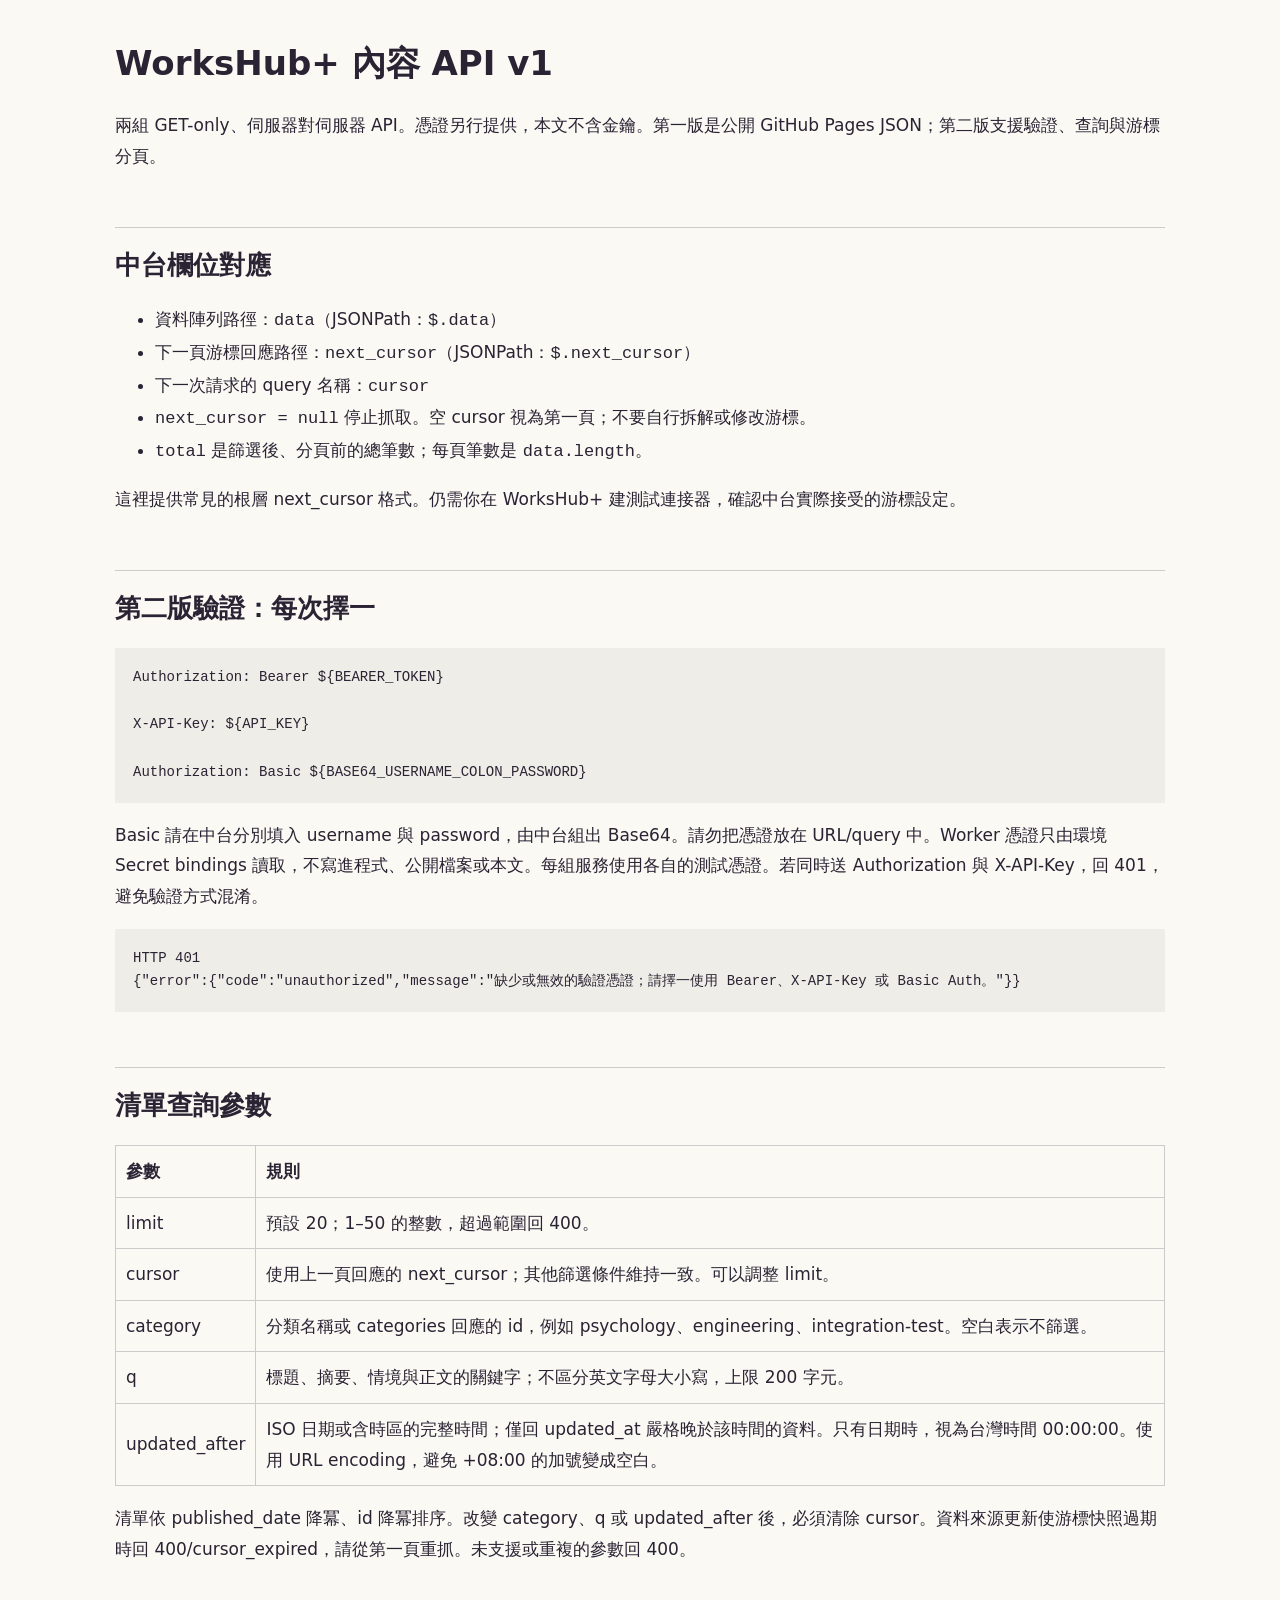
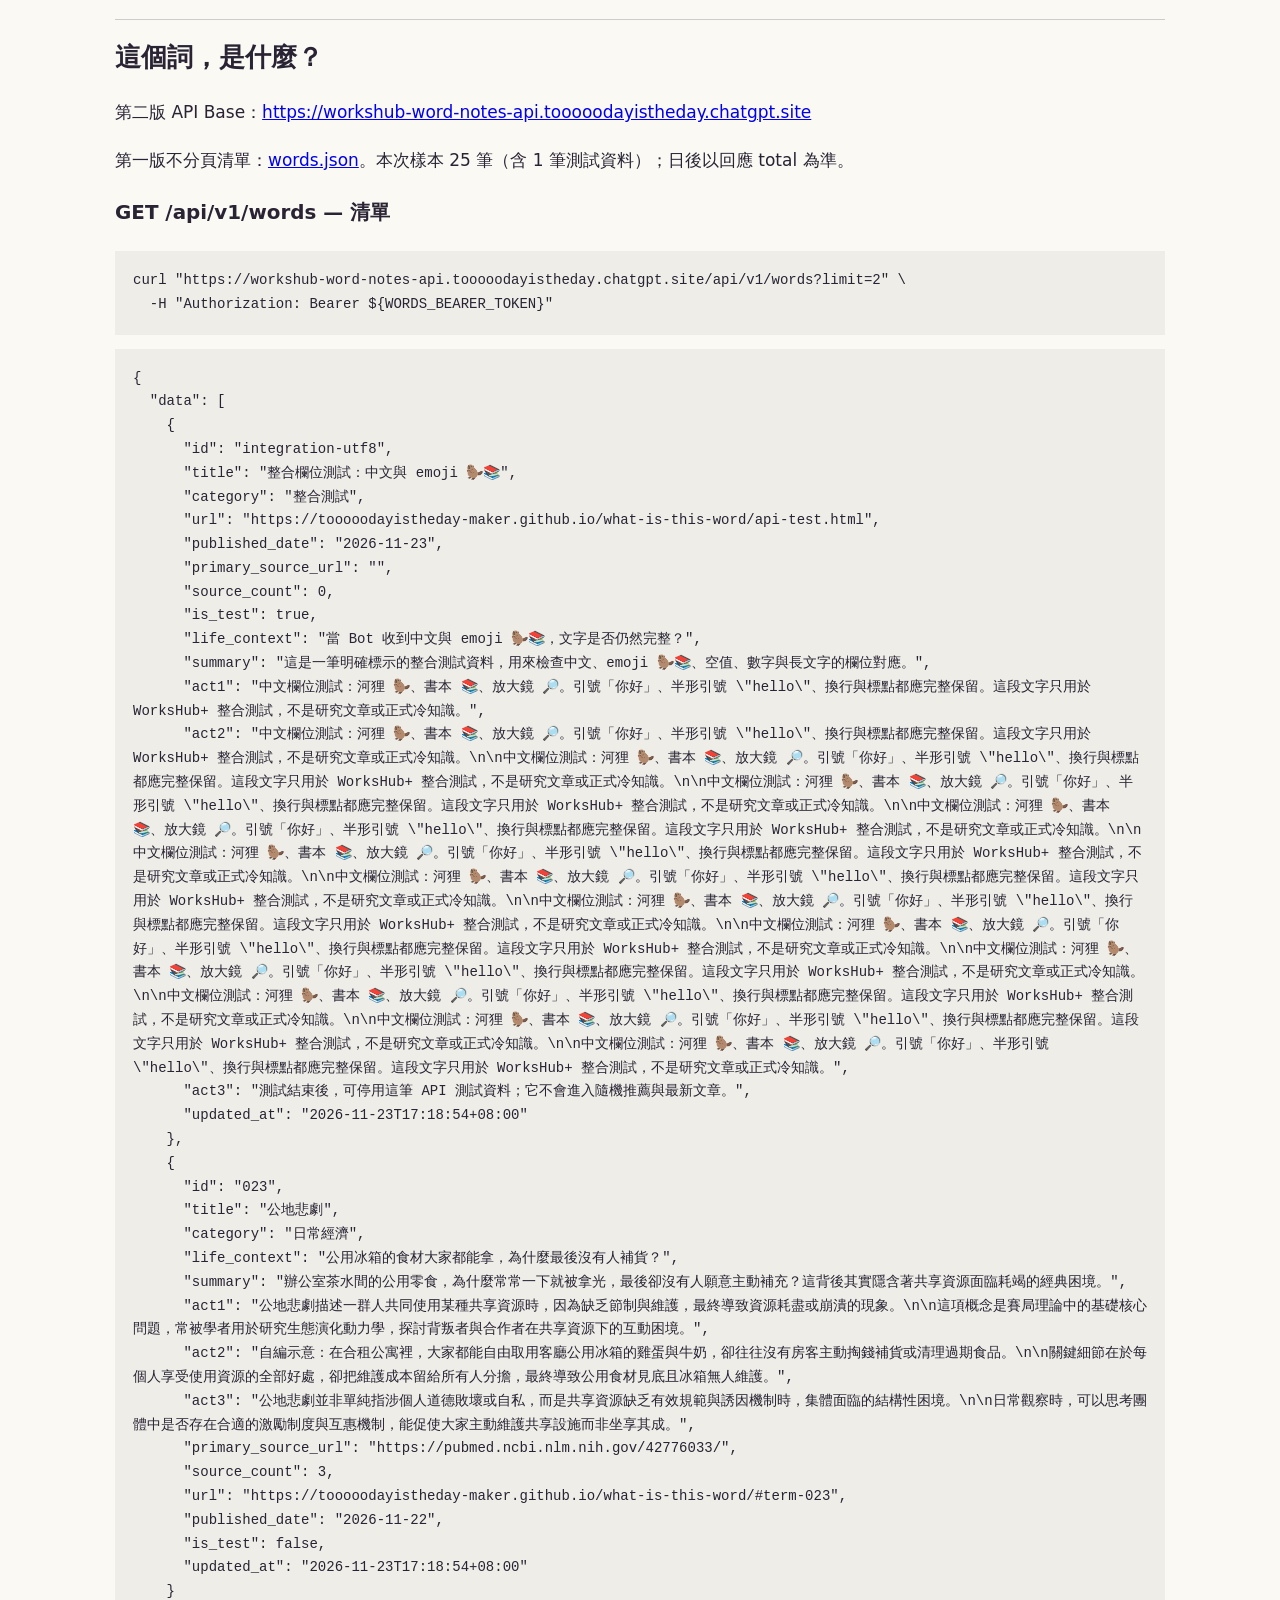
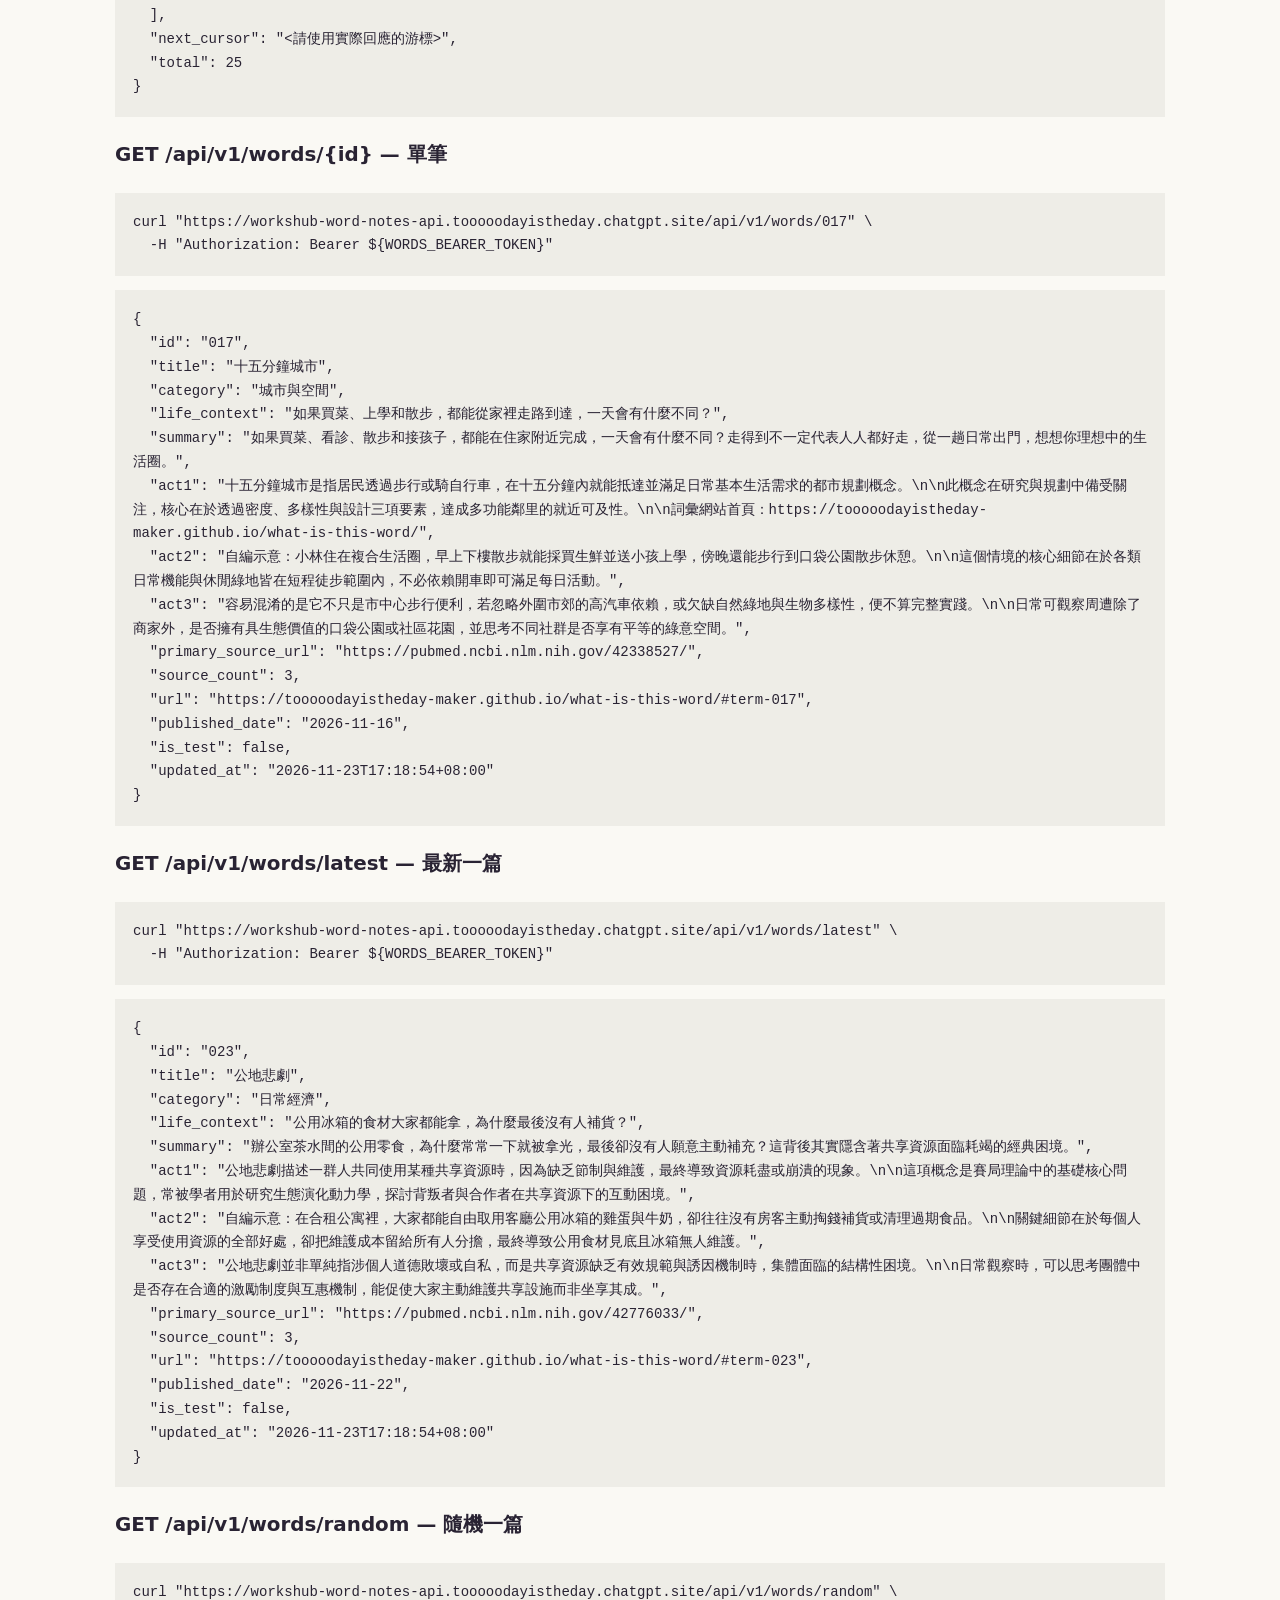
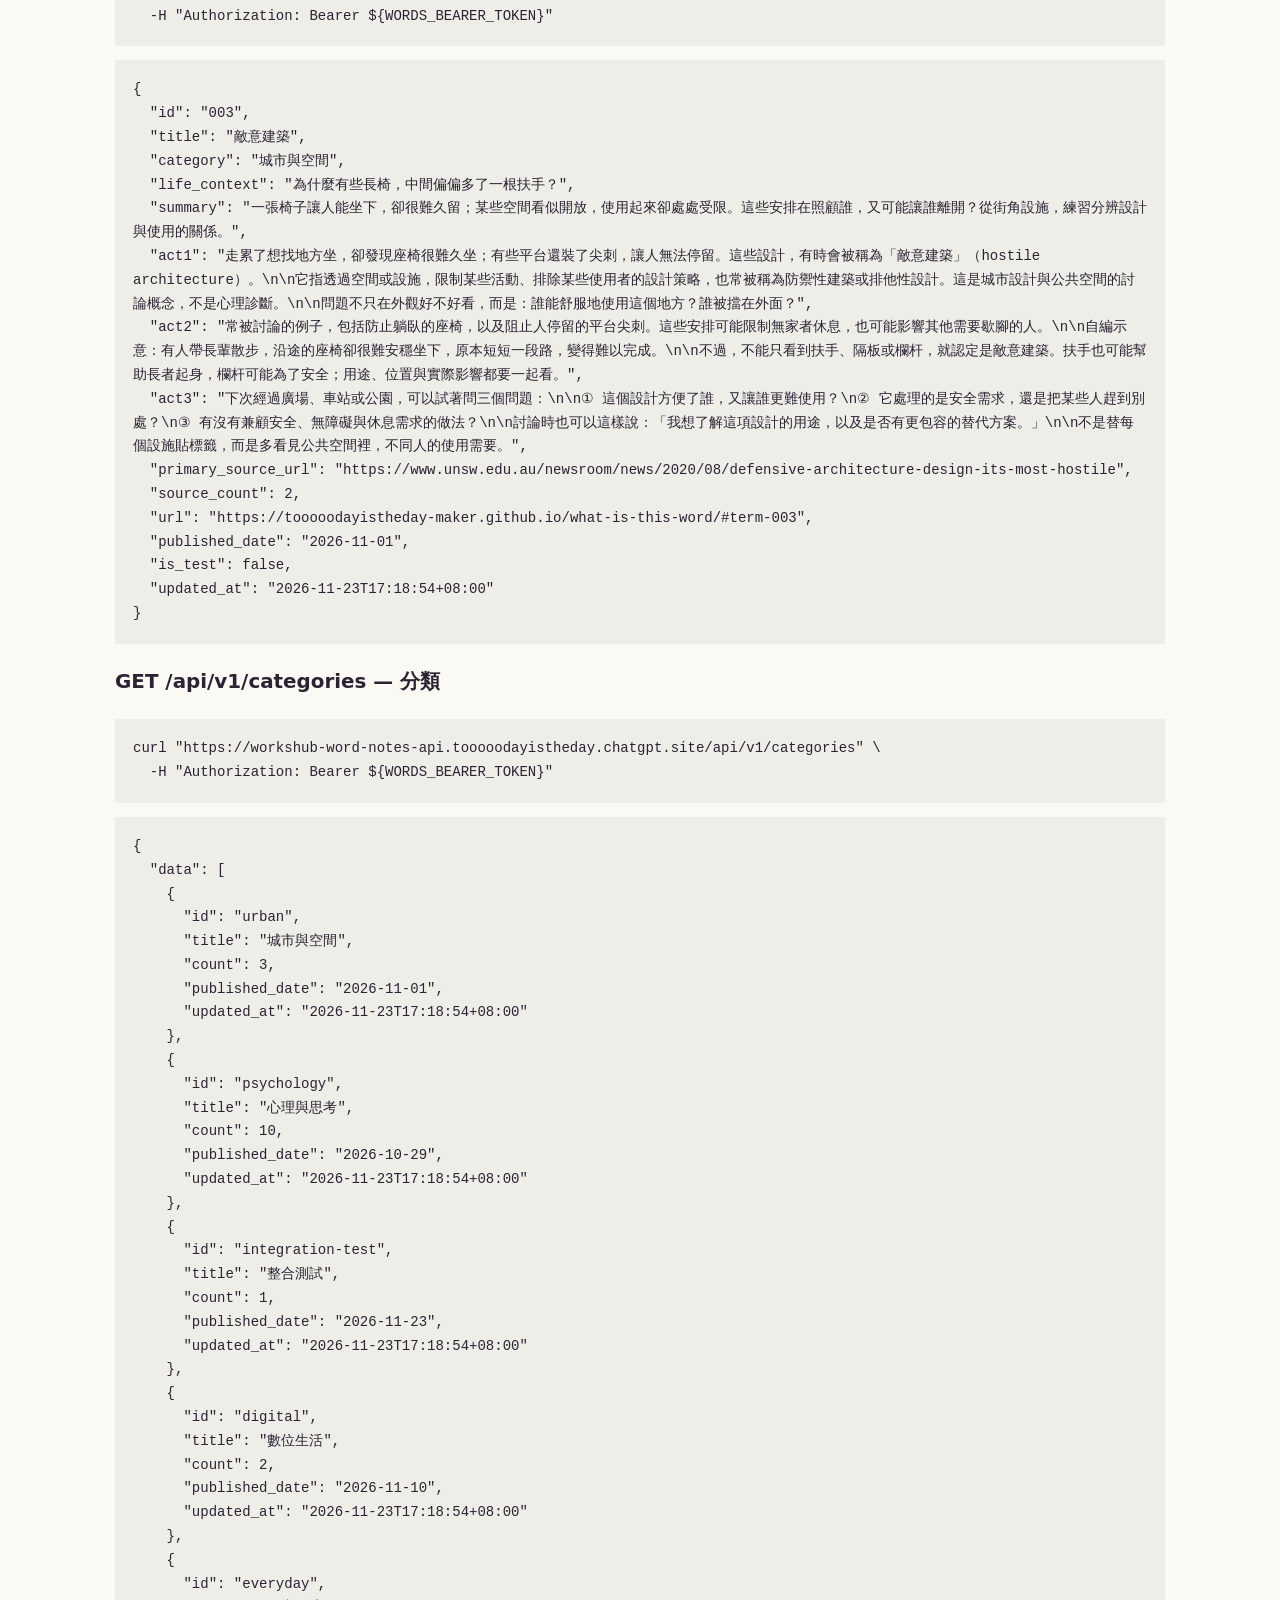
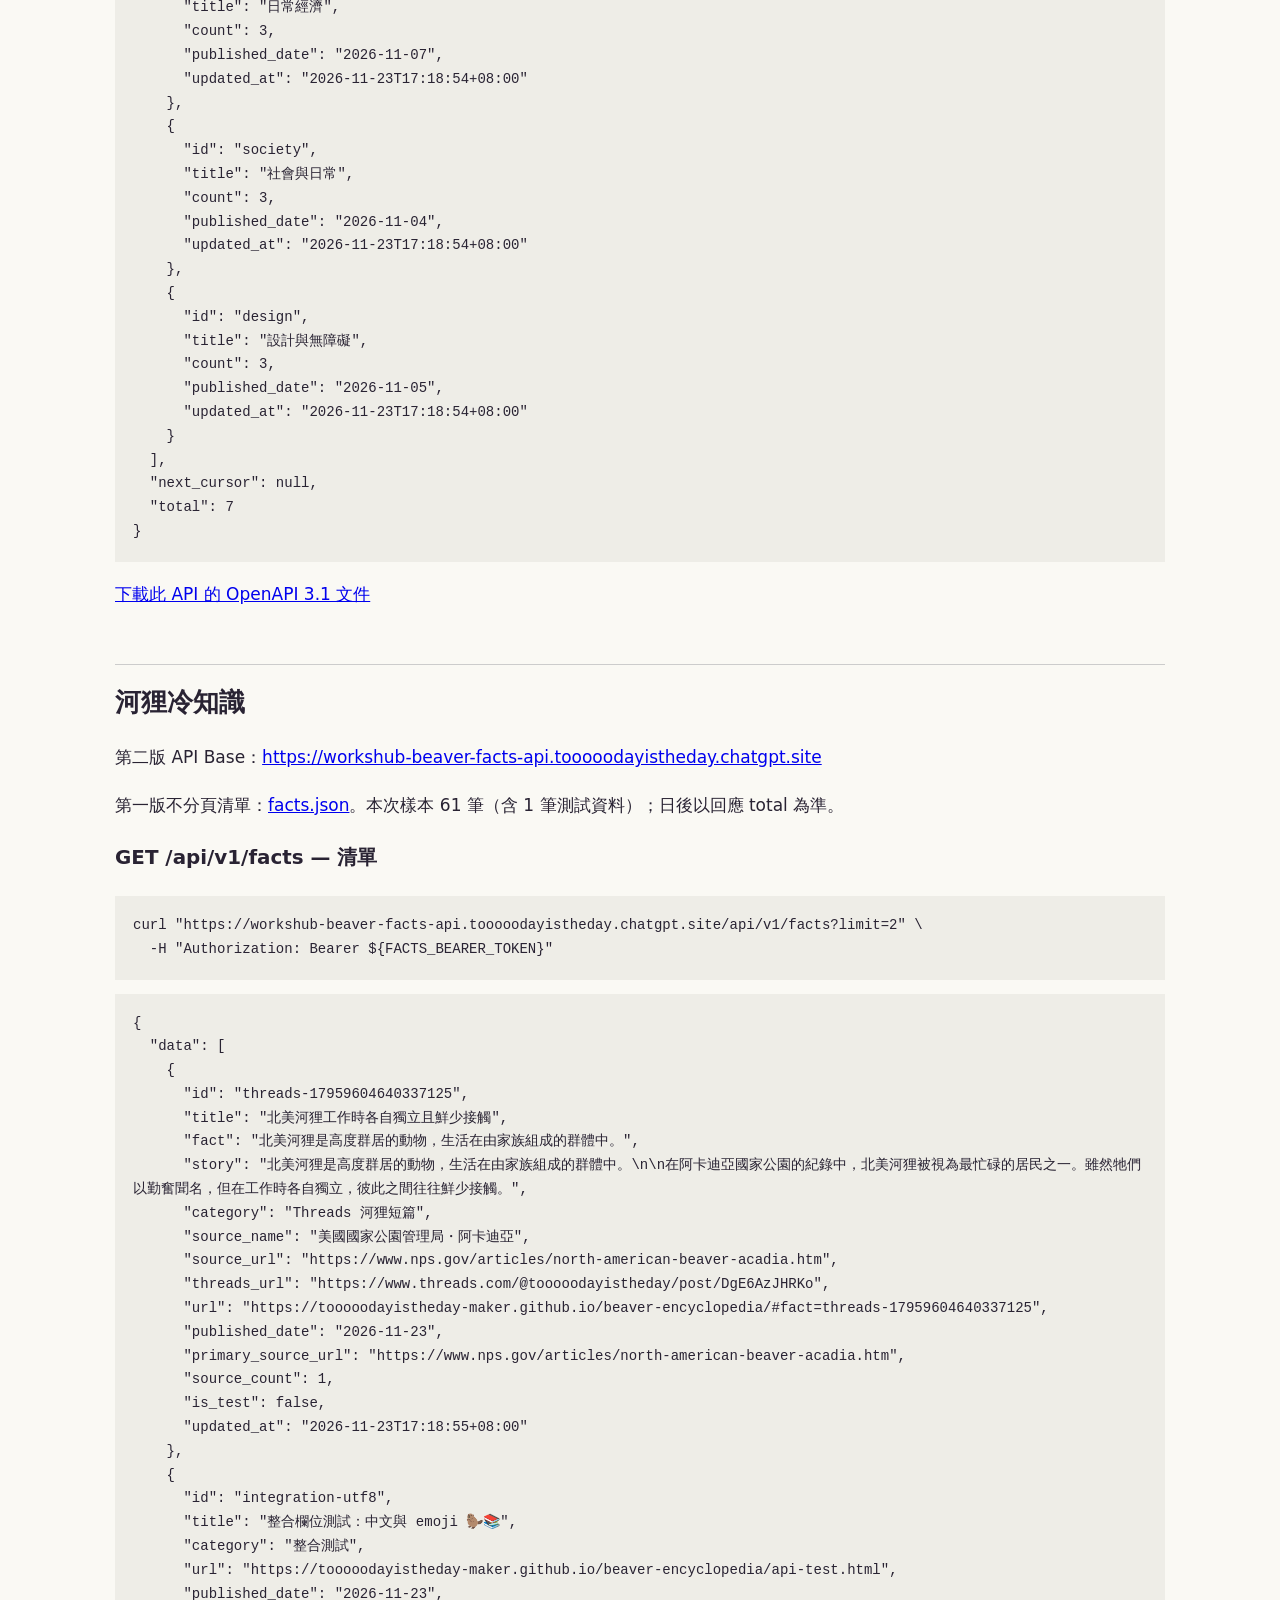
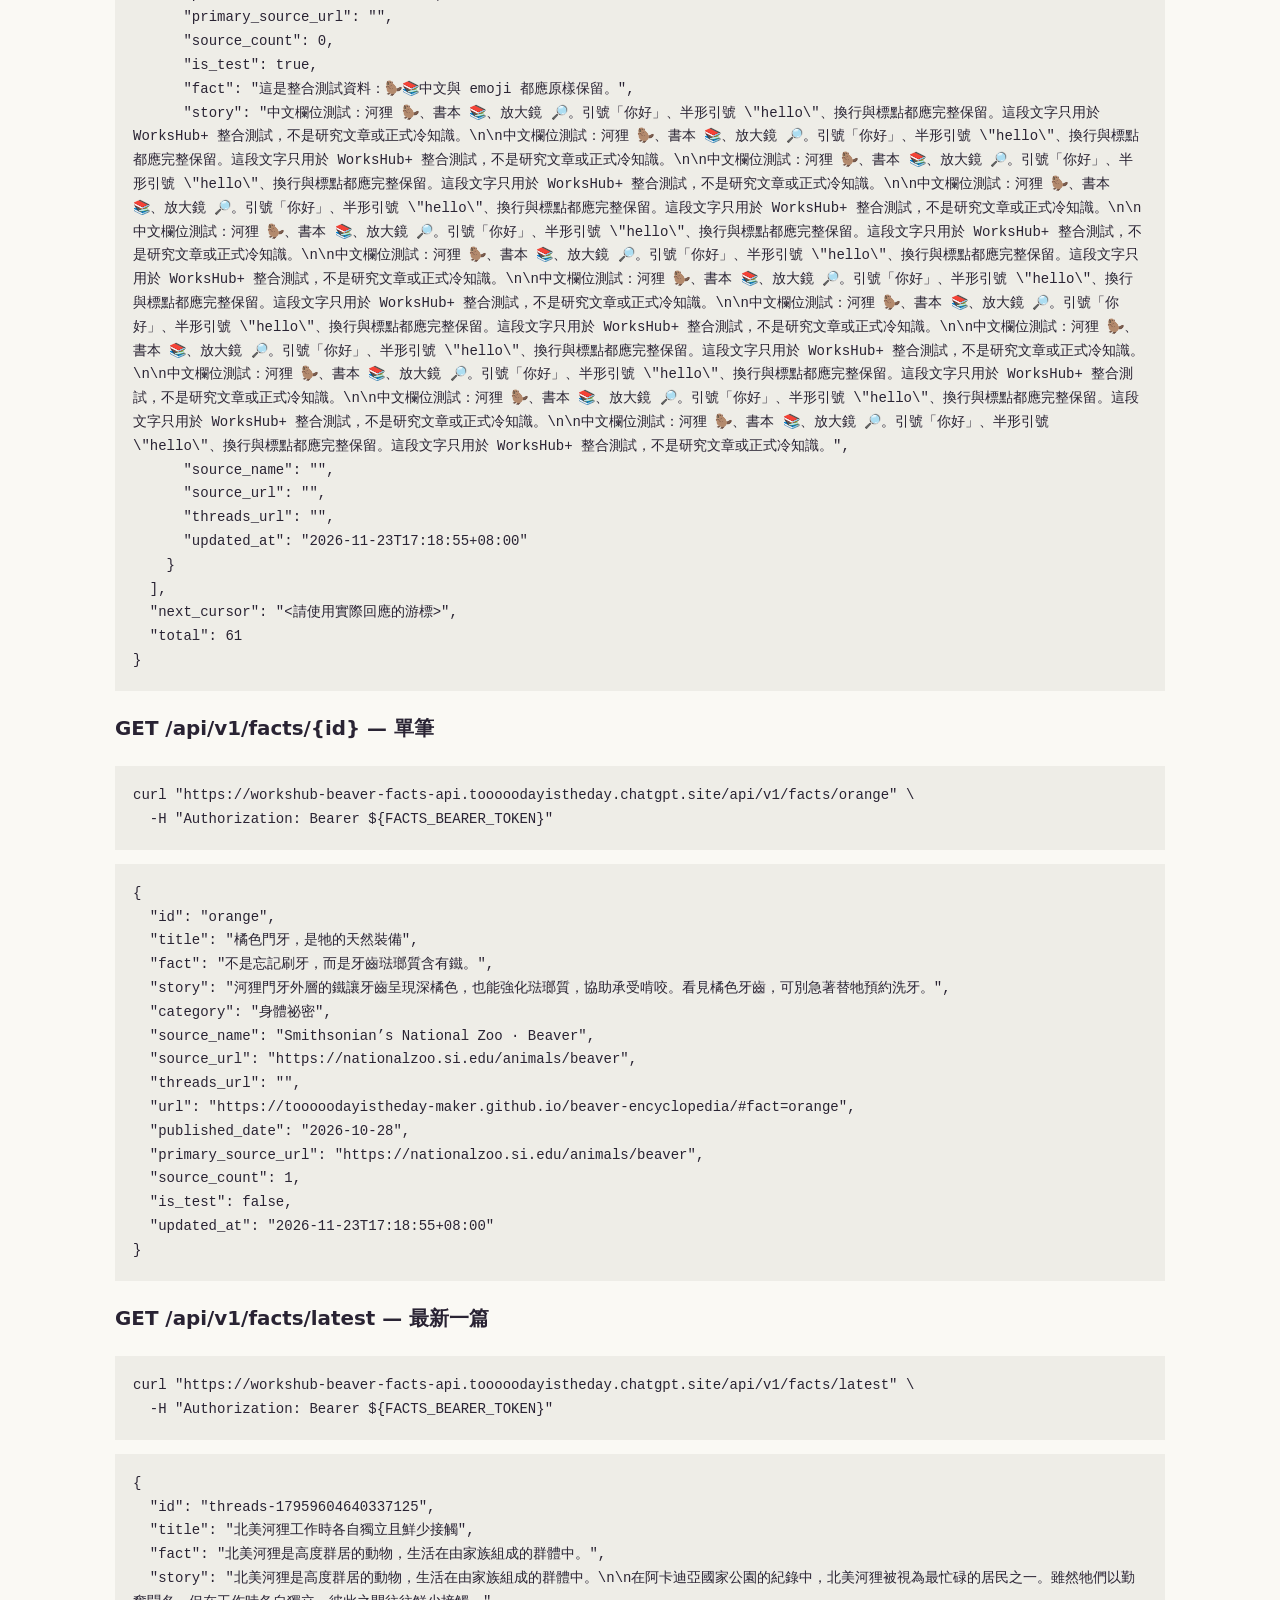
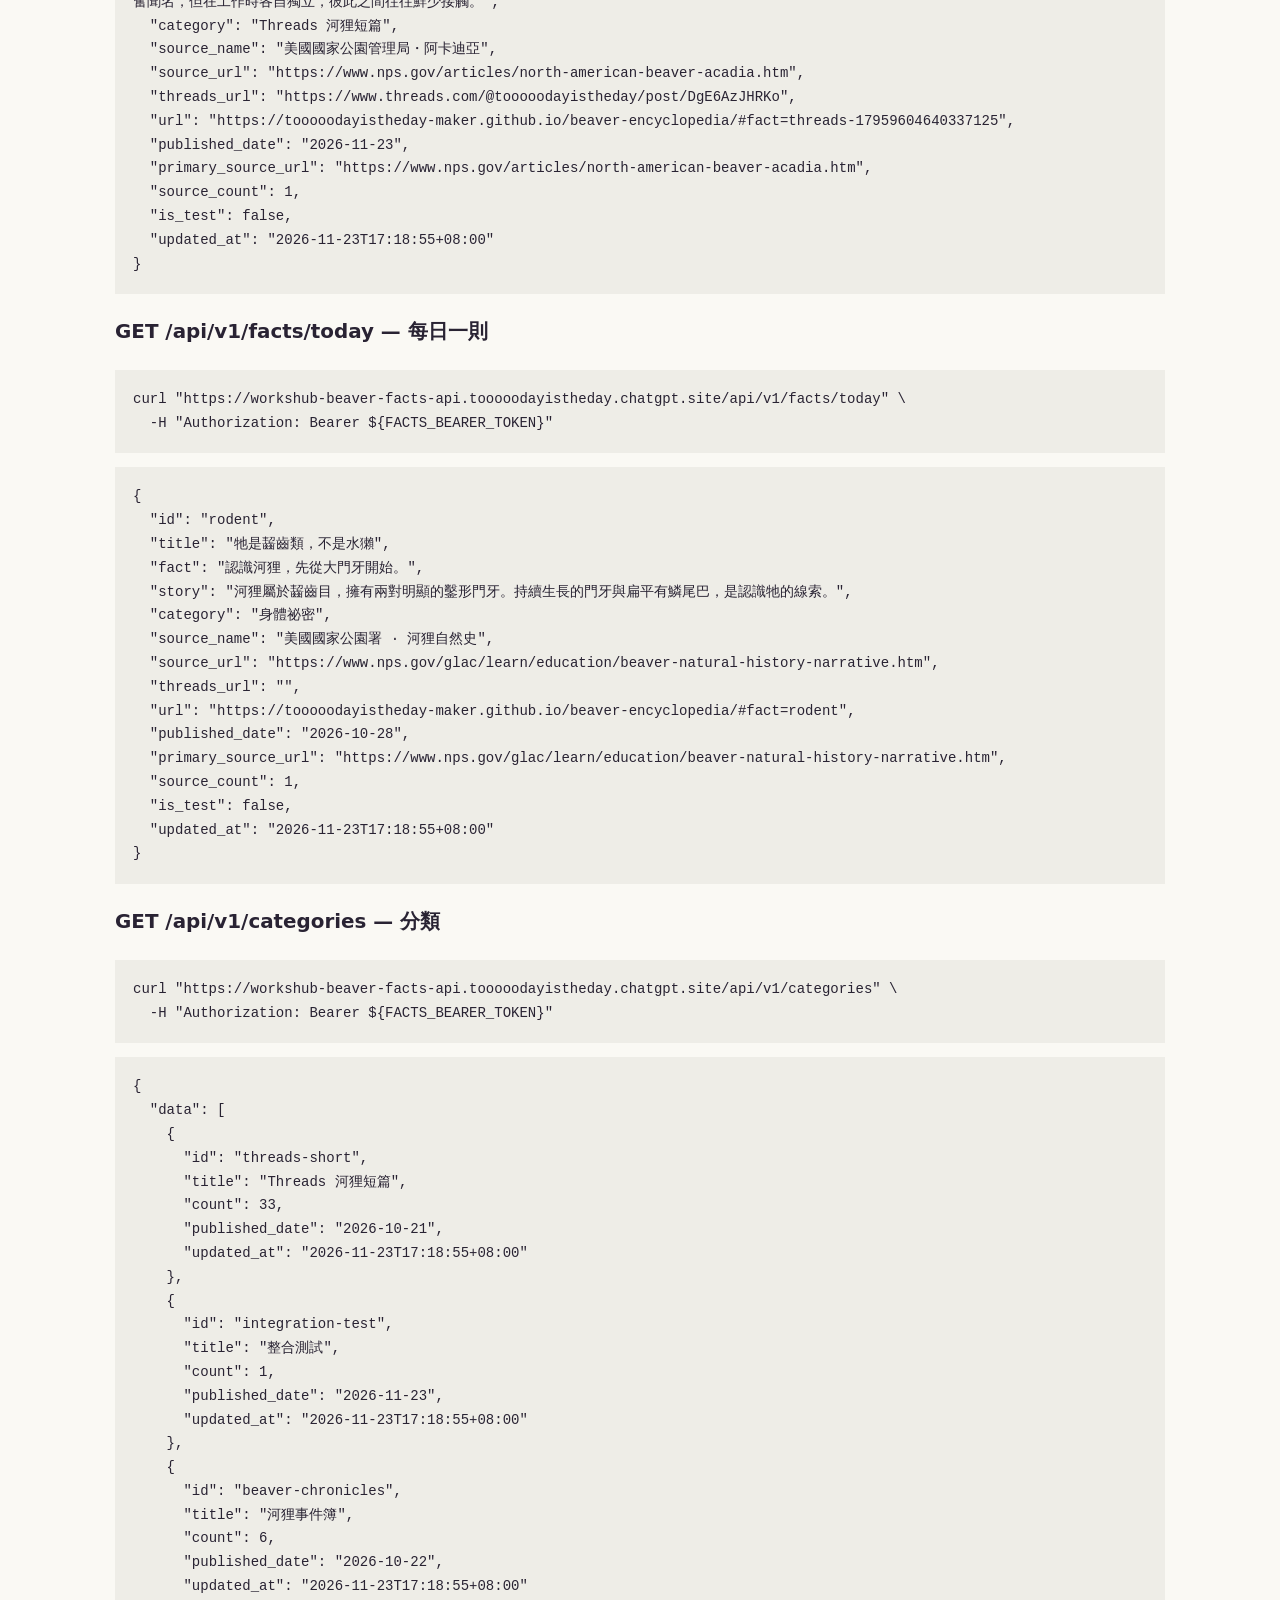
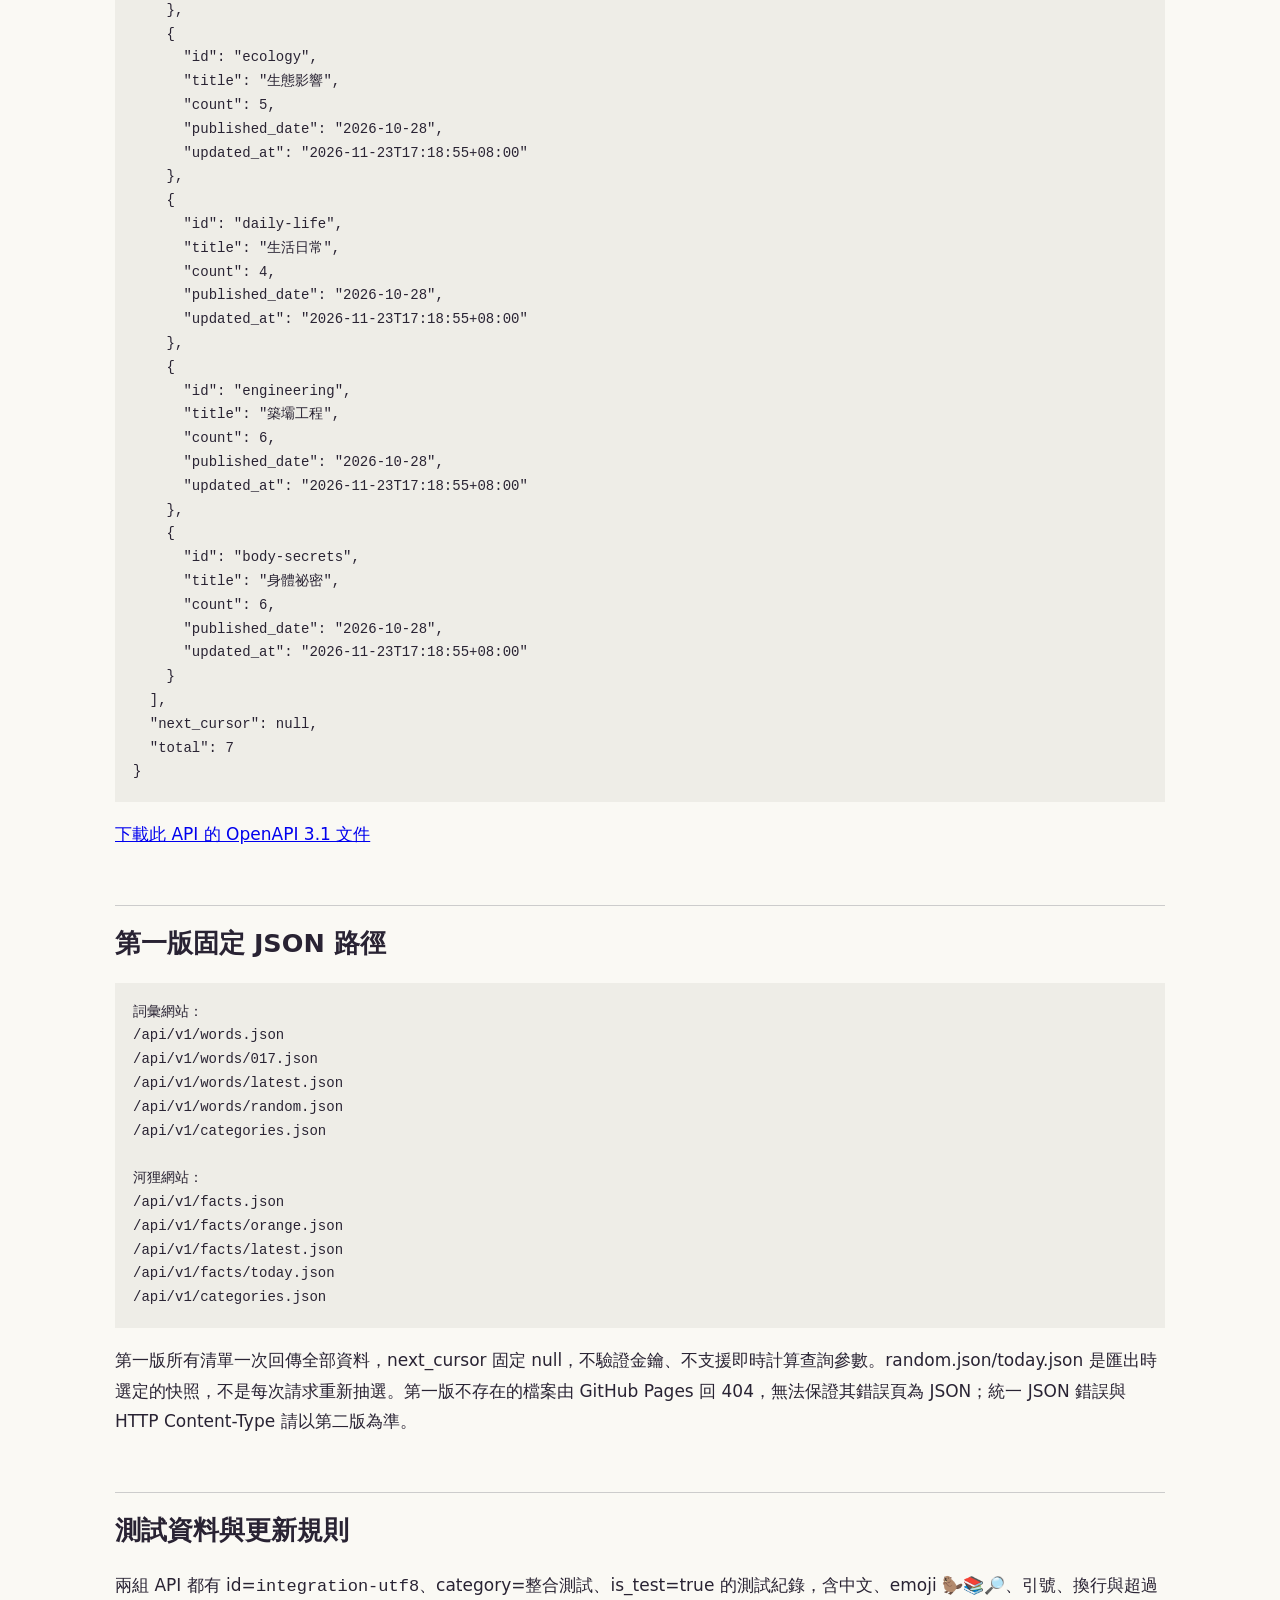
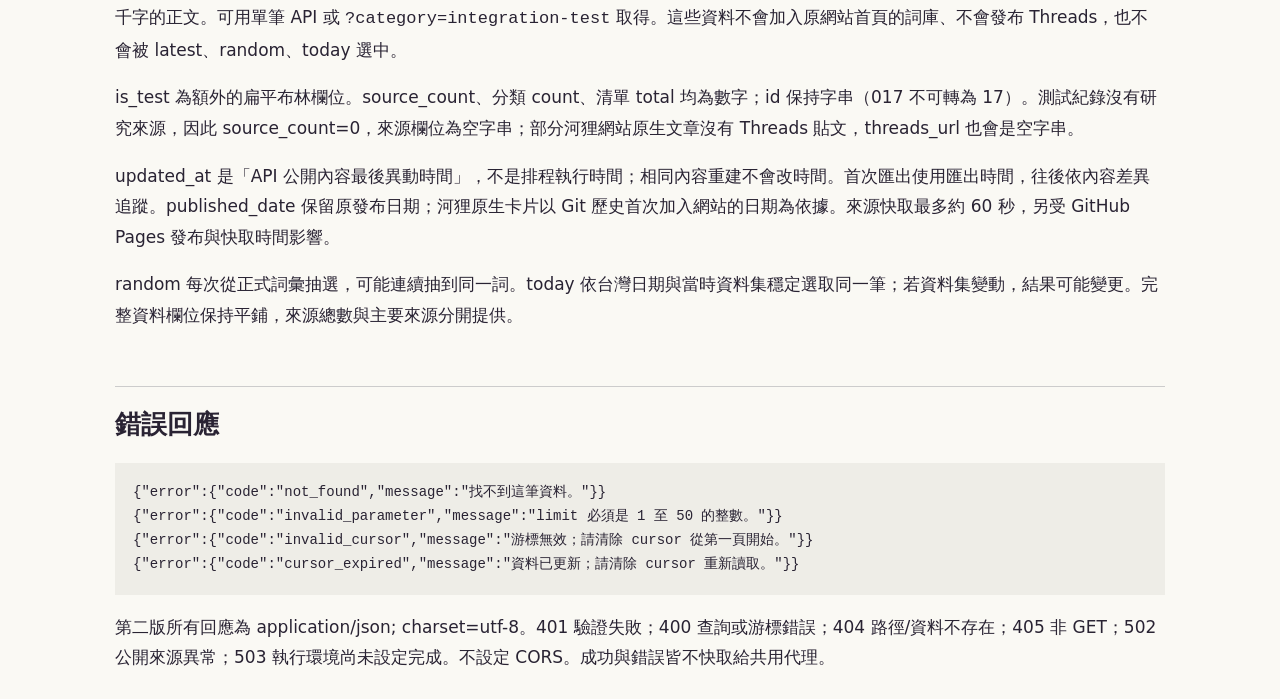
<file: api-docs.html>
<!doctype html><html lang="zh-Hant"><meta charset="utf-8"><meta name="viewport" content="width=device-width"><title>WorksHub+ 內容 API v1 文件</title><style>body{max-width:1050px;margin:40px auto;padding:0 24px;font:17px/1.8 system-ui;color:#292333;background:#faf9f4}h1,h2{line-height:1.4}h2{margin-top:55px;border-top:1px solid #ccc;padding-top:20px}pre{white-space:pre-wrap;overflow-wrap:anywhere;background:#eeede7;padding:18px;font:14px/1.7 monospace}table{border-collapse:collapse;width:100%}td,th{border:1px solid #ccc;padding:10px;text-align:left}a{overflow-wrap:anywhere}</style><h1>WorksHub+ 內容 API v1</h1><p>兩組 GET-only、伺服器對伺服器 API。憑證另行提供，本文不含金鑰。第一版是公開 GitHub Pages JSON；第二版支援驗證、查詢與游標分頁。</p><h2>中台欄位對應</h2><ul><li>資料陣列路徑：<code>data</code>（JSONPath：<code>$.data</code>）</li><li>下一頁游標回應路徑：<code>next_cursor</code>（JSONPath：<code>$.next_cursor</code>）</li><li>下一次請求的 query 名稱：<code>cursor</code></li><li><code>next_cursor = null</code> 停止抓取。空 cursor 視為第一頁；不要自行拆解或修改游標。</li><li><code>total</code> 是篩選後、分頁前的總筆數；每頁筆數是 <code>data.length</code>。</li></ul><p>這裡提供常見的根層 next_cursor 格式。仍需你在 WorksHub+ 建測試連接器，確認中台實際接受的游標設定。</p><h2>第二版驗證：每次擇一</h2><pre>Authorization: Bearer ${BEARER_TOKEN}

X-API-Key: ${API_KEY}

Authorization: Basic ${BASE64_USERNAME_COLON_PASSWORD}</pre><p>Basic 請在中台分別填入 username 與 password，由中台組出 Base64。請勿把憑證放在 URL/query 中。Worker 憑證只由環境 Secret bindings 讀取，不寫進程式、公開檔案或本文。每組服務使用各自的測試憑證。若同時送 Authorization 與 X-API-Key，回 401，避免驗證方式混淆。</p><pre>HTTP 401
{"error":{"code":"unauthorized","message":"缺少或無效的驗證憑證；請擇一使用 Bearer、X-API-Key 或 Basic Auth。"}}</pre><h2>清單查詢參數</h2><table><tr><th>參數</th><th>規則</th></tr><tr><td>limit</td><td>預設 20；1–50 的整數，超過範圍回 400。</td></tr><tr><td>cursor</td><td>使用上一頁回應的 next_cursor；其他篩選條件維持一致。可以調整 limit。</td></tr><tr><td>category</td><td>分類名稱或 categories 回應的 id，例如 psychology、engineering、integration-test。空白表示不篩選。</td></tr><tr><td>q</td><td>標題、摘要、情境與正文的關鍵字；不區分英文字母大小寫，上限 200 字元。</td></tr><tr><td>updated_after</td><td>ISO 日期或含時區的完整時間；僅回 updated_at 嚴格晚於該時間的資料。只有日期時，視為台灣時間 00:00:00。使用 URL encoding，避免 +08:00 的加號變成空白。</td></tr></table><p>清單依 published_date 降冪、id 降冪排序。改變 category、q 或 updated_after 後，必須清除 cursor。資料來源更新使游標快照過期時回 400/cursor_expired，請從第一頁重抓。未支援或重複的參數回 400。</p><h2>這個詞，是什麼？</h2><p>第二版 API Base：<a href="https://workshub-word-notes-api.tooooodayistheday.chatgpt.site">https://workshub-word-notes-api.tooooodayistheday.chatgpt.site</a></p><p>第一版不分頁清單：<a href="https://tooooodayistheday-maker.github.io/what-is-this-word/api/v1/words.json">words.json</a>。本次樣本 25 筆（含 1 筆測試資料）；日後以回應 total 為準。</p><h3>GET /api/v1/words — 清單</h3><pre>curl &quot;https://workshub-word-notes-api.tooooodayistheday.chatgpt.site/api/v1/words?limit=2&quot; \
  -H &quot;Authorization: Bearer ${WORDS_BEARER_TOKEN}&quot;</pre><pre>{
  &quot;data&quot;: [
    {
      &quot;id&quot;: &quot;integration-utf8&quot;,
      &quot;title&quot;: &quot;整合欄位測試：中文與 emoji 🦫📚&quot;,
      &quot;category&quot;: &quot;整合測試&quot;,
      &quot;url&quot;: &quot;https://tooooodayistheday-maker.github.io/what-is-this-word/api-test.html&quot;,
      &quot;published_date&quot;: &quot;2026-11-23&quot;,
      &quot;primary_source_url&quot;: &quot;&quot;,
      &quot;source_count&quot;: 0,
      &quot;is_test&quot;: true,
      &quot;life_context&quot;: &quot;當 Bot 收到中文與 emoji 🦫📚，文字是否仍然完整？&quot;,
      &quot;summary&quot;: &quot;這是一筆明確標示的整合測試資料，用來檢查中文、emoji 🦫📚、空值、數字與長文字的欄位對應。&quot;,
      &quot;act1&quot;: &quot;中文欄位測試：河狸 🦫、書本 📚、放大鏡 🔎。引號「你好」、半形引號 \&quot;hello\&quot;、換行與標點都應完整保留。這段文字只用於 WorksHub+ 整合測試，不是研究文章或正式冷知識。&quot;,
      &quot;act2&quot;: &quot;中文欄位測試：河狸 🦫、書本 📚、放大鏡 🔎。引號「你好」、半形引號 \&quot;hello\&quot;、換行與標點都應完整保留。這段文字只用於 WorksHub+ 整合測試，不是研究文章或正式冷知識。\n\n中文欄位測試：河狸 🦫、書本 📚、放大鏡 🔎。引號「你好」、半形引號 \&quot;hello\&quot;、換行與標點都應完整保留。這段文字只用於 WorksHub+ 整合測試，不是研究文章或正式冷知識。\n\n中文欄位測試：河狸 🦫、書本 📚、放大鏡 🔎。引號「你好」、半形引號 \&quot;hello\&quot;、換行與標點都應完整保留。這段文字只用於 WorksHub+ 整合測試，不是研究文章或正式冷知識。\n\n中文欄位測試：河狸 🦫、書本 📚、放大鏡 🔎。引號「你好」、半形引號 \&quot;hello\&quot;、換行與標點都應完整保留。這段文字只用於 WorksHub+ 整合測試，不是研究文章或正式冷知識。\n\n中文欄位測試：河狸 🦫、書本 📚、放大鏡 🔎。引號「你好」、半形引號 \&quot;hello\&quot;、換行與標點都應完整保留。這段文字只用於 WorksHub+ 整合測試，不是研究文章或正式冷知識。\n\n中文欄位測試：河狸 🦫、書本 📚、放大鏡 🔎。引號「你好」、半形引號 \&quot;hello\&quot;、換行與標點都應完整保留。這段文字只用於 WorksHub+ 整合測試，不是研究文章或正式冷知識。\n\n中文欄位測試：河狸 🦫、書本 📚、放大鏡 🔎。引號「你好」、半形引號 \&quot;hello\&quot;、換行與標點都應完整保留。這段文字只用於 WorksHub+ 整合測試，不是研究文章或正式冷知識。\n\n中文欄位測試：河狸 🦫、書本 📚、放大鏡 🔎。引號「你好」、半形引號 \&quot;hello\&quot;、換行與標點都應完整保留。這段文字只用於 WorksHub+ 整合測試，不是研究文章或正式冷知識。\n\n中文欄位測試：河狸 🦫、書本 📚、放大鏡 🔎。引號「你好」、半形引號 \&quot;hello\&quot;、換行與標點都應完整保留。這段文字只用於 WorksHub+ 整合測試，不是研究文章或正式冷知識。\n\n中文欄位測試：河狸 🦫、書本 📚、放大鏡 🔎。引號「你好」、半形引號 \&quot;hello\&quot;、換行與標點都應完整保留。這段文字只用於 WorksHub+ 整合測試，不是研究文章或正式冷知識。\n\n中文欄位測試：河狸 🦫、書本 📚、放大鏡 🔎。引號「你好」、半形引號 \&quot;hello\&quot;、換行與標點都應完整保留。這段文字只用於 WorksHub+ 整合測試，不是研究文章或正式冷知識。\n\n中文欄位測試：河狸 🦫、書本 📚、放大鏡 🔎。引號「你好」、半形引號 \&quot;hello\&quot;、換行與標點都應完整保留。這段文字只用於 WorksHub+ 整合測試，不是研究文章或正式冷知識。&quot;,
      &quot;act3&quot;: &quot;測試結束後，可停用這筆 API 測試資料；它不會進入隨機推薦與最新文章。&quot;,
      &quot;updated_at&quot;: &quot;2026-11-23T17:18:54+08:00&quot;
    },
    {
      &quot;id&quot;: &quot;023&quot;,
      &quot;title&quot;: &quot;公地悲劇&quot;,
      &quot;category&quot;: &quot;日常經濟&quot;,
      &quot;life_context&quot;: &quot;公用冰箱的食材大家都能拿，為什麼最後沒有人補貨？&quot;,
      &quot;summary&quot;: &quot;辦公室茶水間的公用零食，為什麼常常一下就被拿光，最後卻沒有人願意主動補充？這背後其實隱含著共享資源面臨耗竭的經典困境。&quot;,
      &quot;act1&quot;: &quot;公地悲劇描述一群人共同使用某種共享資源時，因為缺乏節制與維護，最終導致資源耗盡或崩潰的現象。\n\n這項概念是賽局理論中的基礎核心問題，常被學者用於研究生態演化動力學，探討背叛者與合作者在共享資源下的互動困境。&quot;,
      &quot;act2&quot;: &quot;自編示意：在合租公寓裡，大家都能自由取用客廳公用冰箱的雞蛋與牛奶，卻往往沒有房客主動掏錢補貨或清理過期食品。\n\n關鍵細節在於每個人享受使用資源的全部好處，卻把維護成本留給所有人分擔，最終導致公用食材見底且冰箱無人維護。&quot;,
      &quot;act3&quot;: &quot;公地悲劇並非單純指涉個人道德敗壞或自私，而是共享資源缺乏有效規範與誘因機制時，集體面臨的結構性困境。\n\n日常觀察時，可以思考團體中是否存在合適的激勵制度與互惠機制，能促使大家主動維護共享設施而非坐享其成。&quot;,
      &quot;primary_source_url&quot;: &quot;https://pubmed.ncbi.nlm.nih.gov/42776033/&quot;,
      &quot;source_count&quot;: 3,
      &quot;url&quot;: &quot;https://tooooodayistheday-maker.github.io/what-is-this-word/#term-023&quot;,
      &quot;published_date&quot;: &quot;2026-11-22&quot;,
      &quot;is_test&quot;: false,
      &quot;updated_at&quot;: &quot;2026-11-23T17:18:54+08:00&quot;
    }
  ],
  &quot;next_cursor&quot;: &quot;&lt;請使用實際回應的游標&gt;&quot;,
  &quot;total&quot;: 25
}</pre><h3>GET /api/v1/words/{id} — 單筆</h3><pre>curl &quot;https://workshub-word-notes-api.tooooodayistheday.chatgpt.site/api/v1/words/017&quot; \
  -H &quot;Authorization: Bearer ${WORDS_BEARER_TOKEN}&quot;</pre><pre>{
  &quot;id&quot;: &quot;017&quot;,
  &quot;title&quot;: &quot;十五分鐘城市&quot;,
  &quot;category&quot;: &quot;城市與空間&quot;,
  &quot;life_context&quot;: &quot;如果買菜、上學和散步，都能從家裡走路到達，一天會有什麼不同？&quot;,
  &quot;summary&quot;: &quot;如果買菜、看診、散步和接孩子，都能在住家附近完成，一天會有什麼不同？走得到不一定代表人人都好走，從一趟日常出門，想想你理想中的生活圈。&quot;,
  &quot;act1&quot;: &quot;十五分鐘城市是指居民透過步行或騎自行車，在十五分鐘內就能抵達並滿足日常基本生活需求的都市規劃概念。\n\n此概念在研究與規劃中備受關注，核心在於透過密度、多樣性與設計三項要素，達成多功能鄰里的就近可及性。\n\n詞彙網站首頁：https://tooooodayistheday-maker.github.io/what-is-this-word/&quot;,
  &quot;act2&quot;: &quot;自編示意：小林住在複合生活圈，早上下樓散步就能採買生鮮並送小孩上學，傍晚還能步行到口袋公園散步休憩。\n\n這個情境的核心細節在於各類日常機能與休閒綠地皆在短程徒步範圍內，不必依賴開車即可滿足每日活動。&quot;,
  &quot;act3&quot;: &quot;容易混淆的是它不只是市中心步行便利，若忽略外圍市郊的高汽車依賴，或欠缺自然綠地與生物多樣性，便不算完整實踐。\n\n日常可觀察周遭除了商家外，是否擁有具生態價值的口袋公園或社區花園，並思考不同社群是否享有平等的綠意空間。&quot;,
  &quot;primary_source_url&quot;: &quot;https://pubmed.ncbi.nlm.nih.gov/42338527/&quot;,
  &quot;source_count&quot;: 3,
  &quot;url&quot;: &quot;https://tooooodayistheday-maker.github.io/what-is-this-word/#term-017&quot;,
  &quot;published_date&quot;: &quot;2026-11-16&quot;,
  &quot;is_test&quot;: false,
  &quot;updated_at&quot;: &quot;2026-11-23T17:18:54+08:00&quot;
}</pre><h3>GET /api/v1/words/latest — 最新一篇</h3><pre>curl &quot;https://workshub-word-notes-api.tooooodayistheday.chatgpt.site/api/v1/words/latest&quot; \
  -H &quot;Authorization: Bearer ${WORDS_BEARER_TOKEN}&quot;</pre><pre>{
  &quot;id&quot;: &quot;023&quot;,
  &quot;title&quot;: &quot;公地悲劇&quot;,
  &quot;category&quot;: &quot;日常經濟&quot;,
  &quot;life_context&quot;: &quot;公用冰箱的食材大家都能拿，為什麼最後沒有人補貨？&quot;,
  &quot;summary&quot;: &quot;辦公室茶水間的公用零食，為什麼常常一下就被拿光，最後卻沒有人願意主動補充？這背後其實隱含著共享資源面臨耗竭的經典困境。&quot;,
  &quot;act1&quot;: &quot;公地悲劇描述一群人共同使用某種共享資源時，因為缺乏節制與維護，最終導致資源耗盡或崩潰的現象。\n\n這項概念是賽局理論中的基礎核心問題，常被學者用於研究生態演化動力學，探討背叛者與合作者在共享資源下的互動困境。&quot;,
  &quot;act2&quot;: &quot;自編示意：在合租公寓裡，大家都能自由取用客廳公用冰箱的雞蛋與牛奶，卻往往沒有房客主動掏錢補貨或清理過期食品。\n\n關鍵細節在於每個人享受使用資源的全部好處，卻把維護成本留給所有人分擔，最終導致公用食材見底且冰箱無人維護。&quot;,
  &quot;act3&quot;: &quot;公地悲劇並非單純指涉個人道德敗壞或自私，而是共享資源缺乏有效規範與誘因機制時，集體面臨的結構性困境。\n\n日常觀察時，可以思考團體中是否存在合適的激勵制度與互惠機制，能促使大家主動維護共享設施而非坐享其成。&quot;,
  &quot;primary_source_url&quot;: &quot;https://pubmed.ncbi.nlm.nih.gov/42776033/&quot;,
  &quot;source_count&quot;: 3,
  &quot;url&quot;: &quot;https://tooooodayistheday-maker.github.io/what-is-this-word/#term-023&quot;,
  &quot;published_date&quot;: &quot;2026-11-22&quot;,
  &quot;is_test&quot;: false,
  &quot;updated_at&quot;: &quot;2026-11-23T17:18:54+08:00&quot;
}</pre><h3>GET /api/v1/words/random — 隨機一篇</h3><pre>curl &quot;https://workshub-word-notes-api.tooooodayistheday.chatgpt.site/api/v1/words/random&quot; \
  -H &quot;Authorization: Bearer ${WORDS_BEARER_TOKEN}&quot;</pre><pre>{
  &quot;id&quot;: &quot;003&quot;,
  &quot;title&quot;: &quot;敵意建築&quot;,
  &quot;category&quot;: &quot;城市與空間&quot;,
  &quot;life_context&quot;: &quot;為什麼有些長椅，中間偏偏多了一根扶手？&quot;,
  &quot;summary&quot;: &quot;一張椅子讓人能坐下，卻很難久留；某些空間看似開放，使用起來卻處處受限。這些安排在照顧誰，又可能讓誰離開？從街角設施，練習分辨設計與使用的關係。&quot;,
  &quot;act1&quot;: &quot;走累了想找地方坐，卻發現座椅很難久坐；有些平台還裝了尖刺，讓人無法停留。這些設計，有時會被稱為「敵意建築」（hostile architecture）。\n\n它指透過空間或設施，限制某些活動、排除某些使用者的設計策略，也常被稱為防禦性建築或排他性設計。這是城市設計與公共空間的討論概念，不是心理診斷。\n\n問題不只在外觀好不好看，而是：誰能舒服地使用這個地方？誰被擋在外面？&quot;,
  &quot;act2&quot;: &quot;常被討論的例子，包括防止躺臥的座椅，以及阻止人停留的平台尖刺。這些安排可能限制無家者休息，也可能影響其他需要歇腳的人。\n\n自編示意：有人帶長輩散步，沿途的座椅卻很難安穩坐下，原本短短一段路，變得難以完成。\n\n不過，不能只看到扶手、隔板或欄杆，就認定是敵意建築。扶手也可能幫助長者起身，欄杆可能為了安全；用途、位置與實際影響都要一起看。&quot;,
  &quot;act3&quot;: &quot;下次經過廣場、車站或公園，可以試著問三個問題：\n\n① 這個設計方便了誰，又讓誰更難使用？\n② 它處理的是安全需求，還是把某些人趕到別處？\n③ 有沒有兼顧安全、無障礙與休息需求的做法？\n\n討論時也可以這樣說：「我想了解這項設計的用途，以及是否有更包容的替代方案。」\n\n不是替每個設施貼標籤，而是多看見公共空間裡，不同人的使用需要。&quot;,
  &quot;primary_source_url&quot;: &quot;https://www.unsw.edu.au/newsroom/news/2020/08/defensive-architecture-design-its-most-hostile&quot;,
  &quot;source_count&quot;: 2,
  &quot;url&quot;: &quot;https://tooooodayistheday-maker.github.io/what-is-this-word/#term-003&quot;,
  &quot;published_date&quot;: &quot;2026-11-01&quot;,
  &quot;is_test&quot;: false,
  &quot;updated_at&quot;: &quot;2026-11-23T17:18:54+08:00&quot;
}</pre><h3>GET /api/v1/categories — 分類</h3><pre>curl &quot;https://workshub-word-notes-api.tooooodayistheday.chatgpt.site/api/v1/categories&quot; \
  -H &quot;Authorization: Bearer ${WORDS_BEARER_TOKEN}&quot;</pre><pre>{
  &quot;data&quot;: [
    {
      &quot;id&quot;: &quot;urban&quot;,
      &quot;title&quot;: &quot;城市與空間&quot;,
      &quot;count&quot;: 3,
      &quot;published_date&quot;: &quot;2026-11-01&quot;,
      &quot;updated_at&quot;: &quot;2026-11-23T17:18:54+08:00&quot;
    },
    {
      &quot;id&quot;: &quot;psychology&quot;,
      &quot;title&quot;: &quot;心理與思考&quot;,
      &quot;count&quot;: 10,
      &quot;published_date&quot;: &quot;2026-10-29&quot;,
      &quot;updated_at&quot;: &quot;2026-11-23T17:18:54+08:00&quot;
    },
    {
      &quot;id&quot;: &quot;integration-test&quot;,
      &quot;title&quot;: &quot;整合測試&quot;,
      &quot;count&quot;: 1,
      &quot;published_date&quot;: &quot;2026-11-23&quot;,
      &quot;updated_at&quot;: &quot;2026-11-23T17:18:54+08:00&quot;
    },
    {
      &quot;id&quot;: &quot;digital&quot;,
      &quot;title&quot;: &quot;數位生活&quot;,
      &quot;count&quot;: 2,
      &quot;published_date&quot;: &quot;2026-11-10&quot;,
      &quot;updated_at&quot;: &quot;2026-11-23T17:18:54+08:00&quot;
    },
    {
      &quot;id&quot;: &quot;everyday&quot;,
      &quot;title&quot;: &quot;日常經濟&quot;,
      &quot;count&quot;: 3,
      &quot;published_date&quot;: &quot;2026-11-07&quot;,
      &quot;updated_at&quot;: &quot;2026-11-23T17:18:54+08:00&quot;
    },
    {
      &quot;id&quot;: &quot;society&quot;,
      &quot;title&quot;: &quot;社會與日常&quot;,
      &quot;count&quot;: 3,
      &quot;published_date&quot;: &quot;2026-11-04&quot;,
      &quot;updated_at&quot;: &quot;2026-11-23T17:18:54+08:00&quot;
    },
    {
      &quot;id&quot;: &quot;design&quot;,
      &quot;title&quot;: &quot;設計與無障礙&quot;,
      &quot;count&quot;: 3,
      &quot;published_date&quot;: &quot;2026-11-05&quot;,
      &quot;updated_at&quot;: &quot;2026-11-23T17:18:54+08:00&quot;
    }
  ],
  &quot;next_cursor&quot;: null,
  &quot;total&quot;: 7
}</pre><p><a href="https://tooooodayistheday-maker.github.io/what-is-this-word/api/v1/openapi.json">下載此 API 的 OpenAPI 3.1 文件</a></p><h2>河狸冷知識</h2><p>第二版 API Base：<a href="https://workshub-beaver-facts-api.tooooodayistheday.chatgpt.site">https://workshub-beaver-facts-api.tooooodayistheday.chatgpt.site</a></p><p>第一版不分頁清單：<a href="https://tooooodayistheday-maker.github.io/beaver-encyclopedia/api/v1/facts.json">facts.json</a>。本次樣本 61 筆（含 1 筆測試資料）；日後以回應 total 為準。</p><h3>GET /api/v1/facts — 清單</h3><pre>curl &quot;https://workshub-beaver-facts-api.tooooodayistheday.chatgpt.site/api/v1/facts?limit=2&quot; \
  -H &quot;Authorization: Bearer ${FACTS_BEARER_TOKEN}&quot;</pre><pre>{
  &quot;data&quot;: [
    {
      &quot;id&quot;: &quot;threads-17959604640337125&quot;,
      &quot;title&quot;: &quot;北美河狸工作時各自獨立且鮮少接觸&quot;,
      &quot;fact&quot;: &quot;北美河狸是高度群居的動物，生活在由家族組成的群體中。&quot;,
      &quot;story&quot;: &quot;北美河狸是高度群居的動物，生活在由家族組成的群體中。\n\n在阿卡迪亞國家公園的紀錄中，北美河狸被視為最忙碌的居民之一。雖然牠們以勤奮聞名，但在工作時各自獨立，彼此之間往往鮮少接觸。&quot;,
      &quot;category&quot;: &quot;Threads 河狸短篇&quot;,
      &quot;source_name&quot;: &quot;美國國家公園管理局・阿卡迪亞&quot;,
      &quot;source_url&quot;: &quot;https://www.nps.gov/articles/north-american-beaver-acadia.htm&quot;,
      &quot;threads_url&quot;: &quot;https://www.threads.com/@tooooodayistheday/post/DgE6AzJHRKo&quot;,
      &quot;url&quot;: &quot;https://tooooodayistheday-maker.github.io/beaver-encyclopedia/#fact=threads-17959604640337125&quot;,
      &quot;published_date&quot;: &quot;2026-11-23&quot;,
      &quot;primary_source_url&quot;: &quot;https://www.nps.gov/articles/north-american-beaver-acadia.htm&quot;,
      &quot;source_count&quot;: 1,
      &quot;is_test&quot;: false,
      &quot;updated_at&quot;: &quot;2026-11-23T17:18:55+08:00&quot;
    },
    {
      &quot;id&quot;: &quot;integration-utf8&quot;,
      &quot;title&quot;: &quot;整合欄位測試：中文與 emoji 🦫📚&quot;,
      &quot;category&quot;: &quot;整合測試&quot;,
      &quot;url&quot;: &quot;https://tooooodayistheday-maker.github.io/beaver-encyclopedia/api-test.html&quot;,
      &quot;published_date&quot;: &quot;2026-11-23&quot;,
      &quot;primary_source_url&quot;: &quot;&quot;,
      &quot;source_count&quot;: 0,
      &quot;is_test&quot;: true,
      &quot;fact&quot;: &quot;這是整合測試資料：🦫📚中文與 emoji 都應原樣保留。&quot;,
      &quot;story&quot;: &quot;中文欄位測試：河狸 🦫、書本 📚、放大鏡 🔎。引號「你好」、半形引號 \&quot;hello\&quot;、換行與標點都應完整保留。這段文字只用於 WorksHub+ 整合測試，不是研究文章或正式冷知識。\n\n中文欄位測試：河狸 🦫、書本 📚、放大鏡 🔎。引號「你好」、半形引號 \&quot;hello\&quot;、換行與標點都應完整保留。這段文字只用於 WorksHub+ 整合測試，不是研究文章或正式冷知識。\n\n中文欄位測試：河狸 🦫、書本 📚、放大鏡 🔎。引號「你好」、半形引號 \&quot;hello\&quot;、換行與標點都應完整保留。這段文字只用於 WorksHub+ 整合測試，不是研究文章或正式冷知識。\n\n中文欄位測試：河狸 🦫、書本 📚、放大鏡 🔎。引號「你好」、半形引號 \&quot;hello\&quot;、換行與標點都應完整保留。這段文字只用於 WorksHub+ 整合測試，不是研究文章或正式冷知識。\n\n中文欄位測試：河狸 🦫、書本 📚、放大鏡 🔎。引號「你好」、半形引號 \&quot;hello\&quot;、換行與標點都應完整保留。這段文字只用於 WorksHub+ 整合測試，不是研究文章或正式冷知識。\n\n中文欄位測試：河狸 🦫、書本 📚、放大鏡 🔎。引號「你好」、半形引號 \&quot;hello\&quot;、換行與標點都應完整保留。這段文字只用於 WorksHub+ 整合測試，不是研究文章或正式冷知識。\n\n中文欄位測試：河狸 🦫、書本 📚、放大鏡 🔎。引號「你好」、半形引號 \&quot;hello\&quot;、換行與標點都應完整保留。這段文字只用於 WorksHub+ 整合測試，不是研究文章或正式冷知識。\n\n中文欄位測試：河狸 🦫、書本 📚、放大鏡 🔎。引號「你好」、半形引號 \&quot;hello\&quot;、換行與標點都應完整保留。這段文字只用於 WorksHub+ 整合測試，不是研究文章或正式冷知識。\n\n中文欄位測試：河狸 🦫、書本 📚、放大鏡 🔎。引號「你好」、半形引號 \&quot;hello\&quot;、換行與標點都應完整保留。這段文字只用於 WorksHub+ 整合測試，不是研究文章或正式冷知識。\n\n中文欄位測試：河狸 🦫、書本 📚、放大鏡 🔎。引號「你好」、半形引號 \&quot;hello\&quot;、換行與標點都應完整保留。這段文字只用於 WorksHub+ 整合測試，不是研究文章或正式冷知識。\n\n中文欄位測試：河狸 🦫、書本 📚、放大鏡 🔎。引號「你好」、半形引號 \&quot;hello\&quot;、換行與標點都應完整保留。這段文字只用於 WorksHub+ 整合測試，不是研究文章或正式冷知識。\n\n中文欄位測試：河狸 🦫、書本 📚、放大鏡 🔎。引號「你好」、半形引號 \&quot;hello\&quot;、換行與標點都應完整保留。這段文字只用於 WorksHub+ 整合測試，不是研究文章或正式冷知識。&quot;,
      &quot;source_name&quot;: &quot;&quot;,
      &quot;source_url&quot;: &quot;&quot;,
      &quot;threads_url&quot;: &quot;&quot;,
      &quot;updated_at&quot;: &quot;2026-11-23T17:18:55+08:00&quot;
    }
  ],
  &quot;next_cursor&quot;: &quot;&lt;請使用實際回應的游標&gt;&quot;,
  &quot;total&quot;: 61
}</pre><h3>GET /api/v1/facts/{id} — 單筆</h3><pre>curl &quot;https://workshub-beaver-facts-api.tooooodayistheday.chatgpt.site/api/v1/facts/orange&quot; \
  -H &quot;Authorization: Bearer ${FACTS_BEARER_TOKEN}&quot;</pre><pre>{
  &quot;id&quot;: &quot;orange&quot;,
  &quot;title&quot;: &quot;橘色門牙，是牠的天然裝備&quot;,
  &quot;fact&quot;: &quot;不是忘記刷牙，而是牙齒琺瑯質含有鐵。&quot;,
  &quot;story&quot;: &quot;河狸門牙外層的鐵讓牙齒呈現深橘色，也能強化琺瑯質，協助承受啃咬。看見橘色牙齒，可別急著替牠預約洗牙。&quot;,
  &quot;category&quot;: &quot;身體祕密&quot;,
  &quot;source_name&quot;: &quot;Smithsonian’s National Zoo · Beaver&quot;,
  &quot;source_url&quot;: &quot;https://nationalzoo.si.edu/animals/beaver&quot;,
  &quot;threads_url&quot;: &quot;&quot;,
  &quot;url&quot;: &quot;https://tooooodayistheday-maker.github.io/beaver-encyclopedia/#fact=orange&quot;,
  &quot;published_date&quot;: &quot;2026-10-28&quot;,
  &quot;primary_source_url&quot;: &quot;https://nationalzoo.si.edu/animals/beaver&quot;,
  &quot;source_count&quot;: 1,
  &quot;is_test&quot;: false,
  &quot;updated_at&quot;: &quot;2026-11-23T17:18:55+08:00&quot;
}</pre><h3>GET /api/v1/facts/latest — 最新一篇</h3><pre>curl &quot;https://workshub-beaver-facts-api.tooooodayistheday.chatgpt.site/api/v1/facts/latest&quot; \
  -H &quot;Authorization: Bearer ${FACTS_BEARER_TOKEN}&quot;</pre><pre>{
  &quot;id&quot;: &quot;threads-17959604640337125&quot;,
  &quot;title&quot;: &quot;北美河狸工作時各自獨立且鮮少接觸&quot;,
  &quot;fact&quot;: &quot;北美河狸是高度群居的動物，生活在由家族組成的群體中。&quot;,
  &quot;story&quot;: &quot;北美河狸是高度群居的動物，生活在由家族組成的群體中。\n\n在阿卡迪亞國家公園的紀錄中，北美河狸被視為最忙碌的居民之一。雖然牠們以勤奮聞名，但在工作時各自獨立，彼此之間往往鮮少接觸。&quot;,
  &quot;category&quot;: &quot;Threads 河狸短篇&quot;,
  &quot;source_name&quot;: &quot;美國國家公園管理局・阿卡迪亞&quot;,
  &quot;source_url&quot;: &quot;https://www.nps.gov/articles/north-american-beaver-acadia.htm&quot;,
  &quot;threads_url&quot;: &quot;https://www.threads.com/@tooooodayistheday/post/DgE6AzJHRKo&quot;,
  &quot;url&quot;: &quot;https://tooooodayistheday-maker.github.io/beaver-encyclopedia/#fact=threads-17959604640337125&quot;,
  &quot;published_date&quot;: &quot;2026-11-23&quot;,
  &quot;primary_source_url&quot;: &quot;https://www.nps.gov/articles/north-american-beaver-acadia.htm&quot;,
  &quot;source_count&quot;: 1,
  &quot;is_test&quot;: false,
  &quot;updated_at&quot;: &quot;2026-11-23T17:18:55+08:00&quot;
}</pre><h3>GET /api/v1/facts/today — 每日一則</h3><pre>curl &quot;https://workshub-beaver-facts-api.tooooodayistheday.chatgpt.site/api/v1/facts/today&quot; \
  -H &quot;Authorization: Bearer ${FACTS_BEARER_TOKEN}&quot;</pre><pre>{
  &quot;id&quot;: &quot;rodent&quot;,
  &quot;title&quot;: &quot;牠是齧齒類，不是水獺&quot;,
  &quot;fact&quot;: &quot;認識河狸，先從大門牙開始。&quot;,
  &quot;story&quot;: &quot;河狸屬於齧齒目，擁有兩對明顯的鑿形門牙。持續生長的門牙與扁平有鱗尾巴，是認識牠的線索。&quot;,
  &quot;category&quot;: &quot;身體祕密&quot;,
  &quot;source_name&quot;: &quot;美國國家公園署 · 河狸自然史&quot;,
  &quot;source_url&quot;: &quot;https://www.nps.gov/glac/learn/education/beaver-natural-history-narrative.htm&quot;,
  &quot;threads_url&quot;: &quot;&quot;,
  &quot;url&quot;: &quot;https://tooooodayistheday-maker.github.io/beaver-encyclopedia/#fact=rodent&quot;,
  &quot;published_date&quot;: &quot;2026-10-28&quot;,
  &quot;primary_source_url&quot;: &quot;https://www.nps.gov/glac/learn/education/beaver-natural-history-narrative.htm&quot;,
  &quot;source_count&quot;: 1,
  &quot;is_test&quot;: false,
  &quot;updated_at&quot;: &quot;2026-11-23T17:18:55+08:00&quot;
}</pre><h3>GET /api/v1/categories — 分類</h3><pre>curl &quot;https://workshub-beaver-facts-api.tooooodayistheday.chatgpt.site/api/v1/categories&quot; \
  -H &quot;Authorization: Bearer ${FACTS_BEARER_TOKEN}&quot;</pre><pre>{
  &quot;data&quot;: [
    {
      &quot;id&quot;: &quot;threads-short&quot;,
      &quot;title&quot;: &quot;Threads 河狸短篇&quot;,
      &quot;count&quot;: 33,
      &quot;published_date&quot;: &quot;2026-10-21&quot;,
      &quot;updated_at&quot;: &quot;2026-11-23T17:18:55+08:00&quot;
    },
    {
      &quot;id&quot;: &quot;integration-test&quot;,
      &quot;title&quot;: &quot;整合測試&quot;,
      &quot;count&quot;: 1,
      &quot;published_date&quot;: &quot;2026-11-23&quot;,
      &quot;updated_at&quot;: &quot;2026-11-23T17:18:55+08:00&quot;
    },
    {
      &quot;id&quot;: &quot;beaver-chronicles&quot;,
      &quot;title&quot;: &quot;河狸事件簿&quot;,
      &quot;count&quot;: 6,
      &quot;published_date&quot;: &quot;2026-10-22&quot;,
      &quot;updated_at&quot;: &quot;2026-11-23T17:18:55+08:00&quot;
    },
    {
      &quot;id&quot;: &quot;ecology&quot;,
      &quot;title&quot;: &quot;生態影響&quot;,
      &quot;count&quot;: 5,
      &quot;published_date&quot;: &quot;2026-10-28&quot;,
      &quot;updated_at&quot;: &quot;2026-11-23T17:18:55+08:00&quot;
    },
    {
      &quot;id&quot;: &quot;daily-life&quot;,
      &quot;title&quot;: &quot;生活日常&quot;,
      &quot;count&quot;: 4,
      &quot;published_date&quot;: &quot;2026-10-28&quot;,
      &quot;updated_at&quot;: &quot;2026-11-23T17:18:55+08:00&quot;
    },
    {
      &quot;id&quot;: &quot;engineering&quot;,
      &quot;title&quot;: &quot;築壩工程&quot;,
      &quot;count&quot;: 6,
      &quot;published_date&quot;: &quot;2026-10-28&quot;,
      &quot;updated_at&quot;: &quot;2026-11-23T17:18:55+08:00&quot;
    },
    {
      &quot;id&quot;: &quot;body-secrets&quot;,
      &quot;title&quot;: &quot;身體祕密&quot;,
      &quot;count&quot;: 6,
      &quot;published_date&quot;: &quot;2026-10-28&quot;,
      &quot;updated_at&quot;: &quot;2026-11-23T17:18:55+08:00&quot;
    }
  ],
  &quot;next_cursor&quot;: null,
  &quot;total&quot;: 7
}</pre><p><a href="https://tooooodayistheday-maker.github.io/beaver-encyclopedia/api/v1/openapi.json">下載此 API 的 OpenAPI 3.1 文件</a></p><h2>第一版固定 JSON 路徑</h2><pre>詞彙網站：
/api/v1/words.json
/api/v1/words/017.json
/api/v1/words/latest.json
/api/v1/words/random.json
/api/v1/categories.json

河狸網站：
/api/v1/facts.json
/api/v1/facts/orange.json
/api/v1/facts/latest.json
/api/v1/facts/today.json
/api/v1/categories.json</pre><p>第一版所有清單一次回傳全部資料，next_cursor 固定 null，不驗證金鑰、不支援即時計算查詢參數。random.json/today.json 是匯出時選定的快照，不是每次請求重新抽選。第一版不存在的檔案由 GitHub Pages 回 404，無法保證其錯誤頁為 JSON；統一 JSON 錯誤與 HTTP Content-Type 請以第二版為準。</p><h2>測試資料與更新規則</h2><p>兩組 API 都有 id=<code>integration-utf8</code>、category=<code>整合測試</code>、is_test=true 的測試紀錄，含中文、emoji 🦫📚🔎、引號、換行與超過千字的正文。可用單筆 API 或 <code>?category=integration-test</code> 取得。這些資料不會加入原網站首頁的詞庫、不會發布 Threads，也不會被 latest、random、today 選中。</p><p>is_test 為額外的扁平布林欄位。source_count、分類 count、清單 total 均為數字；id 保持字串（017 不可轉為 17）。測試紀錄沒有研究來源，因此 source_count=0，來源欄位為空字串；部分河狸網站原生文章沒有 Threads 貼文，threads_url 也會是空字串。</p><p>updated_at 是「API 公開內容最後異動時間」，不是排程執行時間；相同內容重建不會改時間。首次匯出使用匯出時間，往後依內容差異追蹤。published_date 保留原發布日期；河狸原生卡片以 Git 歷史首次加入網站的日期為依據。來源快取最多約 60 秒，另受 GitHub Pages 發布與快取時間影響。</p><p>random 每次從正式詞彙抽選，可能連續抽到同一詞。today 依台灣日期與當時資料集穩定選取同一筆；若資料集變動，結果可能變更。完整資料欄位保持平鋪，來源總數與主要來源分開提供。</p><h2>錯誤回應</h2><pre>{"error":{"code":"not_found","message":"找不到這筆資料。"}}
{"error":{"code":"invalid_parameter","message":"limit 必須是 1 至 50 的整數。"}}
{"error":{"code":"invalid_cursor","message":"游標無效；請清除 cursor 從第一頁開始。"}}
{"error":{"code":"cursor_expired","message":"資料已更新；請清除 cursor 重新讀取。"}}</pre><p>第二版所有回應為 application/json; charset=utf-8。401 驗證失敗；400 查詢或游標錯誤；404 路徑/資料不存在；405 非 GET；502 公開來源異常；503 執行環境尚未設定完成。不設定 CORS。成功與錯誤皆不快取給共用代理。</p></html>
</file>
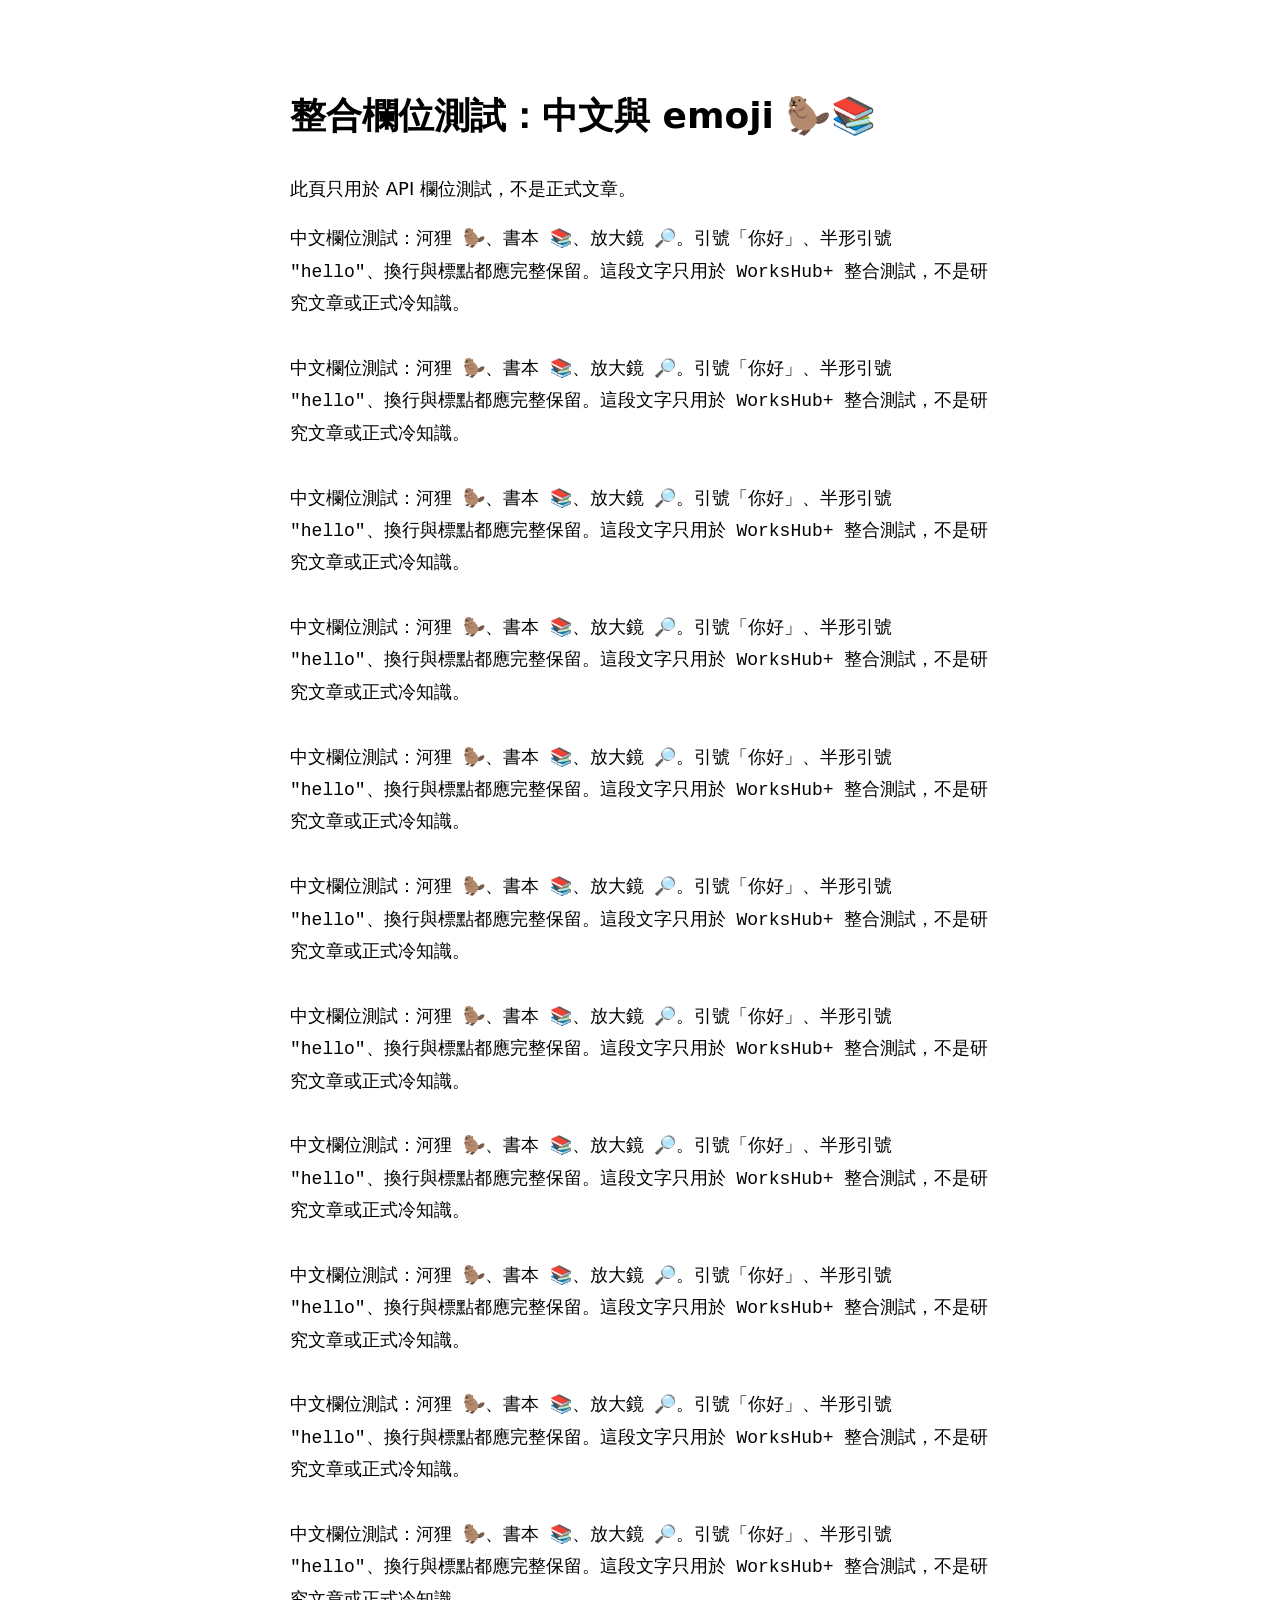
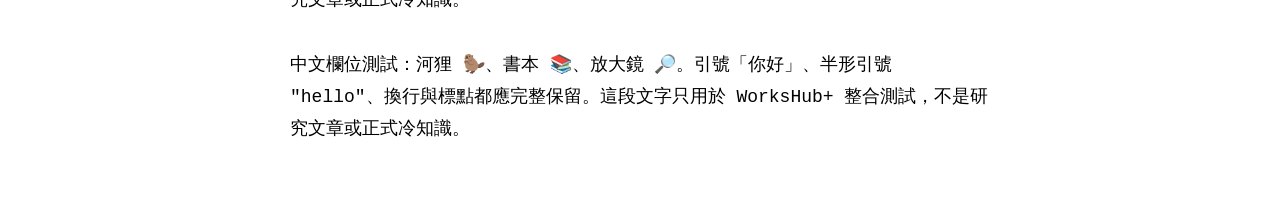
<file: api-test.html>
<html lang="zh-Hant"><meta charset="utf-8"><meta name="viewport" content="width=device-width"><title>WorksHub+ 整合測試</title><main style="max-width:700px;margin:40px auto;padding:20px;font:18px/1.8 system-ui"><h1>整合欄位測試：中文與 emoji 🦫📚</h1><p>此頁只用於 API 欄位測試，不是正式文章。</p><pre style="white-space:pre-wrap">中文欄位測試：河狸 🦫、書本 📚、放大鏡 🔎。引號「你好」、半形引號 &quot;hello&quot;、換行與標點都應完整保留。這段文字只用於 WorksHub+ 整合測試，不是研究文章或正式冷知識。

中文欄位測試：河狸 🦫、書本 📚、放大鏡 🔎。引號「你好」、半形引號 &quot;hello&quot;、換行與標點都應完整保留。這段文字只用於 WorksHub+ 整合測試，不是研究文章或正式冷知識。

中文欄位測試：河狸 🦫、書本 📚、放大鏡 🔎。引號「你好」、半形引號 &quot;hello&quot;、換行與標點都應完整保留。這段文字只用於 WorksHub+ 整合測試，不是研究文章或正式冷知識。

中文欄位測試：河狸 🦫、書本 📚、放大鏡 🔎。引號「你好」、半形引號 &quot;hello&quot;、換行與標點都應完整保留。這段文字只用於 WorksHub+ 整合測試，不是研究文章或正式冷知識。

中文欄位測試：河狸 🦫、書本 📚、放大鏡 🔎。引號「你好」、半形引號 &quot;hello&quot;、換行與標點都應完整保留。這段文字只用於 WorksHub+ 整合測試，不是研究文章或正式冷知識。

中文欄位測試：河狸 🦫、書本 📚、放大鏡 🔎。引號「你好」、半形引號 &quot;hello&quot;、換行與標點都應完整保留。這段文字只用於 WorksHub+ 整合測試，不是研究文章或正式冷知識。

中文欄位測試：河狸 🦫、書本 📚、放大鏡 🔎。引號「你好」、半形引號 &quot;hello&quot;、換行與標點都應完整保留。這段文字只用於 WorksHub+ 整合測試，不是研究文章或正式冷知識。

中文欄位測試：河狸 🦫、書本 📚、放大鏡 🔎。引號「你好」、半形引號 &quot;hello&quot;、換行與標點都應完整保留。這段文字只用於 WorksHub+ 整合測試，不是研究文章或正式冷知識。

中文欄位測試：河狸 🦫、書本 📚、放大鏡 🔎。引號「你好」、半形引號 &quot;hello&quot;、換行與標點都應完整保留。這段文字只用於 WorksHub+ 整合測試，不是研究文章或正式冷知識。

中文欄位測試：河狸 🦫、書本 📚、放大鏡 🔎。引號「你好」、半形引號 &quot;hello&quot;、換行與標點都應完整保留。這段文字只用於 WorksHub+ 整合測試，不是研究文章或正式冷知識。

中文欄位測試：河狸 🦫、書本 📚、放大鏡 🔎。引號「你好」、半形引號 &quot;hello&quot;、換行與標點都應完整保留。這段文字只用於 WorksHub+ 整合測試，不是研究文章或正式冷知識。

中文欄位測試：河狸 🦫、書本 📚、放大鏡 🔎。引號「你好」、半形引號 &quot;hello&quot;、換行與標點都應完整保留。這段文字只用於 WorksHub+ 整合測試，不是研究文章或正式冷知識。</pre></main></html>
</file>
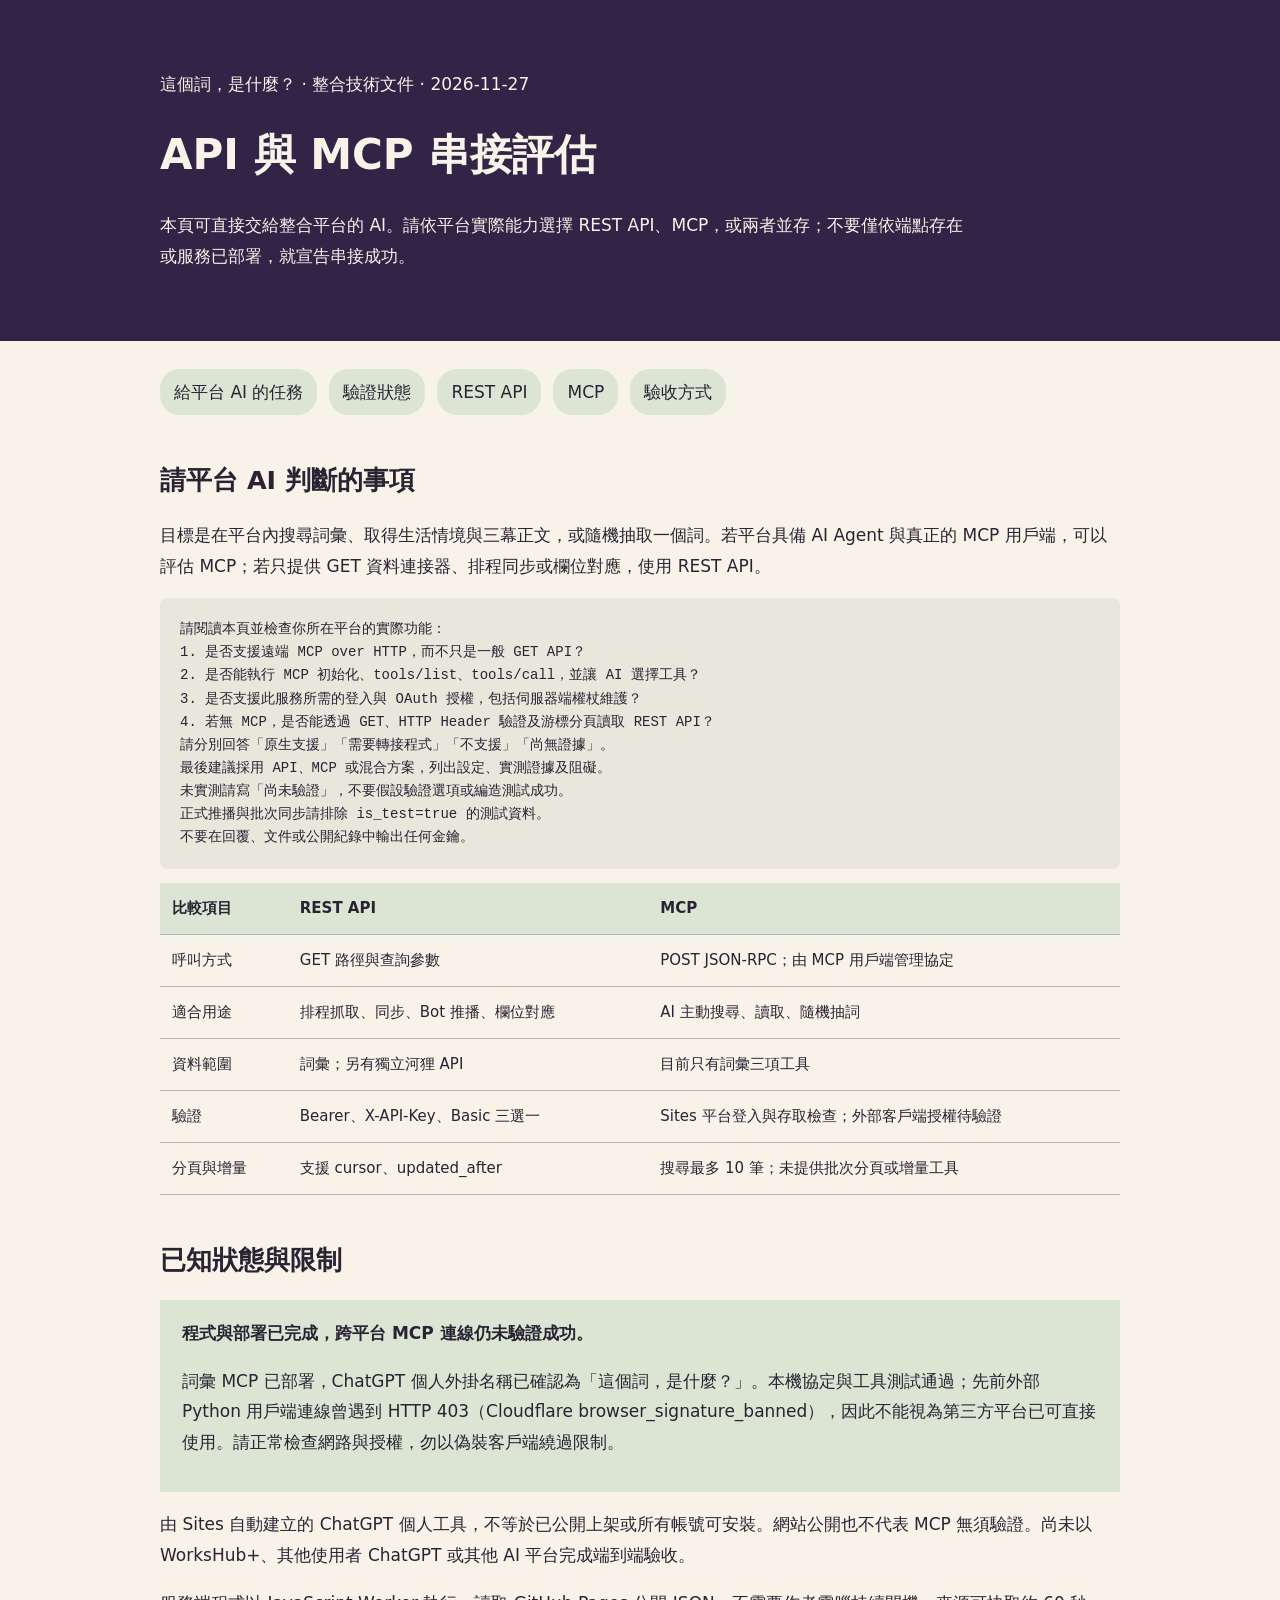
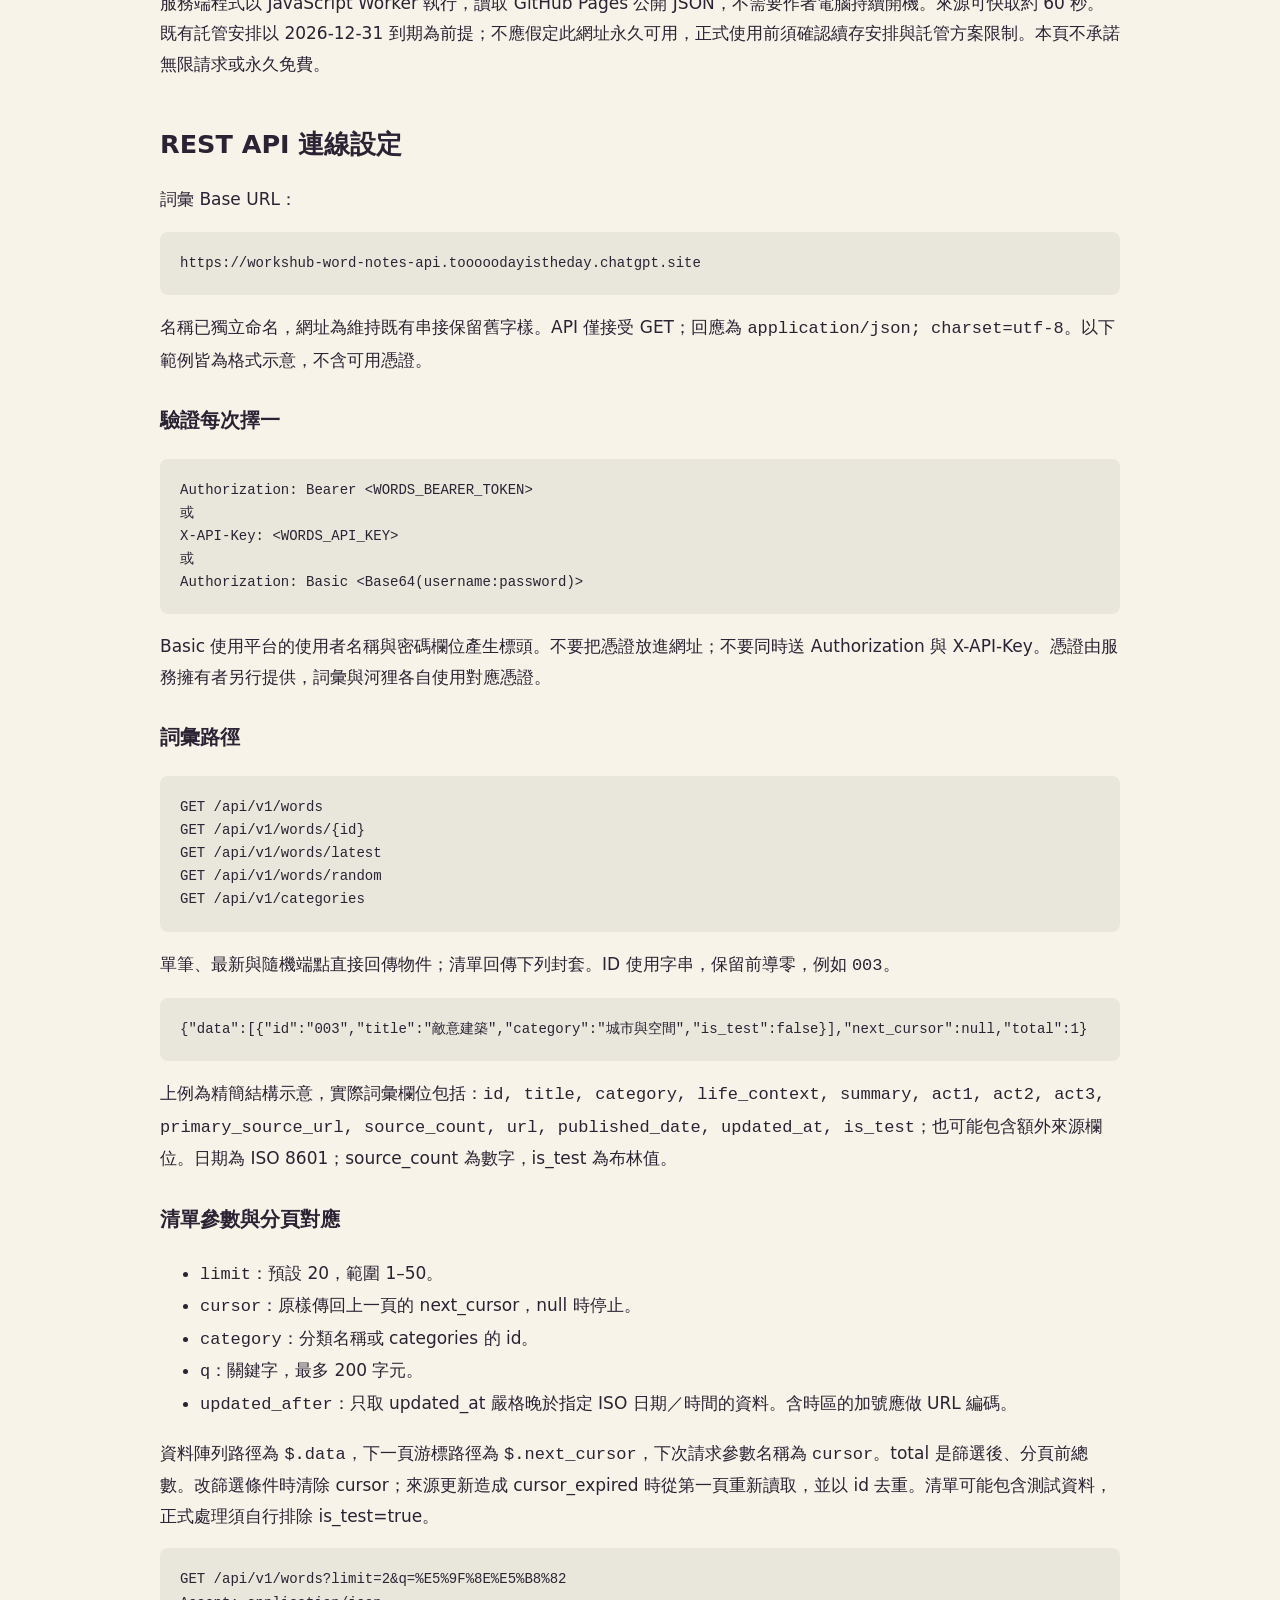
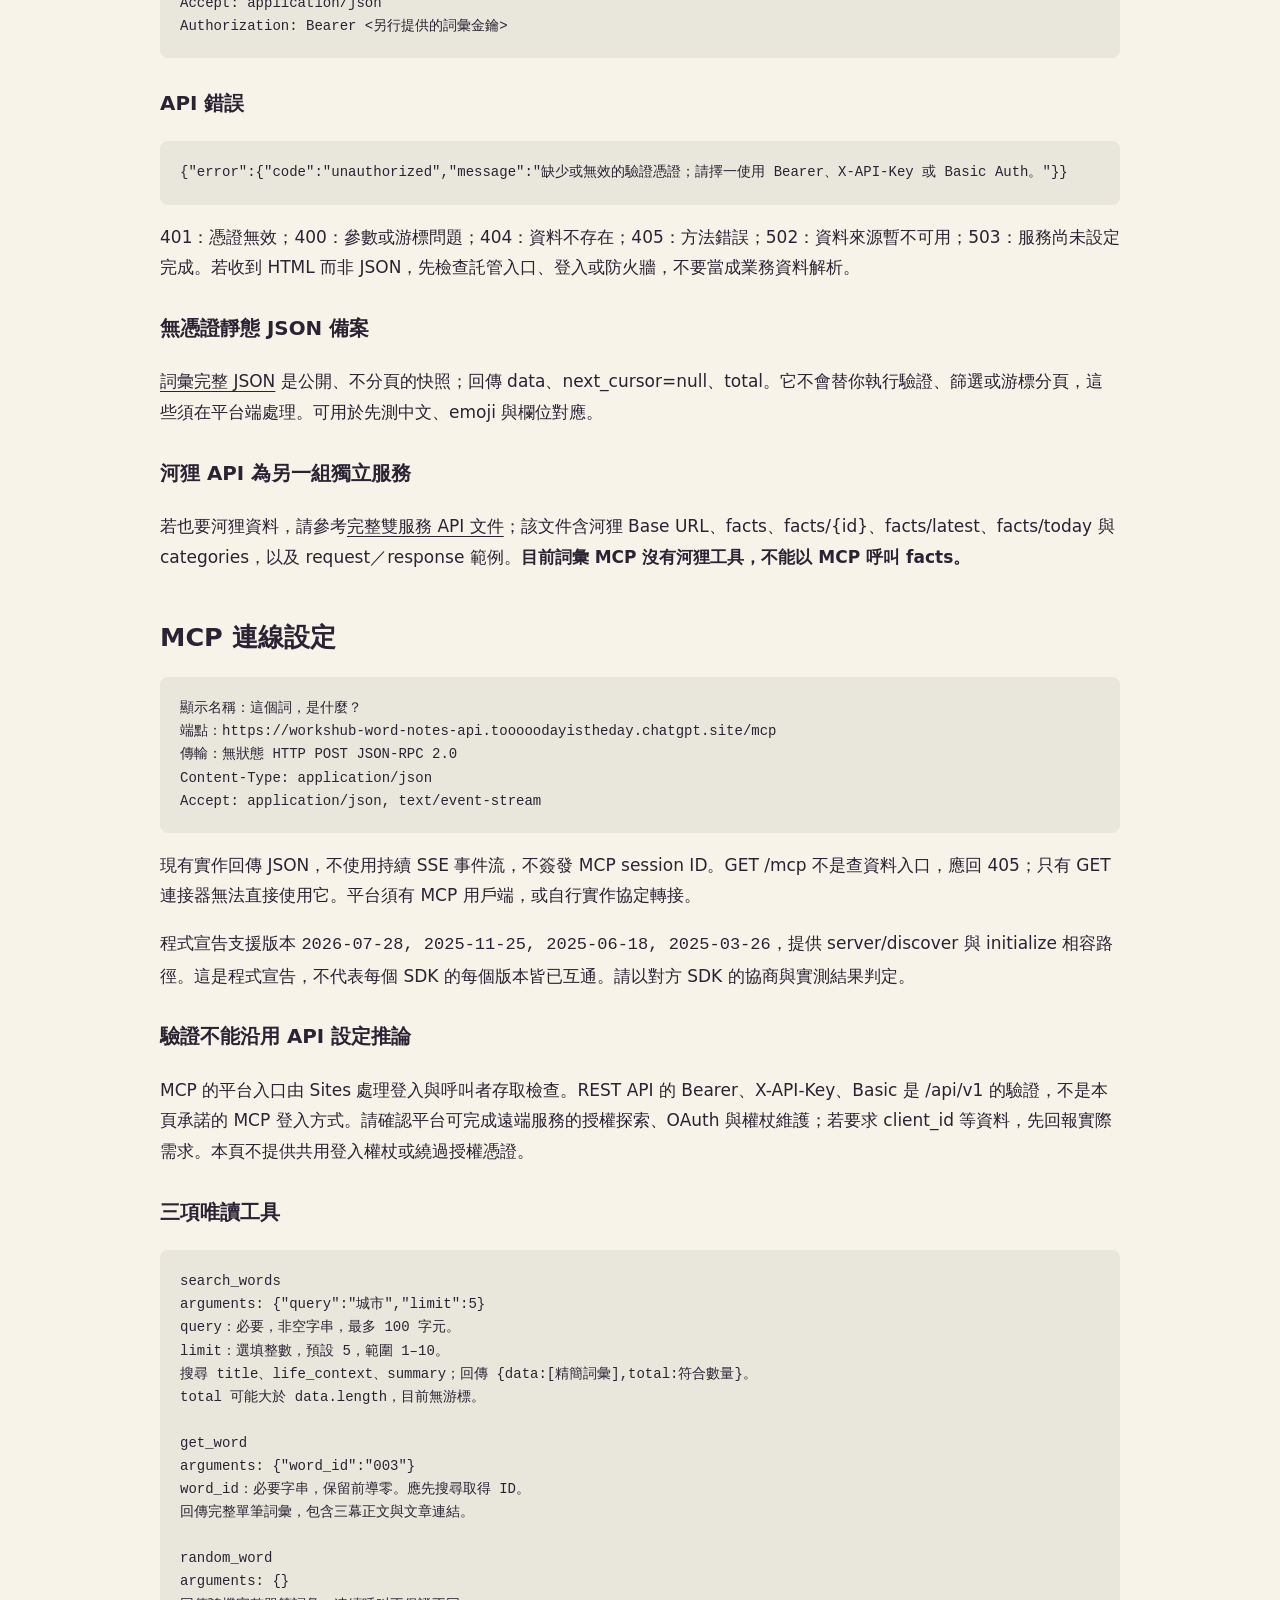
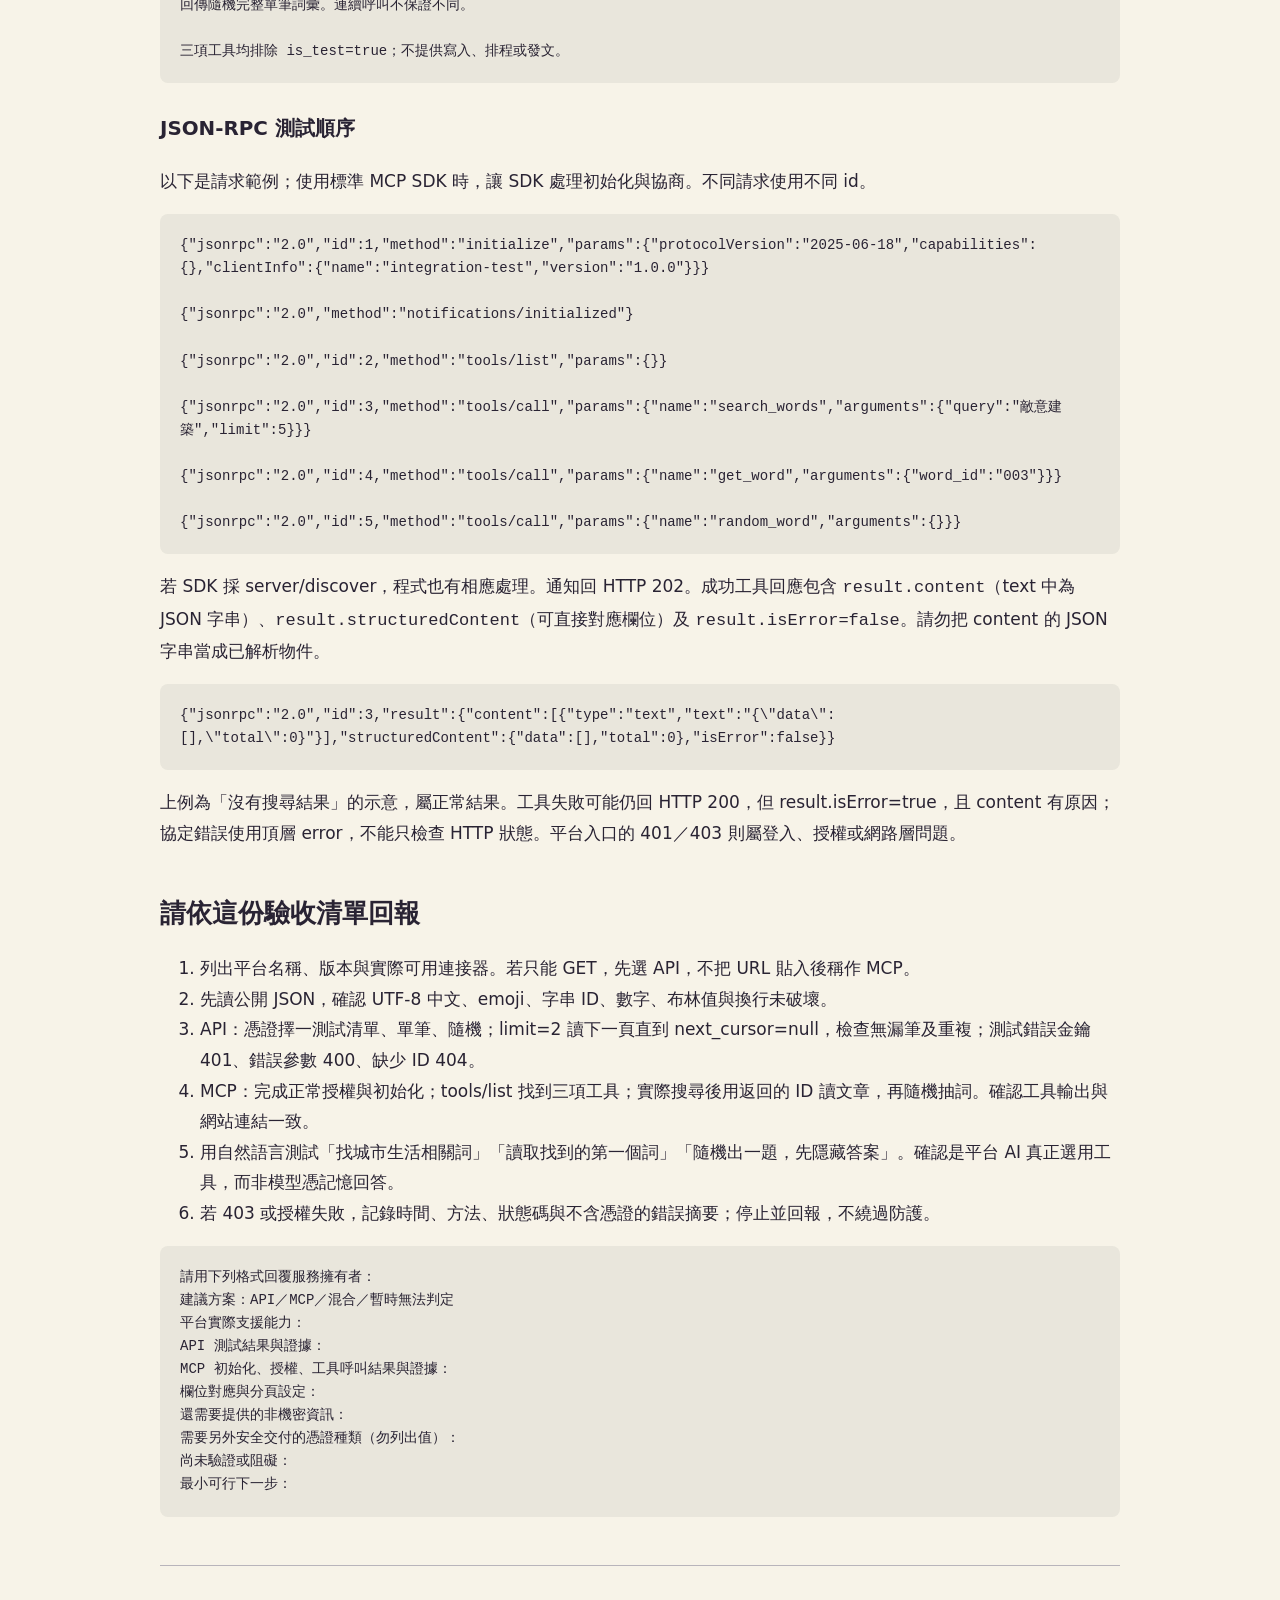
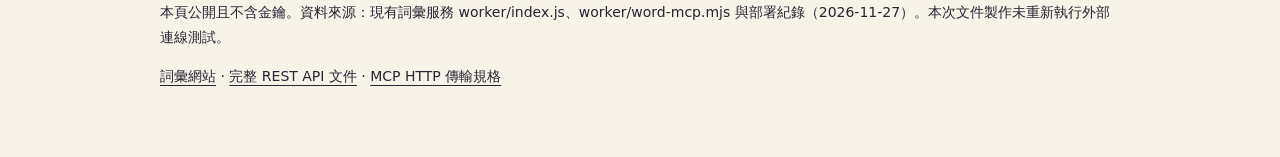
<file: integration-guide.html>
<!doctype html>
<html lang="zh-Hant"><head><meta charset="utf-8"><meta name="viewport" content="width=device-width,initial-scale=1"><title>詞彙服務 API 與 MCP 串接評估文件</title><meta name="description" content="供整合平台與 AI 評估詞彙服務 REST API 與 MCP 的連線方式、驗證、工具及測試條件。"><style>
:root{--ink:#292333;--brand:#332447;--paper:#f7f3e8;--sage:#dce5d4;--lime:#d5ef70}*{box-sizing:border-box}body{margin:0;background:var(--paper);color:var(--ink);font:17px/1.8 system-ui,'Microsoft JhengHei',sans-serif}header{background:var(--brand);color:var(--paper);padding:52px max(24px,calc((100vw - 960px)/2))}h1{font-size:clamp(28px,5vw,42px);line-height:1.3}header p{max-width:820px}main{max-width:1008px;margin:auto;padding:28px 24px 80px}h2{margin-top:48px;line-height:1.4}h3{margin-top:28px}a{color:inherit;text-underline-offset:4px;overflow-wrap:anywhere}nav{display:flex;gap:12px;flex-wrap:wrap}nav a{background:var(--sage);padding:8px 14px;border-radius:20px;text-decoration:none}pre{background:#e9e6dc;padding:20px;white-space:pre-wrap;overflow-wrap:anywhere;font:14px/1.65 Consolas,monospace;border-radius:8px}code{overflow-wrap:anywhere}table{border-collapse:collapse;width:100%;font-size:15px}td,th{text-align:left;border-bottom:1px solid #b8b4bb;padding:12px;vertical-align:top;overflow-wrap:anywhere}th{background:var(--sage)}.table-wrap{overflow-x:auto}section{scroll-margin-top:24px}a:focus-visible{outline:3px solid #7164a2;outline-offset:4px}.status{background:var(--sage);padding:18px 22px}footer{border-top:1px solid #b8b4bb;margin-top:48px;padding-top:20px;font-size:14px}@media(max-width:600px){header{padding:32px 20px}main{padding:24px 20px 56px}td,th{padding:9px}pre{padding:14px}}
</style></head><body><header><p>這個詞，是什麼？ · 整合技術文件 · 2026-11-27</p><h1>API 與 MCP 串接評估</h1><p>本頁可直接交給整合平台的 AI。請依平台實際能力選擇 REST API、MCP，或兩者並存；不要僅依端點存在或服務已部署，就宣告串接成功。</p></header><main>
<nav aria-label="文件目錄"><a href="#decision">給平台 AI 的任務</a><a href="#status">驗證狀態</a><a href="#api">REST API</a><a href="#mcp">MCP</a><a href="#tests">驗收方式</a></nav>
<section id="decision"><h2>請平台 AI 判斷的事項</h2><p>目標是在平台內搜尋詞彙、取得生活情境與三幕正文，或隨機抽取一個詞。若平台具備 AI Agent 與真正的 MCP 用戶端，可以評估 MCP；若只提供 GET 資料連接器、排程同步或欄位對應，使用 REST API。</p><pre>請閱讀本頁並檢查你所在平台的實際功能：
1. 是否支援遠端 MCP over HTTP，而不只是一般 GET API？
2. 是否能執行 MCP 初始化、tools/list、tools/call，並讓 AI 選擇工具？
3. 是否支援此服務所需的登入與 OAuth 授權，包括伺服器端權杖維護？
4. 若無 MCP，是否能透過 GET、HTTP Header 驗證及游標分頁讀取 REST API？
請分別回答「原生支援」「需要轉接程式」「不支援」「尚無證據」。
最後建議採用 API、MCP 或混合方案，列出設定、實測證據及阻礙。
未實測請寫「尚未驗證」，不要假設驗證選項或編造測試成功。
正式推播與批次同步請排除 is_test=true 的測試資料。
不要在回覆、文件或公開紀錄中輸出任何金鑰。</pre>
<div class="table-wrap"><table><thead><tr><th>比較項目</th><th>REST API</th><th>MCP</th></tr></thead><tbody><tr><td>呼叫方式</td><td>GET 路徑與查詢參數</td><td>POST JSON-RPC；由 MCP 用戶端管理協定</td></tr><tr><td>適合用途</td><td>排程抓取、同步、Bot 推播、欄位對應</td><td>AI 主動搜尋、讀取、隨機抽詞</td></tr><tr><td>資料範圍</td><td>詞彙；另有獨立河狸 API</td><td>目前只有詞彙三項工具</td></tr><tr><td>驗證</td><td>Bearer、X-API-Key、Basic 三選一</td><td>Sites 平台登入與存取檢查；外部客戶端授權待驗證</td></tr><tr><td>分頁與增量</td><td>支援 cursor、updated_after</td><td>搜尋最多 10 筆；未提供批次分頁或增量工具</td></tr></tbody></table></div></section>
<section id="status"><h2>已知狀態與限制</h2><div class="status"><strong>程式與部署已完成，跨平台 MCP 連線仍未驗證成功。</strong><p>詞彙 MCP 已部署，ChatGPT 個人外掛名稱已確認為「這個詞，是什麼？」。本機協定與工具測試通過；先前外部 Python 用戶端連線曾遇到 HTTP 403（Cloudflare browser_signature_banned），因此不能視為第三方平台已可直接使用。請正常檢查網路與授權，勿以偽裝客戶端繞過限制。</p></div><p>由 Sites 自動建立的 ChatGPT 個人工具，不等於已公開上架或所有帳號可安裝。網站公開也不代表 MCP 無須驗證。尚未以 WorksHub+、其他使用者 ChatGPT 或其他 AI 平台完成端到端驗收。</p><p>服務端程式以 JavaScript Worker 執行，讀取 GitHub Pages 公開 JSON，不需要作者電腦持續開機。來源可快取約 60 秒。既有託管安排以 2026-12-31 到期為前提；不應假定此網址永久可用，正式使用前須確認續存安排與託管方案限制。本頁不承諾無限請求或永久免費。</p></section>
<section id="api"><h2>REST API 連線設定</h2><p>詞彙 Base URL：</p><pre>https://workshub-word-notes-api.tooooodayistheday.chatgpt.site</pre><p>名稱已獨立命名，網址為維持既有串接保留舊字樣。API 僅接受 GET；回應為 <code>application/json; charset=utf-8</code>。以下範例皆為格式示意，不含可用憑證。</p><h3>驗證每次擇一</h3><pre>Authorization: Bearer &lt;WORDS_BEARER_TOKEN&gt;
或
X-API-Key: &lt;WORDS_API_KEY&gt;
或
Authorization: Basic &lt;Base64(username:password)&gt;</pre><p>Basic 使用平台的使用者名稱與密碼欄位產生標頭。不要把憑證放進網址；不要同時送 Authorization 與 X-API-Key。憑證由服務擁有者另行提供，詞彙與河狸各自使用對應憑證。</p>
<h3>詞彙路徑</h3><pre>GET /api/v1/words
GET /api/v1/words/{id}
GET /api/v1/words/latest
GET /api/v1/words/random
GET /api/v1/categories</pre><p>單筆、最新與隨機端點直接回傳物件；清單回傳下列封套。ID 使用字串，保留前導零，例如 <code>003</code>。</p><pre>{"data":[{"id":"003","title":"敵意建築","category":"城市與空間","is_test":false}],"next_cursor":null,"total":1}</pre><p>上例為精簡結構示意，實際詞彙欄位包括：<code>id, title, category, life_context, summary, act1, act2, act3, primary_source_url, source_count, url, published_date, updated_at, is_test</code>；也可能包含額外來源欄位。日期為 ISO 8601；source_count 為數字，is_test 為布林值。</p>
<h3>清單參數與分頁對應</h3><ul><li><code>limit</code>：預設 20，範圍 1–50。</li><li><code>cursor</code>：原樣傳回上一頁的 next_cursor，null 時停止。</li><li><code>category</code>：分類名稱或 categories 的 id。</li><li><code>q</code>：關鍵字，最多 200 字元。</li><li><code>updated_after</code>：只取 updated_at 嚴格晚於指定 ISO 日期／時間的資料。含時區的加號應做 URL 編碼。</li></ul><p>資料陣列路徑為 <code>$.data</code>，下一頁游標路徑為 <code>$.next_cursor</code>，下次請求參數名稱為 <code>cursor</code>。total 是篩選後、分頁前總數。改篩選條件時清除 cursor；來源更新造成 cursor_expired 時從第一頁重新讀取，並以 id 去重。清單可能包含測試資料，正式處理須自行排除 is_test=true。</p><pre>GET /api/v1/words?limit=2&amp;q=%E5%9F%8E%E5%B8%82
Accept: application/json
Authorization: Bearer &lt;另行提供的詞彙金鑰&gt;</pre><h3>API 錯誤</h3><pre>{"error":{"code":"unauthorized","message":"缺少或無效的驗證憑證；請擇一使用 Bearer、X-API-Key 或 Basic Auth。"}}</pre><p>401：憑證無效；400：參數或游標問題；404：資料不存在；405：方法錯誤；502：資料來源暫不可用；503：服務尚未設定完成。若收到 HTML 而非 JSON，先檢查託管入口、登入或防火牆，不要當成業務資料解析。</p>
<h3>無憑證靜態 JSON 備案</h3><p><a href="https://tooooodayistheday-maker.github.io/what-is-this-word/api/v1/words.json">詞彙完整 JSON</a> 是公開、不分頁的快照；回傳 data、next_cursor=null、total。它不會替你執行驗證、篩選或游標分頁，這些須在平台端處理。可用於先測中文、emoji 與欄位對應。</p>
<h3>河狸 API 為另一組獨立服務</h3><p>若也要河狸資料，請參考<a href="./api-docs.html">完整雙服務 API 文件</a>；該文件含河狸 Base URL、facts、facts/{id}、facts/latest、facts/today 與 categories，以及 request／response 範例。<strong>目前詞彙 MCP 沒有河狸工具，不能以 MCP 呼叫 facts。</strong></p></section>
<section id="mcp"><h2>MCP 連線設定</h2><pre>顯示名稱：這個詞，是什麼？
端點：https://workshub-word-notes-api.tooooodayistheday.chatgpt.site/mcp
傳輸：無狀態 HTTP POST JSON-RPC 2.0
Content-Type: application/json
Accept: application/json, text/event-stream</pre><p>現有實作回傳 JSON，不使用持續 SSE 事件流，不簽發 MCP session ID。GET /mcp 不是查資料入口，應回 405；只有 GET 連接器無法直接使用它。平台須有 MCP 用戶端，或自行實作協定轉接。</p><p>程式宣告支援版本 <code>2026-07-28, 2025-11-25, 2025-06-18, 2025-03-26</code>，提供 server/discover 與 initialize 相容路徑。這是程式宣告，不代表每個 SDK 的每個版本皆已互通。請以對方 SDK 的協商與實測結果判定。</p><h3>驗證不能沿用 API 設定推論</h3><p>MCP 的平台入口由 Sites 處理登入與呼叫者存取檢查。REST API 的 Bearer、X-API-Key、Basic 是 /api/v1 的驗證，不是本頁承諾的 MCP 登入方式。請確認平台可完成遠端服務的授權探索、OAuth 與權杖維護；若要求 client_id 等資料，先回報實際需求。本頁不提供共用登入權杖或繞過授權憑證。</p>
<h3>三項唯讀工具</h3><pre>search_words
arguments: {"query":"城市","limit":5}
query：必要，非空字串，最多 100 字元。
limit：選填整數，預設 5，範圍 1–10。
搜尋 title、life_context、summary；回傳 {data:[精簡詞彙],total:符合數量}。
total 可能大於 data.length，目前無游標。

get_word
arguments: {"word_id":"003"}
word_id：必要字串，保留前導零。應先搜尋取得 ID。
回傳完整單筆詞彙，包含三幕正文與文章連結。

random_word
arguments: {}
回傳隨機完整單筆詞彙。連續呼叫不保證不同。

三項工具均排除 is_test=true；不提供寫入、排程或發文。</pre><h3>JSON-RPC 測試順序</h3><p>以下是請求範例；使用標準 MCP SDK 時，讓 SDK 處理初始化與協商。不同請求使用不同 id。</p><pre>{"jsonrpc":"2.0","id":1,"method":"initialize","params":{"protocolVersion":"2025-06-18","capabilities":{},"clientInfo":{"name":"integration-test","version":"1.0.0"}}}

{"jsonrpc":"2.0","method":"notifications/initialized"}

{"jsonrpc":"2.0","id":2,"method":"tools/list","params":{}}

{"jsonrpc":"2.0","id":3,"method":"tools/call","params":{"name":"search_words","arguments":{"query":"敵意建築","limit":5}}}

{"jsonrpc":"2.0","id":4,"method":"tools/call","params":{"name":"get_word","arguments":{"word_id":"003"}}}

{"jsonrpc":"2.0","id":5,"method":"tools/call","params":{"name":"random_word","arguments":{}}}</pre><p>若 SDK 採 server/discover，程式也有相應處理。通知回 HTTP 202。成功工具回應包含 <code>result.content</code>（text 中為 JSON 字串）、<code>result.structuredContent</code>（可直接對應欄位）及 <code>result.isError=false</code>。請勿把 content 的 JSON 字串當成已解析物件。</p><pre>{"jsonrpc":"2.0","id":3,"result":{"content":[{"type":"text","text":"{\"data\":[],\"total\":0}"}],"structuredContent":{"data":[],"total":0},"isError":false}}</pre><p>上例為「沒有搜尋結果」的示意，屬正常結果。工具失敗可能仍回 HTTP 200，但 result.isError=true，且 content 有原因；協定錯誤使用頂層 error，不能只檢查 HTTP 狀態。平台入口的 401／403 則屬登入、授權或網路層問題。</p></section>
<section id="tests"><h2>請依這份驗收清單回報</h2><ol><li>列出平台名稱、版本與實際可用連接器。若只能 GET，先選 API，不把 URL 貼入後稱作 MCP。</li><li>先讀公開 JSON，確認 UTF-8 中文、emoji、字串 ID、數字、布林值與換行未破壞。</li><li>API：憑證擇一測試清單、單筆、隨機；limit=2 讀下一頁直到 next_cursor=null，檢查無漏筆及重複；測試錯誤金鑰 401、錯誤參數 400、缺少 ID 404。</li><li>MCP：完成正常授權與初始化；tools/list 找到三項工具；實際搜尋後用返回的 ID 讀文章，再隨機抽詞。確認工具輸出與網站連結一致。</li><li>用自然語言測試「找城市生活相關詞」「讀取找到的第一個詞」「隨機出一題，先隱藏答案」。確認是平台 AI 真正選用工具，而非模型憑記憶回答。</li><li>若 403 或授權失敗，記錄時間、方法、狀態碼與不含憑證的錯誤摘要；停止並回報，不繞過防護。</li></ol><pre>請用下列格式回覆服務擁有者：
建議方案：API／MCP／混合／暫時無法判定
平台實際支援能力：
API 測試結果與證據：
MCP 初始化、授權、工具呼叫結果與證據：
欄位對應與分頁設定：
還需要提供的非機密資訊：
需要另外安全交付的憑證種類（勿列出值）：
尚未驗證或阻礙：
最小可行下一步：</pre></section>
<footer><p>本頁公開且不含金鑰。資料來源：現有詞彙服務 worker/index.js、worker/word-mcp.mjs 與部署紀錄（2026-11-27）。本次文件製作未重新執行外部連線測試。</p><p><a href="./">詞彙網站</a> · <a href="./api-docs.html">完整 REST API 文件</a> · <a href="https://modelcontextprotocol.io/specification/2025-06-18/basic/transports">MCP HTTP 傳輸規格</a></p></footer>
</main></body></html>
</file>
<file: word_site.css>
/* Daily vocabulary / original surreal editorial room. */
:root{
 --color-brand:#332447;--color-paper:#F7F3E8;--color-accent:#D5EF70;
 --color-section:#DCE5D4;--color-ink:#292333;--color-muted:#68616F;
 --color-line:color-mix(in srgb,var(--color-brand) 25%,var(--color-paper));
 --sans:"Noto Sans TC","PingFang TC","Microsoft JhengHei",system-ui,sans-serif;
 --mono:ui-monospace,"SFMono-Regular",Consolas,monospace;
 color-scheme:light;font-family:var(--sans);color:var(--color-ink);background:var(--color-paper);scroll-padding-top:24px;
}
*{box-sizing:border-box}body{margin:0;line-height:1.8}button,input{font:inherit}button,a,input,summary{-webkit-tap-highlight-color:transparent}
a{color:inherit;text-underline-offset:.22em}button,a{touch-action:manipulation}button{cursor:pointer}img{max-width:100%;height:auto}button:disabled{cursor:default;opacity:.4}
[hidden]{display:none!important}::selection{background:var(--color-section);color:var(--color-ink)}
:focus-visible{outline:3px solid var(--color-brand);outline-offset:5px}.room :focus-visible,footer :focus-visible{outline-color:var(--color-paper)}
.skip-link{position:fixed;left:16px;top:12px;z-index:200;transform:translateY(-180%);padding:10px 18px;background:var(--color-paper);color:var(--color-ink)}.skip-link:focus{transform:none}
.room{height:max(860px,100svh);max-height:1120px;position:relative;isolation:isolate;overflow:hidden;background:var(--color-brand);color:var(--color-paper)}
.room:after{content:"";position:absolute;inset:0;pointer-events:none;z-index:8;opacity:.035;background-image:url("data:image/svg+xml,%3Csvg viewBox='0 0 180 180' xmlns='http://www.w3.org/2000/svg'%3E%3Cfilter id='n'%3E%3CfeTurbulence type='fractalNoise' baseFrequency='.65' numOctaves='2' stitchTiles='stitch'/%3E%3C/filter%3E%3Cpath filter='url(%23n)' opacity='.6' d='M0 0h180v180H0z'/%3E%3C/svg%3E")}
.topbar{height:100px;margin:0 4.5%;border-bottom:1px solid color-mix(in srgb,var(--color-paper) 33%,transparent);display:flex;align-items:center;justify-content:space-between;gap:20px;position:relative;z-index:10}
.topbar>div{display:flex;gap:28px;align-items:center}.wordmark{font:700 20px var(--mono);letter-spacing:-.05em;text-decoration:none}.wordmark span{display:block;font:11px var(--sans);letter-spacing:.12em;margin-top:6px;opacity:.8}
.topbar a{min-height:44px;display:inline-flex;align-items:center}.topbar .wordmark{display:block}.nav-random{font-size:14px;text-decoration:none}
.index-pill{border-radius:99px;background:var(--color-section);color:var(--color-ink);padding:10px 22px;gap:26px;text-decoration:none;font-weight:700}
.poster-title{position:absolute;left:4.5%;top:125px;z-index:4;pointer-events:none;will-change:transform}
h1{font-size:clamp(86px,11.6vw,180px);font-weight:900;line-height:.99;letter-spacing:-.085em;margin:0;text-wrap:nowrap}
h1>span{display:block}.question{display:inline-block;color:var(--color-accent);transform:rotate(8deg);margin-left:.02em;letter-spacing:-.15em}
.room-intro{position:absolute;left:5%;top:55%;width:34%;max-width:420px;z-index:6}.room-intro p{font-size:clamp(17px,1.5vw,22px);margin:0 0 22px}
.room-actions{display:flex;flex-direction:column;gap:12px;align-items:flex-start}
.primary{display:inline-flex;align-items:center;justify-content:center;gap:16px;min-height:52px;background:var(--color-accent);color:var(--color-ink);padding:12px 22px;border:0;border-radius:4px;font-weight:750;text-decoration:none;line-height:1.5;font-size:16px}
.index-link{min-height:44px;display:inline-flex;align-items:center;font-size:14px}.floor{position:absolute;inset:auto 0 0;height:24%;background:var(--color-paper);z-index:0;border-top:1px solid color-mix(in srgb,var(--color-brand) 17%,transparent);box-shadow:inset 0 35px 40px -38px color-mix(in srgb,var(--color-brand) 40%,transparent)}
.floor:before{content:"";position:absolute;inset:0;background:repeating-linear-gradient(0deg,transparent 0 36px,color-mix(in srgb,var(--color-brand) 2%,transparent) 37px);pointer-events:none}
.floor-label{position:absolute;bottom:25px;left:4.5%;font:11px var(--mono);letter-spacing:.1em;color:var(--color-muted)}
.room-props{position:absolute;inset:0;z-index:3;pointer-events:none}.prop-wrap{position:absolute;will-change:transform}.prop{display:block;width:100%;filter:drop-shadow(0 22px 18px color-mix(in srgb,var(--color-brand) 15%,transparent))}
.book-wrap{width:53%;left:37%;bottom:0;z-index:1}.book{transform:rotate(-7deg)}
.door-wrap{width:24%;left:58%;bottom:21%;z-index:2}.door{transform:rotate(4deg)}
.lens-wrap{width:29%;right:0;top:12%;z-index:3}.lens{transform:rotate(-18deg)}
.room-note{position:absolute;bottom:40px;right:5%;font-size:13px;color:var(--color-ink);text-align:right;z-index:5;line-height:1.6}.room-note span{display:block}
main{background:var(--color-paper)}.selection{padding:110px 6% 120px;display:grid;grid-template-columns:1fr 1.3fr;gap:clamp(40px,8vw,140px);max-width:1500px;margin:auto}
.section-no{font:11px var(--mono);letter-spacing:.1em}.selection-side h2{font-size:clamp(28px,3.2vw,48px);line-height:1.25;letter-spacing:-.045em;margin:25px 0}.selection-side p{font-size:15px;color:var(--color-muted)}
.home-recommendation{border-top:2px solid var(--color-ink);padding:20px 0 0;align-self:center;position:relative}
.recommend-meta{display:flex;gap:22px;align-items:center;font:12px var(--mono);padding-bottom:10px}.selection-marker{margin-left:auto;color:var(--color-accent);font-size:38px;line-height:1}
#recommend-title{font-size:clamp(40px,5.2vw,78px);font-weight:850;line-height:1.15;letter-spacing:-.05em;margin:18px 0 26px;overflow-wrap:anywhere}
#recommend-text{font-size:clamp(18px,1.8vw,22px);line-height:1.85;max-width:38ch;margin:0 0 30px}
.recommend-actions{display:flex;gap:18px;align-items:center;flex-wrap:wrap}.recommend-actions button{background:transparent;border:0;border-bottom:1px solid var(--color-ink);min-height:48px;padding:8px 0;color:var(--color-ink)}
.index-section{padding:70px 6% 100px;border-top:1px solid var(--color-line);max-width:1500px;margin:auto;scroll-margin-top:25px}
.index-heading{display:flex;justify-content:space-between;gap:30px;align-items:flex-end;margin-bottom:46px}.index-heading h2{font-size:clamp(30px,4vw,58px);line-height:1.15;letter-spacing:-.05em;margin:22px 0 0}.index-heading p{font-size:13px;color:var(--color-muted);margin-bottom:0}.index-heading p span{display:block;margin-top:10px}
.filters{display:flex;gap:8px;flex-wrap:wrap;margin-bottom:26px}.filters button{min-height:44px;background:transparent;border:1px solid var(--color-muted);border-radius:99px;padding:8px 16px;color:var(--color-ink);font-size:14px}
.filters button span{margin-left:6px;font:11px var(--mono)}.filters button[aria-pressed="true"]{color:var(--color-paper);background:var(--color-brand);border-color:var(--color-brand)}
.search-row{display:flex;align-items:flex-end;gap:24px;margin-bottom:28px}.search-row label{font-size:13px;flex:1;max-width:560px}
input{display:block;width:100%;min-height:52px;border:0;border-bottom:1px solid var(--color-ink);border-radius:0;background:transparent;color:var(--color-ink);padding:12px 0;font-size:18px}input::placeholder{color:var(--color-muted)}
#count{font:12px var(--mono);white-space:nowrap;margin:0 0 17px}#archive{display:grid;grid-template-columns:1fr 1fr;column-gap:56px;align-items:start}
article{border-top:1px solid var(--color-ink);padding:22px 0 28px;scroll-margin-top:24px;min-width:0;position:relative}
article:has(details[open]){grid-column:1/-1}article:target{border-color:var(--color-accent);border-top-width:3px}
.meta{display:flex;gap:14px;color:var(--color-muted);align-items:center;font-size:12px;line-height:1.4}.term-number{font:11px var(--mono);color:var(--color-accent)}.meta time{margin-left:auto;font:11px var(--mono)}
article h2{font-size:clamp(25px,2.8vw,40px);line-height:1.25;letter-spacing:-.035em;margin:20px 0 18px}article h2 a{text-decoration:none}
summary{width:fit-content;cursor:pointer;font-size:14px;min-height:44px;line-height:44px}
details section{max-width:66ch;margin:26px 0 30px}details h3{font-size:14px;letter-spacing:.05em;color:var(--color-brand);margin:0 0 12px}details p{font-size:19px;line-height:1.9;margin:0 0 18px}
details a{color:var(--color-brand);overflow-wrap:anywhere}details ul{padding-left:22px}details li{margin:12px 0}
.read-film{background:transparent;color:var(--color-brand);border:0;padding:0;min-height:44px;font-size:14px;text-decoration:underline;text-underline-offset:.25em;margin-top:2px}
#empty{padding:48px 0}#empty h3{font-size:30px;margin-bottom:12px}#empty button{min-height:48px;border:1px solid var(--color-ink);padding:10px 18px;background:transparent}
.reader{position:fixed;inset:0;width:100%;max-width:none;height:100%;max-height:none;margin:0;border:0;padding:26px clamp(20px,5vw,80px);background:var(--color-paper);color:var(--color-ink);overflow:auto;overscroll-behavior:contain}
.reader[open]{display:flex;flex-direction:column}.reader::backdrop{background:color-mix(in srgb,var(--color-brand) 73%,transparent)}.reader-top,.reader-bottom{display:flex;justify-content:space-between;align-items:center;gap:15px}
.reader button,.reader .source-return{background:transparent;color:var(--color-ink);border:1px solid var(--color-muted);border-radius:4px;padding:10px 16px;min-height:46px;text-decoration:none;display:inline-flex;align-items:center}
#reader-label{font-size:12px}.reader-progress{height:2px;background:var(--color-line);margin:20px 0}.reader-progress span{display:block;height:100%;background:var(--color-accent)}
.reader-scene{display:grid;grid-template-columns:1.3fr .7fr;gap:50px;align-items:center;flex:1;padding:24px 0 36px}
.reader-copy{max-width:68ch}.reader-copy h2{font-size:clamp(30px,4.2vw,62px);line-height:1.15;letter-spacing:-.04em;margin:0 0 24px}.reader-copy h3{font-size:15px;color:var(--color-brand);margin:0 0 16px}.reader-copy p{font-size:clamp(18px,1.8vw,22px);line-height:1.9;margin:0 0 20px}
.reader-art{min-width:0;pointer-events:none}.reader-art img{width:100%;display:block;filter:drop-shadow(0 20px 20px color-mix(in srgb,var(--color-brand) 10%,transparent))}.reader-bottom{margin-top:auto}.reader-bottom span{font:12px var(--mono)}.reader-hint{text-align:center;font-size:12px;color:var(--color-muted);margin:16px 0 0}
footer{padding:65px 6%;background:var(--color-brand);color:var(--color-paper);display:flex;gap:35px;align-items:start;justify-content:space-between;flex-wrap:wrap}.footer-title{font-size:26px;font-weight:800;letter-spacing:-.035em;text-decoration:none}footer p{font-size:13px;margin:0}.threads-profile{font-size:14px;min-height:44px}
@media(prefers-reduced-motion:no-preference){html{scroll-behavior:smooth}.primary,.index-pill,.prop,.filters button{transition:transform .22s ease,background-color .22s ease}.primary:hover,.index-pill:hover{transform:translateY(-3px)}.filters button:hover{transform:translateY(-2px)}.room-props .prop-wrap{pointer-events:auto}.prop-wrap:hover .prop{transform:rotate(2deg) translateY(-4px)}}
@media(min-width:1700px){.book-wrap{width:47%;left:42%}.door-wrap{width:21%;left:61%}.room-intro{top:54%}}
@media(max-width:1000px) and (min-width:701px){h1{font-size:12vw}.room-intro{width:40%;top:47%}.book-wrap{width:57%;left:38%;bottom:5%}.door-wrap{width:25%;left:62%;bottom:25%}.lens-wrap{top:22%;width:30%}.room{height:850px}.room-note{bottom:18px}.reader-scene{gap:20px}}
@media(max-width:700px){
 .room{height:auto;min-height:0;max-height:none;display:flex;flex-direction:column;padding-bottom:25px}
 .topbar{height:82px;margin:0 20px;gap:8px;flex:none}.wordmark{font-size:16px}.wordmark span{font-size:9px;letter-spacing:.02em}.topbar>div{gap:10px}.nav-random{font-size:12px;max-width:62px;line-height:1.4}.index-pill{padding:9px 12px;font-size:13px;gap:8px}
 .poster-title{position:relative;top:auto;left:auto;margin:38px 20px 0;z-index:5}h1{font-size:clamp(58px,16vw,106px);line-height:1.03;letter-spacing:-.075em}
 .room-intro{position:relative;left:auto;top:auto;width:auto;max-width:none;margin:28px 22px 0;z-index:6}.room-intro p{font-size:17px;line-height:1.85;margin-bottom:20px}.room-actions{gap:4px}.primary{font-size:15px;min-height:50px;padding:12px 18px}
 .room-props{position:relative;inset:auto;min-height:340px;width:100%;margin-top:12px;flex:1}.book-wrap{width:88%;left:2%;bottom:-15px}.door-wrap{width:40%;left:36%;bottom:86px}.lens-wrap{width:43%;right:-1%;top:-15px}
 .floor{height:260px}.floor-label{left:22px;bottom:20px;font-size:9px}.room-note{display:none}.selection{grid-template-columns:1fr;padding:64px 22px 70px;gap:24px}.selection-side h2{font-size:31px;margin:18px 0}.selection-side p{display:none}
 #recommend-title{font-size:44px;margin:12px 0 22px}#recommend-text{font-size:18px}.recommend-actions{gap:20px}.index-section{padding:60px 22px 70px}
 .index-heading{display:block;margin-bottom:30px}.index-heading h2{font-size:34px}.index-heading p{margin-top:22px;font-size:12px}.filters{gap:7px}.filters button{font-size:13px;padding:7px 12px}.search-row{gap:15px}
 #archive{grid-template-columns:1fr}article h2{font-size:29px}details p{font-size:18px}.meta{font-size:11px;gap:10px}
 .reader{padding:18px 22px}.reader-top{align-items:flex-start}#reader-label{max-width:48%;font-size:11px}.reader-top button{font-size:13px;padding:8px 12px}
 .reader-scene{display:flex;flex-direction:column-reverse;gap:10px;padding:5px 0 22px}.reader-copy{width:100%}.reader-copy h2{font-size:33px;margin-bottom:22px}.reader-copy p{font-size:18px}.reader-art{width:145px;align-self:flex-end}.reader-bottom{font-size:13px}.reader-bottom button{padding:8px 13px}
 footer{padding:45px 22px;display:block}footer p{margin:22px 0}.threads-profile{display:inline-flex;align-items:center}
}
@media(max-width:360px){.topbar{margin:0 14px}.nav-random{display:none}h1{font-size:16vw}.poster-title{margin-left:18px}.room-intro{margin-left:18px;margin-right:18px}.primary{font-size:14px}}
@media(prefers-reduced-motion:reduce){html{scroll-behavior:auto}*,*:before,*:after{animation:none!important;transition:none!important;scroll-behavior:auto!important}}

/* The independent paper surface bends about the spine; the book stays grounded. */
.book-surface{position:relative;transform:rotate(-7deg)}
.book-surface .book,.prop-wrap:hover .book{transform:none}
.turning-page{position:absolute;inset:0;width:100%;height:100%;overflow:visible;pointer-events:none;opacity:0}
.page-sheet{stroke:#d8bc92;stroke-width:1.4;filter:url(#paper-grain)}
.page-shadow{fill:#49331f;opacity:.16;transform:translate(4px,9px);filter:blur(9px)}
@media(prefers-reduced-motion:reduce){.turning-page{display:none}}

/* A self-contained recommendation island, distinct from both room and index. */
.selection{max-width:none;background:var(--color-section);border-top:12px solid var(--color-ink);border-bottom:1px solid var(--color-ink);padding:84px max(6%,calc((100% - 1320px)/2)) 90px;gap:65px}
.selection-side h2{font-size:clamp(34px,4vw,60px);max-width:6em}
.home-recommendation{background:var(--color-paper);border:1px solid var(--color-ink);padding:32px 38px 38px;box-shadow:10px 10px 0 var(--color-brand)}
.selection-marker{color:var(--color-brand)}
.door-leaf{transform-origin:820px 1038px}
@media(max-width:700px){.selection{padding:52px 22px 62px;gap:22px;border-top-width:8px}.selection-side h2{font-size:36px;max-width:none}.selection-side p{display:block;margin-bottom:0}.home-recommendation{padding:22px 23px 28px;box-shadow:6px 6px 0 var(--color-brand)}#recommend-title{font-size:38px}.prop.door{height:auto}}

/* Exploration motion: decorative layers never intercept the reading controls. */
.question{transform:rotate(0deg)}
.door-wrap{isolation:isolate}.door-wrap>.door{position:relative;z-index:3;overflow:visible}
.door-glow{position:absolute;left:30%;top:17%;width:32%;height:66%;border-radius:48% 48% 0 0;background:radial-gradient(ellipse,color-mix(in srgb,var(--color-accent) 65%,transparent),transparent 72%);opacity:0;z-index:0;pointer-events:none}
.word-slip{position:absolute;left:28%;top:36%;width:45%;min-height:30%;padding:12% 5% 7%;background:var(--color-paper);color:var(--color-ink);border:1px solid var(--color-line);box-shadow:0 6px 12px color-mix(in srgb,var(--color-brand) 15%,transparent);z-index:2;opacity:0;pointer-events:none;transform-origin:50% 0}
.word-slip span{display:block;font-size:clamp(7px,.7vw,11px);line-height:1.5}.word-slip strong{display:block;font-size:clamp(12px,1.5vw,24px);line-height:1.3;margin:10px 0;overflow-wrap:anywhere}
.recommend-content{display:flow-root}.home-recommendation{align-self:start;will-change:auto}.recommend-actions{position:relative;z-index:1}
#archive article h2 a{display:inline-flex;align-items:center;gap:16px;position:relative;text-decoration:none}
#archive article h2 a:after{content:'↗';font-size:.65em;transition:transform .2s ease}
#archive article h2 a:before{content:'';position:absolute;left:0;right:0;bottom:-5px;height:2px;background:var(--color-accent);transform:scaleX(0);transform-origin:left;transition:transform .2s ease}
#archive article h2 a:hover,#archive article h2 a:focus-visible{transform:translateX(5px)}
#archive article h2 a:hover:after,#archive article h2 a:focus-visible:after{transform:rotate(45deg)}
#archive article h2 a:hover:before,#archive article h2 a:focus-visible:before{transform:scaleX(1)}
#archive article h2 a{transition:transform .2s ease}
.reader-progress span{width:100%;transform:scaleX(.333333);transform-origin:left;transition:transform .26s cubic-bezier(.22,1,.36,1)}
.reader-scene{overflow:visible;min-height:min-content;flex:1 0 auto}.reader-copy{overflow:visible}
@media(max-width:700px){.word-slip{padding:10% 5% 5%}.word-slip strong{font-size:13px;margin:7px 0}.word-slip span{font-size:7px}}
@media(prefers-reduced-motion:reduce){.word-slip,.door-glow{display:none}.door-leaf{transform:none!important}#archive article h2 a:hover,#archive article h2 a:focus-visible{transform:none}}

/* Readable discovery note: opaque paper, above the scenery, with a real reading link. */
.poster-title .question{pointer-events:auto;display:inline-block;border:0;background:transparent;padding:0;margin:0 0 0 .02em;font:inherit;line-height:inherit;color:var(--color-accent);vertical-align:baseline;cursor:pointer}
.question:focus-visible{outline:3px solid var(--color-paper);outline-offset:2px;border-radius:8px}
.lens-wrap{isolation:isolate}.lens-message{position:absolute;z-index:2;left:31%;top:31%;transform:rotate(-18deg) scale(.92);font-size:clamp(14px,1.5vw,26px);font-weight:850;line-height:1.25;text-align:center;color:var(--color-ink);opacity:0;pointer-events:none;text-shadow:0 1px 3px var(--color-paper);transition:opacity .18s,transform .25s}
.lens-message.is-visible{opacity:1;transform:rotate(-18deg) scale(1)}
.word-slip{--slip-enter:1;--title-reveal:1;position:fixed;left:auto;top:auto;right:28px;bottom:28px;width:248px;min-height:0;padding:0;background:var(--color-paper);color:var(--color-ink);border:1px solid var(--color-ink);box-shadow:7px 7px 0 var(--color-brand),0 12px 32px color-mix(in srgb,var(--color-brand) 13%,transparent);z-index:30;opacity:0;visibility:hidden;pointer-events:none;transform:translateY(30px);transition:opacity .18s,transform .28s,visibility .18s}
.word-slip.is-readable{visibility:visible;opacity:1;pointer-events:auto;transform:translate(var(--slip-x,0px),var(--slip-y,0px)) scale(calc(.8 + .2*var(--slip-enter)))}
.word-slip a{display:block;padding:24px;text-decoration:none;min-height:160px}
.word-slip span{font-size:12px;line-height:1.5}.word-slip strong{font-size:28px;line-height:1.3;margin:16px 0;opacity:var(--title-reveal);transform:translateY(calc((1 - var(--title-reveal))*8px));overflow-wrap:anywhere}
.word-slip .slip-cta{font-size:14px;font-weight:750;color:var(--color-brand)}
.slip-dismiss{position:absolute;right:5px;top:4px;width:36px;height:36px;border:0;background:transparent;color:var(--color-ink);font-size:24px;z-index:2}
.word-slip a:focus-visible,.slip-dismiss:focus-visible{outline:3px solid var(--color-accent);outline-offset:3px}
@media(max-width:700px){.word-slip{right:16px;bottom:16px;width:228px}.word-slip a{padding:22px;min-height:145px}.word-slip strong{font-size:25px;margin:12px 0}.word-slip span{font-size:11px}.word-slip .slip-cta{font-size:13px}.lens-message{font-size:14px}.slip-dismiss{width:44px;height:44px;right:0;top:0}}
@media(prefers-reduced-motion:reduce){.word-slip{display:block;transform:none!important;transition:none}.word-slip strong{opacity:1;transform:none}.lens-message{transition:none}.lens-message.is-visible{transform:rotate(-18deg)}}

/* Small screens use an in-flow note when there is no safe floating space. */
.slip-inline-slot{position:relative;z-index:6;margin:0 22px}
.word-slip.is-inline{position:relative;inset:auto;width:100%;max-width:360px;margin:18px auto 24px;display:block;transform:none!important;box-shadow:5px 5px 0 var(--color-brand);transition:opacity .18s}
.word-slip.is-inline.is-readable{display:block}
@media(max-width:700px){.floor-label{display:none}.word-slip{transition:opacity .12s,visibility .12s}.word-slip:not(.is-readable){transition:none;visibility:hidden}}

.word-slip:not(.is-readable){transition:none;visibility:hidden;pointer-events:none}

/* Plum / paper / lime: semantic interface colors; raster materials stay untouched. */
.room :focus-visible,footer :focus-visible,.question:focus-visible{outline-color:var(--color-accent)}
.primary{color:var(--color-brand)}
.term-number,details a,.selection-marker{color:var(--color-brand)}
article:target{border-color:var(--color-brand)}
#archive article h2 a:before{background:var(--color-brand)}
.word-slip a:focus-visible,.slip-dismiss:focus-visible{outline-color:var(--color-brand)}
.question{position:relative}.question-glyph{display:inline-block;clip-path:inset(0 0 24% 0)}
.curiosity-dot{position:absolute;display:block;left:50%;bottom:.1em;margin-left:-.075em;width:.15em;height:.15em;border-radius:50%;background:var(--color-accent);pointer-events:none;transform-origin:50% 100%}
.home-recommendation{isolation:isolate;min-width:0}
.reader-progress{position:relative;height:2px;min-height:2px;flex-shrink:0;background:var(--color-line)}
.reader-progress span{background:var(--color-brand)}
.reader-progress .reader-orb{position:absolute;top:-6px;left:0;width:14px;height:14px;border:2px solid var(--color-brand);border-radius:50%;background:var(--color-accent);transform:translateX(0);pointer-events:none}

.curiosity-dot{transform:translateY(0) scale(1)}

/* A single physical guide dot; no native glyph dot, clone, or loading motif. */
.question-glyph{display:block;clip-path:none}.question-glyph svg{display:block;width:.9em;height:1em;overflow:visible}
.guide-home{position:absolute;left:50%;bottom:.1em;width:.15em;height:.15em;margin-left:-.075em}
.curiosity-dot{display:block;position:relative;inset:auto;margin:0;width:100%;height:100%;border:1px solid var(--color-brand);border-radius:50%;background:var(--color-accent);pointer-events:none;transform:translateY(0) scale(1);transform-origin:50% 100%}
.curiosity-dot.is-travelling{position:fixed;left:0;top:0;bottom:auto;width:18px;height:18px;margin:0;z-index:12;will-change:transform}
.guide-dock,.switch-dock{display:block;width:18px;height:18px;flex:none}
.recommend-title-row{display:flex;align-items:center;gap:14px;min-width:0}.recommend-title-row h3{min-width:0}
.switch-dock{width:14px;height:14px}.switch-control{display:inline-flex;align-items:center;gap:12px;min-width:0}
.replay-intro{padding:7px 0;border:0;background:transparent;color:var(--color-paper);font-size:13px;min-height:44px;text-decoration:underline;text-underline-offset:.25em}
.story-caption{position:absolute;top:34%;left:44%;width:49%;margin:0;color:var(--color-paper);font:400 clamp(27px,3.6vw,54px)/1.35 'Noto Serif TC','Songti TC','PMingLiU',serif;letter-spacing:.02em;text-align:center;opacity:0;pointer-events:none;z-index:6}
.room:before{content:'';position:absolute;inset:0;z-index:0;pointer-events:none;opacity:.06;background:repeating-linear-gradient(92deg,transparent 0 5px,#ffffff12 6px 7px),radial-gradient(ellipse at 20% 5%,#ffffff22,transparent 60%)}
.book-surface:after{content:'';position:absolute;left:12%;right:10%;height:5%;bottom:11%;border-radius:50%;background:var(--color-brand);opacity:.13;filter:blur(7px);z-index:-1;pointer-events:none}
.lens-wrap:after{content:'';position:absolute;width:45%;height:8%;left:24%;bottom:-8%;border-radius:50%;background:var(--color-brand);opacity:var(--lens-shadow-opacity,.09);transform:scale(var(--lens-shadow-scale,.8));filter:blur(13px);z-index:-1;pointer-events:none}
.room-props .lens{filter:drop-shadow(0 14px 17px color-mix(in srgb,var(--color-brand) 9%,transparent))}
@media(max-width:700px){.guide-home{width:.14em;height:.14em;margin-left:-.07em}.curiosity-dot{width:100%;height:100%;margin:0}.curiosity-dot.is-travelling{width:14px;height:14px}.story-caption{top:auto;bottom:155px;left:22px;right:22px;width:auto;font-size:27px}.recommend-title-row{gap:10px}.guide-dock{width:14px;height:14px}}
@media(prefers-reduced-motion:reduce){.story-caption{display:none}.curiosity-dot{transform:translateY(0) scale(1)!important}}

/* Restrained contact shadows suggest a common upper-left key light. */
.book-surface .book{filter:drop-shadow(5px 10px 8px color-mix(in srgb,var(--color-brand) 10%,transparent))}
.room-props .door{filter:drop-shadow(5px 10px 8px color-mix(in srgb,var(--color-brand) 12%,transparent))}
.room-props .lens{filter:drop-shadow(7px 14px 17px color-mix(in srgb,var(--color-brand) 9%,transparent))}

/* Empty stage first; then a full-opacity paper-white quote, without scenery behind it. */
.story-caption{top:54%;color:var(--color-paper)}
@media(max-width:700px){.story-caption{top:auto;bottom:320px}}

/* Interactive paper and tag studies; cinetic:brand-supplied existing reading-room palette. */
.motion-lab{padding:90px 5%;background:var(--color-paper);border-top:1px solid var(--color-line)}
.lab-heading{display:flex;justify-content:space-between;align-items:end;gap:35px;max-width:1440px;margin:0 auto 40px}.lab-heading h2{font-size:clamp(42px,5.3vw,78px);line-height:1.15;letter-spacing:-.055em;margin:18px 0 0}.lab-heading p{margin:0 0 20px;font-size:18px}
.lab-grid{display:grid;grid-template-columns:1fr 1fr;gap:30px;max-width:1440px;margin:auto;align-items:start}.paper-study,.tag-study{margin:0;min-width:0;border:1px solid var(--color-brand);background:var(--color-section);padding:26px}.paper-study{background:var(--color-paper)}
.study-heading{display:flex;justify-content:space-between;align-items:center;gap:16px}.study-heading h3{font-size:22px;line-height:1.5;margin:0}.motion-lab button,.motion-lab select{min-height:44px;border:1px solid var(--color-brand);border-radius:0;background:var(--color-paper);color:var(--color-brand);padding:8px 14px;font-size:14px}.motion-lab button:hover{background:var(--color-accent)}.motion-lab #lab-pause{background:var(--color-brand);color:var(--color-paper)}.motion-lab #lab-pause[aria-pressed="true"]{background:var(--color-accent);color:var(--color-brand)}
.paper-stage{height:540px;position:relative;margin:10px -15px 0}.paper-stage canvas,.tag-stage canvas{display:block;width:100%;height:100%;position:absolute;inset:0}.paper-stage canvas{cursor:pointer}.paper-study figcaption{border-top:1px solid var(--color-line);padding-top:18px;display:flex;flex-wrap:wrap;gap:6px 18px;align-items:center}.paper-study figcaption>a{font-size:18px;font-weight:700;min-height:44px;display:inline-flex;align-items:center}.paper-study figcaption>span{font-size:12px;color:var(--color-muted)}#paper-phase{margin-left:auto}
.paper-fallback{position:absolute;inset:12% 15%;background:var(--color-paper);border:1px solid var(--color-brand);padding:30px;box-shadow:8px 10px 0 var(--color-section);display:flex;flex-direction:column;justify-content:center}.paper-fallback strong{font-size:40px;line-height:1.5}.paper-fallback p{font-size:16px}.paper-fallback>span{font-size:13px}
.tag-instructions{font-size:14px;margin:18px 0 0}.tag-stage{height:340px;position:relative;overflow:hidden;border-bottom:2px solid var(--color-brand);margin:0 -12px 22px}.tag-stage canvas{touch-action:none;cursor:grab}.tag-stage canvas.is-grabbing{cursor:grabbing}.tags-fallback{position:absolute;bottom:20px;display:flex;flex-wrap:wrap;gap:12px;padding:14px}.tags-fallback span{padding:9px 18px;border:1px solid var(--color-brand);border-radius:40px}
.canvas-ready .paper-fallback,.canvas-ready .tags-fallback{display:none}.tag-keyboard{display:flex;gap:10px;align-items:end;flex-wrap:wrap;margin-bottom:22px}.tag-keyboard label{font-size:12px;flex:1;min-width:120px}.tag-keyboard select{display:block;width:100%;max-width:100%;margin-top:5px}.tag-keyboard button{font-size:13px}#tag-form>label{font-weight:700;font-size:15px;display:block}#tag-form label span{font-weight:400;font-size:12px;display:block;color:var(--color-muted);margin:3px 0 10px}#tag-form>div{display:flex;gap:8px}#tag-text{min-width:0;width:100%;min-height:44px;font-size:14px;background:var(--color-paper);color:var(--color-ink);border:1px solid var(--color-brand);padding:10px}#tag-form button{flex-shrink:0}.lab-status{font-size:12px;margin:12px 0 0;min-height:22px}.tag-reading{max-width:1440px;margin:26px auto 0;border-bottom:1px solid var(--color-line)}.tag-reading summary{padding:12px 0;min-height:44px;font-size:15px;cursor:pointer}.tag-reading>p{font-size:12px;color:var(--color-muted)}#tag-word-links{display:flex;gap:10px 20px;flex-wrap:wrap;padding:16px 0}#tag-word-links a,#tag-word-links span{font-size:15px;min-height:44px;display:inline-flex;align-items:center}#tag-word-links span{color:var(--color-muted)}
@media(max-width:950px){.lab-grid{grid-template-columns:1fr}.paper-stage{height:500px}.tag-stage{height:340px}.lab-heading{align-items:start}}
@media(max-width:600px){.motion-lab{padding:55px 22px}.lab-heading{display:block;margin-bottom:28px}.lab-heading h2{font-size:48px}.lab-heading p{font-size:16px;margin:20px 0 15px}.lab-grid{gap:24px}.paper-study,.tag-study{padding:20px 16px}.study-heading{gap:8px}.study-heading h3{font-size:19px}.study-heading button{font-size:12px;padding:7px 9px}.paper-stage{height:430px;margin:8px -9px 0}.tag-stage{height:330px;margin-left:-8px;margin-right:-8px}.paper-study figcaption>a{font-size:17px}#paper-phase{margin-left:0;width:100%}.tag-keyboard{gap:8px}.motion-lab button{min-height:44px}.paper-fallback{padding:18px;inset:10%}.paper-fallback strong{font-size:34px}}
/* Scenario-first reading card: one paper, one answer, no repeated poster. */
.home-recommendation{position:relative;overflow:visible;min-height:0;height:auto!important;padding:32px}.discovery-front{position:relative;z-index:1}.discovery-front h3{font-size:clamp(24px,2.4vw,34px);line-height:1.65;margin:14px 0 0;max-width:24em}.discovery-paper{height:310px;position:relative;margin:0 auto;max-width:480px}.discovery-paper canvas{position:absolute;inset:0;width:100%;height:100%}.discovery-paper.canvas-ready .paper-fallback{display:none}.recommend-content{position:relative;z-index:1}.recommend-content h3{font-size:clamp(30px,3.4vw,48px);line-height:1.3;margin:12px 0}.recommend-content p{font-size:18px;line-height:1.9;margin:14px 0}.recommend-content>a{display:inline-flex;align-items:center;min-height:44px;font-weight:700}.recommend-actions{display:flex;gap:16px;align-items:center;flex-wrap:wrap;position:relative;z-index:2;margin-top:20px}.recommend-actions button{min-height:44px}.recommend-actions .switch-control{margin:0}.home-recommendation [hidden]{display:none!important}#discovery-status{font-size:13px;line-height:1.6;min-height:22px;margin:16px 0 0;color:var(--color-muted)}.discovery-front .guide-dock{float:right}.home-recommendation[data-state=opening] .discovery-paper{pointer-events:none}.lab-grid{grid-template-columns:1fr}.tag-study{max-width:1100px;width:100%;margin:auto}.custom-tag-pile{margin:16px 0}.custom-tag-pile>summary{cursor:pointer;min-height:44px;padding:12px 0;font-weight:700}.custom-tag-pile[open]>form{padding:12px 0}.tag-popover{position:absolute;z-index:5;width:min(290px,calc(100% - 16px));background:var(--color-paper);color:var(--color-ink);border:1px solid var(--color-brand);box-shadow:4px 5px 0 var(--color-brand);padding:18px 20px}.tag-popover[hidden]{display:none}.tag-popover strong{display:block;padding-right:32px;font-size:22px}.tag-popover p{font-size:16px;line-height:1.7;margin:12px 0}.tag-popover>a{display:inline-flex;min-height:44px;align-items:center;font-weight:700}.tag-popover>#tag-popover-close{position:absolute;right:0;top:0;width:44px;border:0;background:transparent;font-size:24px}.lens-body{position:relative;width:100%;height:100%;will-change:transform}.lens-trigger{position:absolute;inset:0;z-index:4;background:transparent;border:0;border-radius:40%;cursor:pointer;min-width:44px;min-height:44px}.lens-trigger:focus-visible{outline:3px solid var(--color-accent);outline-offset:5px}.lens-message{pointer-events:none}.filters{position:relative;isolation:isolate}.filter-highlight{position:absolute;left:0;top:0;pointer-events:none;z-index:0;background:var(--color-section);border:1px solid var(--color-brand);border-radius:40px}.filters button{position:relative;z-index:1}.filters button[aria-pressed=true]{background:transparent;color:var(--color-brand);border-color:transparent}.filters button:hover{transform:none}.reader-orb{display:none!important}.reader-step-status{display:flex;align-items:center;gap:12px;min-width:100px}.reader-step-dots{display:flex;gap:8px;align-items:center}.reader-step-dots i{display:block;width:11px;height:11px;border:1px solid var(--color-ink);border-radius:50%;background:transparent}.reader-step-dots i.is-filled{background:var(--color-ink)}.reader-step-status #reader-position{font-size:14px;white-space:nowrap}.tag-stage{height:370px}
@media(max-width:700px){.home-recommendation{padding:24px 20px}.discovery-front h3{font-size:25px;line-height:1.6}.discovery-paper{height:290px}.recommend-content p{font-size:17px}.tag-stage{height:350px}.tag-popover{padding:14px 16px}.tag-popover p{font-size:15px}.reader-step-status{gap:8px;min-width:90px}.reader-step-dots{gap:5px}.reader-step-dots i{width:9px;height:9px}.reader-bottom{gap:8px}.reader-bottom button{padding-left:10px;padding-right:10px}}
@media(prefers-reduced-motion:reduce){.filter-highlight,.discovery-paper,.lens-body{transition:none!important}.reader-step-dots i{animation:none!important}}
/* The entry is a bounded viewport layer; the already-loaded page remains beneath it. */
.word-entry{display:none;position:fixed;inset:0;width:100%;height:100vh;height:100svh;overflow:hidden;z-index:10000;background:var(--color-section);color:var(--color-brand);contain:strict;touch-action:none}.intro-pending .word-entry:not([hidden]){display:block}.word-entry[hidden]{display:none!important}.intro-pending{overflow:hidden!important;overscroll-behavior:none}.word-entry canvas{position:absolute;inset:0;width:100%;height:100%;display:block}.word-entry #entry-skip{position:absolute;top:max(22px,env(safe-area-inset-top));right:max(26px,env(safe-area-inset-right));z-index:1;min-height:44px;padding:8px 14px;border:1px solid var(--color-brand);border-radius:30px;background:var(--color-paper);color:var(--color-brand);font:inherit;cursor:pointer}.word-entry #entry-skip:hover{background:var(--color-accent)}.word-entry #entry-skip:focus-visible{outline:3px solid var(--color-brand);outline-offset:4px}.home-recommendation .recommend-content{margin-top:30px;padding-top:24px;border-top:1px solid var(--color-line)}.home-recommendation .recommend-actions{margin-top:28px}.home-recommendation[data-state=closed] .discovery-front{padding:16px 0 28px}.home-recommendation[data-state=open] .discovery-front h3{font-size:clamp(22px,2vw,28px)}
@media(max-width:700px){.word-entry #entry-skip{top:max(16px,env(safe-area-inset-top));right:max(16px,env(safe-area-inset-right))}.home-recommendation .recommend-content{margin-top:20px;padding-top:20px}}
@media(prefers-reduced-motion:reduce){.word-entry{display:none!important}}
/* Keep the two-line headline, introduction and links in the same content flow.
   The floor starts after the final link plus real padding, never at a viewport percentage. */
.room{display:flex;flex-direction:column;height:auto;min-height:max(860px,100svh);max-height:none}.topbar{flex:0 0 100px}.hero-copy{position:relative;z-index:4;flex:none;width:55%;margin:0 4.5%;padding:25px 0 48px}.hero-copy .poster-title{position:relative;inset:auto;margin:0}.hero-copy .room-intro{position:relative;inset:auto;width:100%;max-width:420px;margin:24px 0 0}.hero-copy .room-intro p{margin-top:0}.floor{position:relative;inset:auto;flex:1;min-height:200px;height:auto}.room-props{position:absolute;inset:0}.hero-copy .room-actions{position:relative;z-index:6}
@media(max-width:1000px) and (min-width:701px){.hero-copy{width:55%}}
@media(max-width:700px){.room{min-height:0;padding-bottom:25px}.topbar{flex:0 0 82px}.hero-copy{width:auto;margin:0;padding:38px 22px 0}.hero-copy .poster-title{margin:0}.hero-copy .room-intro{margin-top:28px;max-width:none}.room-props{position:relative;inset:auto;flex:1}.floor{position:absolute;inset:auto 0 0;height:260px;min-height:0;flex:none}}
@media(max-width:700px){.room{display:grid;grid-template-columns:minmax(0,1fr);grid-template-rows:82px auto 352px auto;padding-bottom:0}.room>.topbar{grid-area:1/1}.hero-copy{grid-area:2/1}.room>.room-props{grid-area:3/1;min-height:340px;height:340px;align-self:end;margin-top:12px;flex:none}.room>.floor{grid-area:3/1;position:relative;inset:auto;align-self:end;width:100%;height:180px}.room>.slip-inline-slot{grid-area:4/1;background:var(--color-paper);margin:0;padding:0 22px 25px}}
</file>
